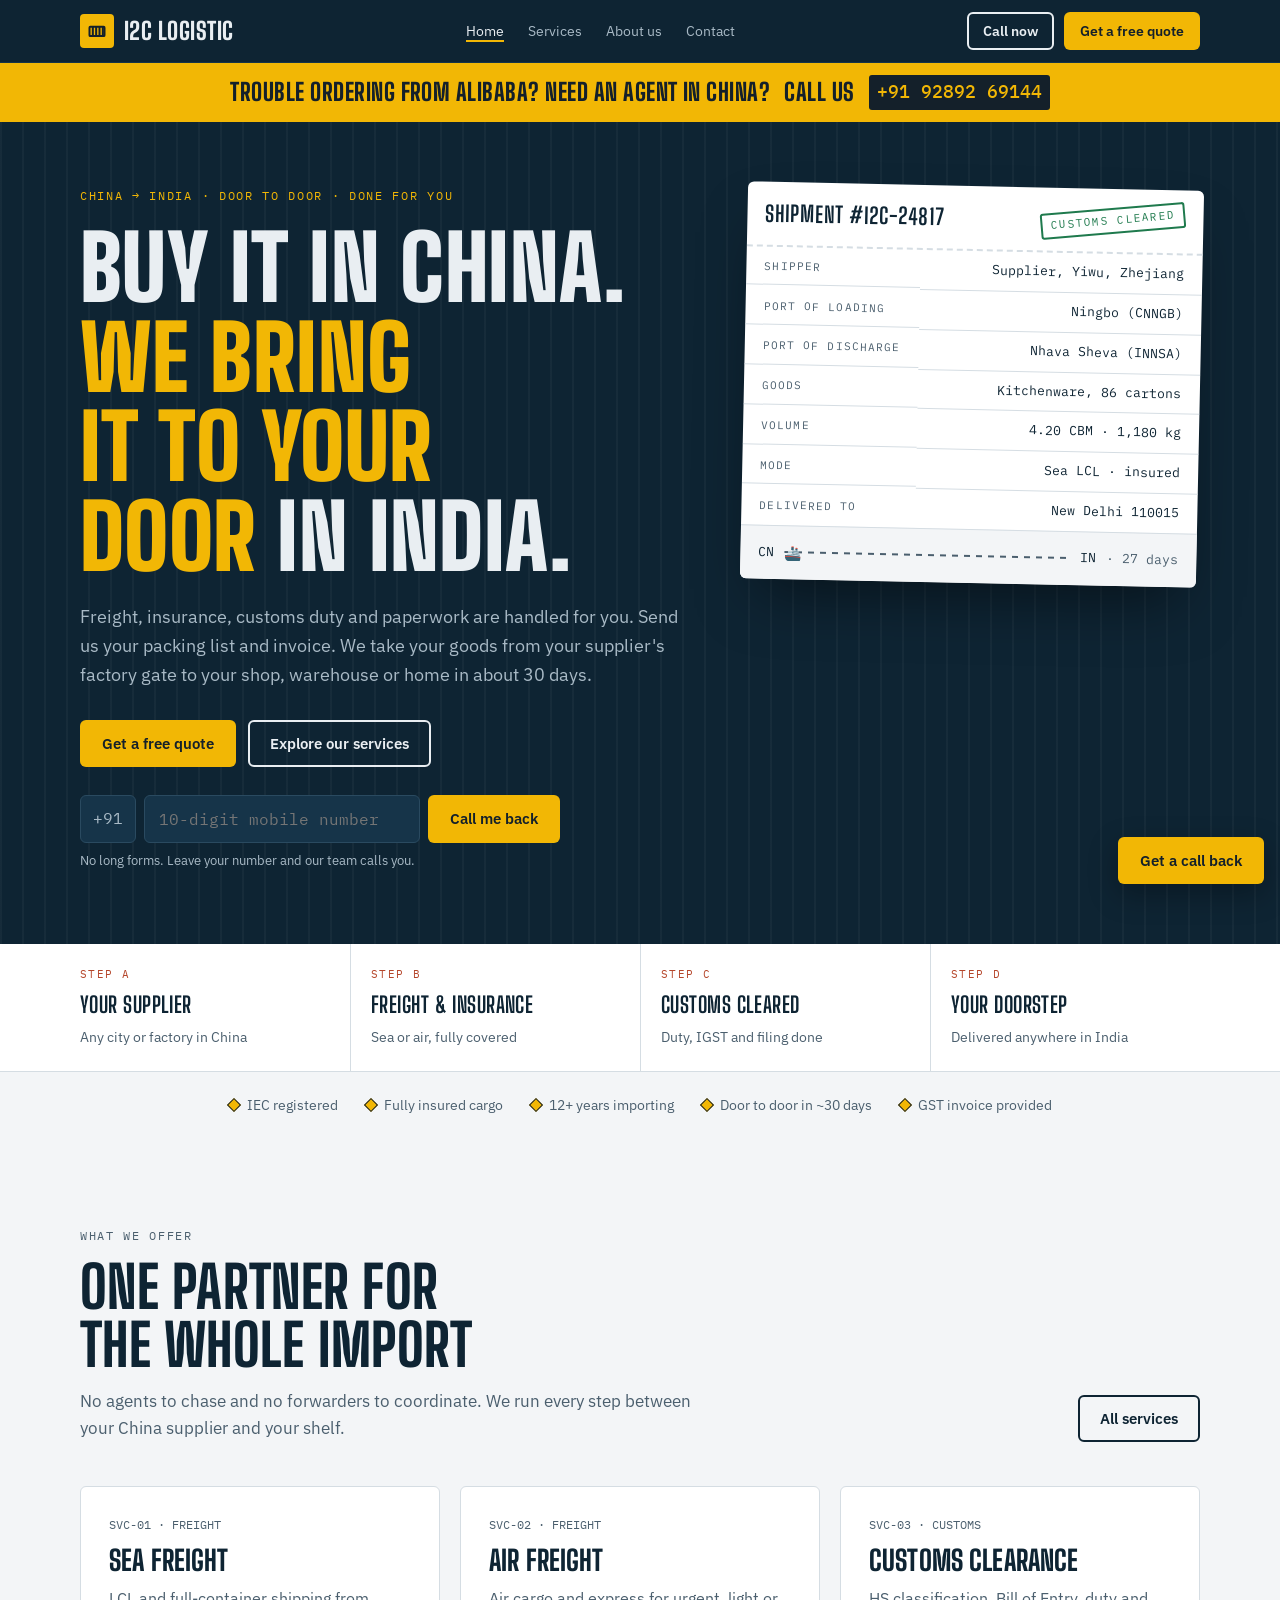
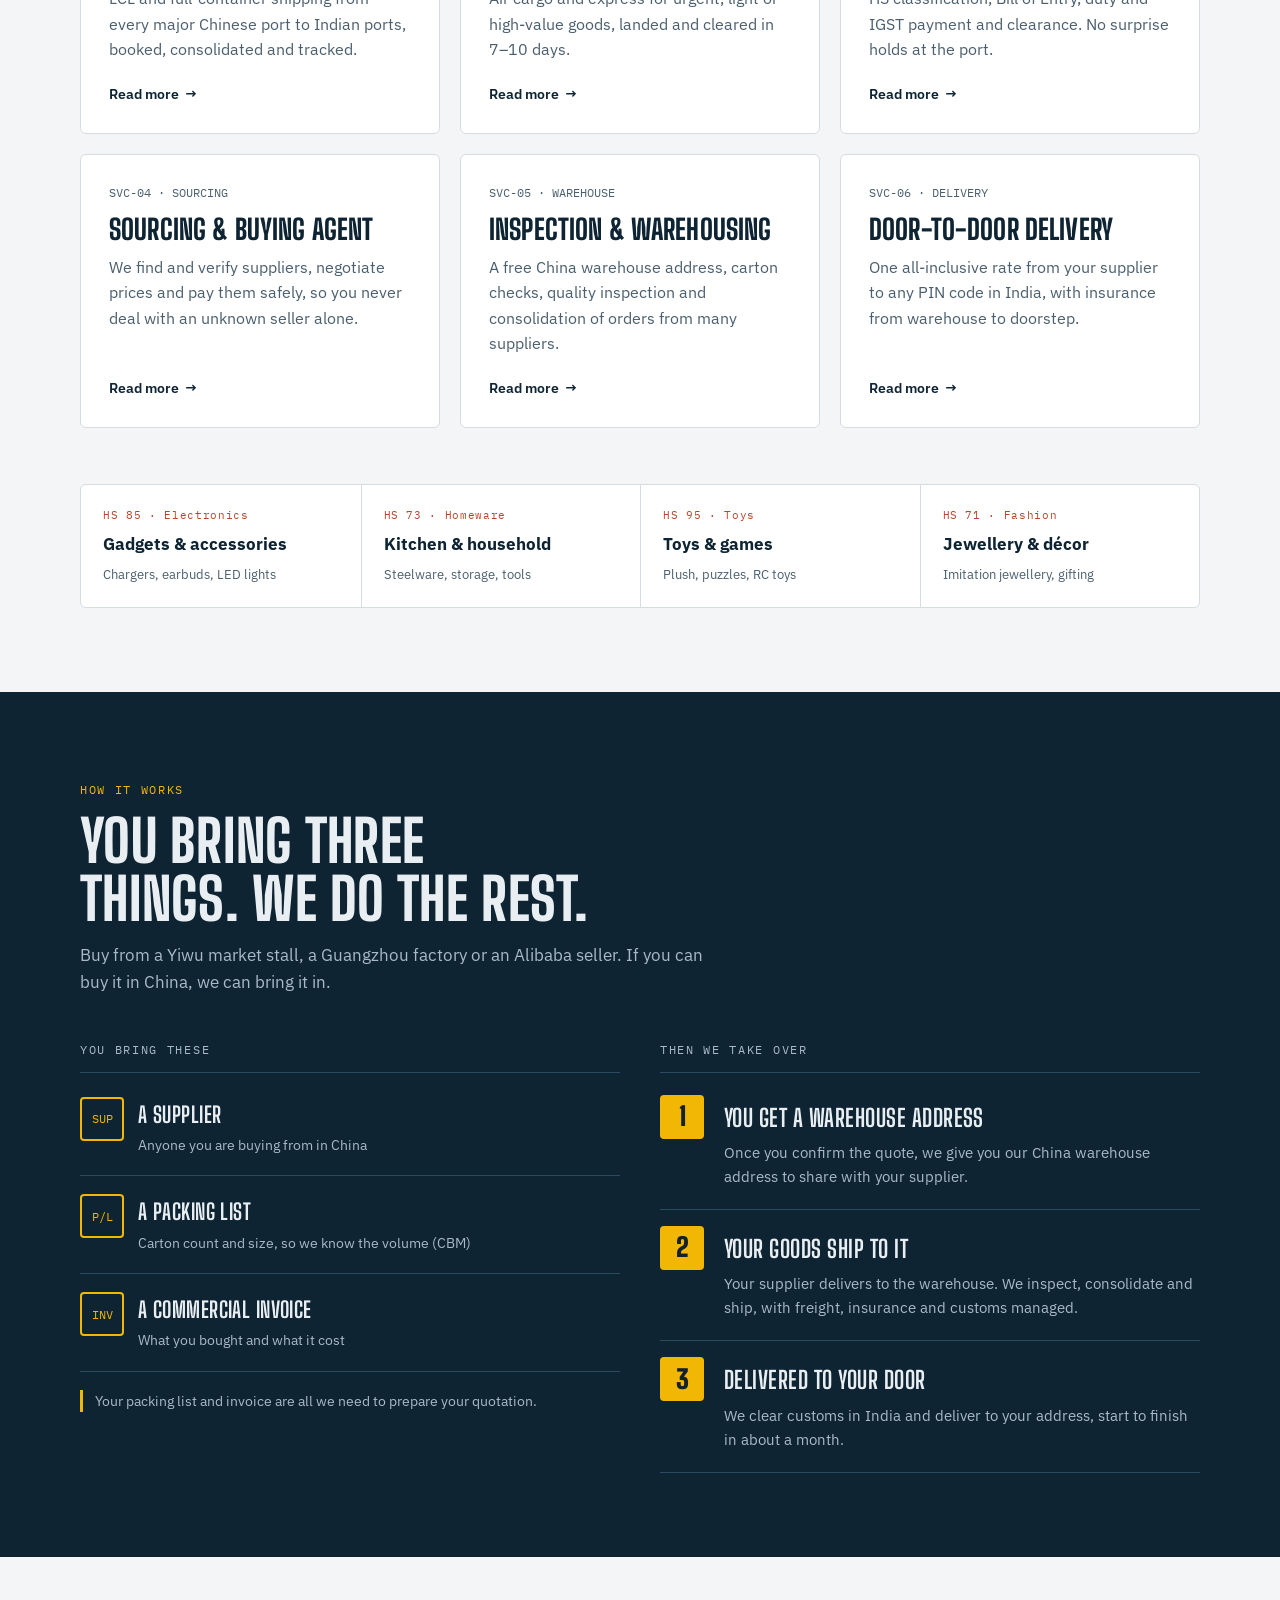
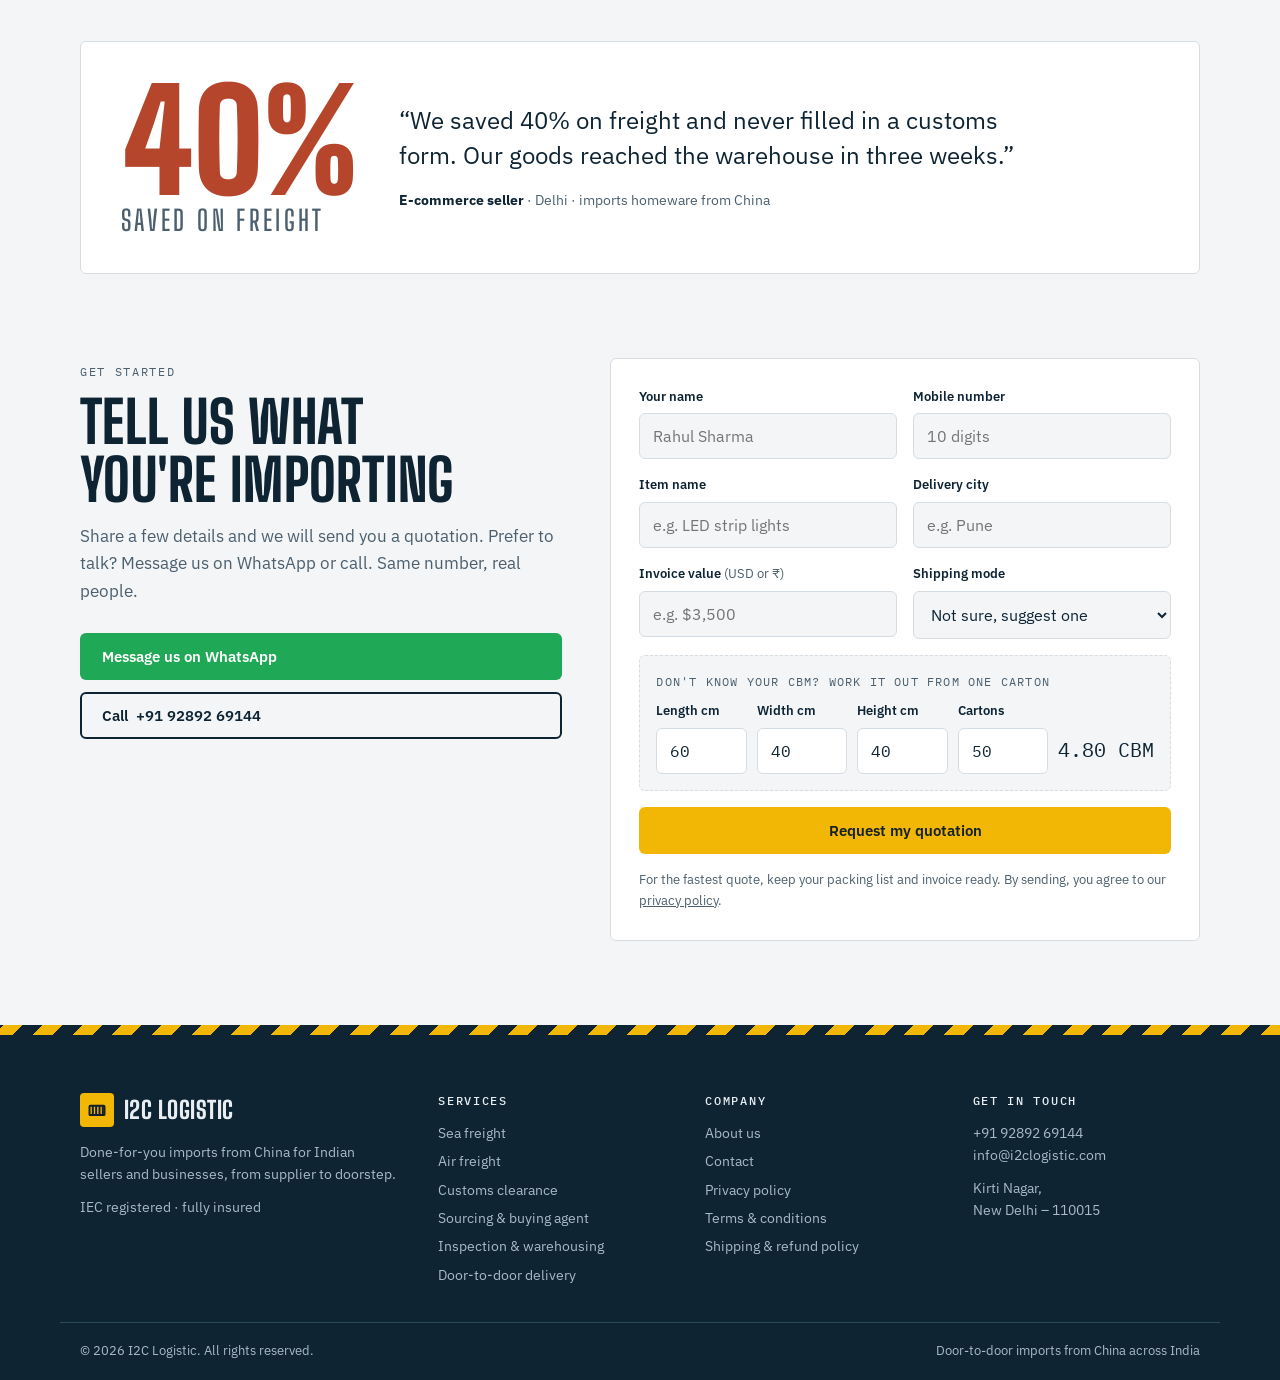
<file: index.html>
<!doctype html>
<html lang="en">
<head>
<meta charset="utf-8">
<meta name="viewport" content="width=device-width,initial-scale=1,viewport-fit=cover">
<meta name="description" content="Import anything from China to India, door to door. Freight, customs and delivery handled by I2C Logistic.">
<title>I2C Logistic</title>
<link rel="preconnect" href="https://fonts.googleapis.com">
<link rel="preconnect" href="https://fonts.gstatic.com" crossorigin>
<link rel="stylesheet" href="https://fonts.googleapis.com/css2?family=Big+Shoulders+Display:wght@600;800;900&family=IBM+Plex+Sans:wght@400;500;600&family=IBM+Plex+Mono:wght@400;500&display=swap">
<link rel="stylesheet" href="styles.css">

</head>
<body data-page="home">
<div id="site-header"></div>

<section class="hero">
  <div class="wrap hero-grid">
    <div>
      <span class="eyebrow">China → India · door to door · done for you</span>
      <h1>Buy it in China. <em>We bring it to your door</em> in India.</h1>
      <p class="lede">Freight, insurance, customs duty and paperwork are handled for you. Send us your packing list and invoice. We take your goods from your supplier's factory gate to your shop, warehouse or home in about 30 days.</p>
      <div class="hero-actions">
        <a class="btn btn-yellow" href="#quote">Get a free quote</a>
        <a class="btn btn-ghost" href="services.html">Explore our services</a>
      </div>
      <form class="callback" id="callback" novalidate>
        <span class="cc">+91</span>
        <input id="cb-phone" type="tel" inputmode="numeric" maxlength="10" placeholder="10-digit mobile number" aria-label="Your mobile number">
        <button class="btn btn-yellow" type="submit">Call me back</button>
        <small>No long forms. Leave your number and our team calls you.</small>
        <div class="callback-msg" id="cb-msg" hidden></div>
      </form>
    </div>

    <aside class="manifest" aria-label="Sample shipment">
      <div class="manifest-head"><strong>Shipment #I2C-24817</strong><span class="stamp">Customs cleared</span></div>
      <dl>
        <dt>Shipper</dt><dd>Supplier, Yiwu, Zhejiang</dd>
        <dt>Port of loading</dt><dd>Ningbo (CNNGB)</dd>
        <dt>Port of discharge</dt><dd>Nhava Sheva (INNSA)</dd>
        <dt>Goods</dt><dd>Kitchenware, 86 cartons</dd>
        <dt>Volume</dt><dd>4.20 CBM · 1,180 kg</dd>
        <dt>Mode</dt><dd>Sea LCL · insured</dd>
        <dt>Delivered to</dt><dd>New Delhi 110015</dd>
      </dl>
      <div class="route"><span>CN</span><div class="track"><span class="ship" aria-hidden="true">🚢</span></div><span>IN</span><span style="color:var(--muted)">· 27 days</span></div>
    </aside>
  </div>
</section>

<div class="journey">
  <ol class="wrap">
    <li><span class="k">Step A</span><strong>Your supplier</strong><small>Any city or factory in China</small></li>
    <li><span class="k">Step B</span><strong>Freight &amp; insurance</strong><small>Sea or air, fully covered</small></li>
    <li><span class="k">Step C</span><strong>Customs cleared</strong><small>Duty, IGST and filing done</small></li>
    <li><span class="k">Step D</span><strong>Your doorstep</strong><small>Delivered anywhere in India</small></li>
  </ol>
</div>

<div class="wrap trust" aria-label="Why importers trust us">
  <span>IEC registered</span><span>Fully insured cargo</span><span>12+ years importing</span><span>Door to door in ~30 days</span><span>GST invoice provided</span>
</div>

<section class="block" id="services">
  <div class="wrap">
    <div class="sec-row">
      <div class="sec-head">
        <span class="eyebrow">What we offer</span>
        <h2>One partner for the whole import</h2>
        <p>No agents to chase and no forwarders to coordinate. We run every step between your China supplier and your shelf.</p>
      </div>
      <a class="btn btn-ghost" href="services.html">All services</a>
    </div>
    <div class="services">
      <a class="svc" href="service-sea-freight.html"><span class="code">SVC-01 · FREIGHT</span><h3>Sea freight</h3><p>LCL and full-container shipping from every major Chinese port to Indian ports, booked, consolidated and tracked.</p><span class="more">Read more</span></a>
      <a class="svc" href="service-air-freight.html"><span class="code">SVC-02 · FREIGHT</span><h3>Air freight</h3><p>Air cargo and express for urgent, light or high-value goods, landed and cleared in 7–10 days.</p><span class="more">Read more</span></a>
      <a class="svc" href="service-customs-clearance.html"><span class="code">SVC-03 · CUSTOMS</span><h3>Customs clearance</h3><p>HS classification, Bill of Entry, duty and IGST payment and clearance. No surprise holds at the port.</p><span class="more">Read more</span></a>
      <a class="svc" href="service-sourcing.html"><span class="code">SVC-04 · SOURCING</span><h3>Sourcing &amp; buying agent</h3><p>We find and verify suppliers, negotiate prices and pay them safely, so you never deal with an unknown seller alone.</p><span class="more">Read more</span></a>
      <a class="svc" href="service-inspection-warehousing.html"><span class="code">SVC-05 · WAREHOUSE</span><h3>Inspection &amp; warehousing</h3><p>A free China warehouse address, carton checks, quality inspection and consolidation of orders from many suppliers.</p><span class="more">Read more</span></a>
      <a class="svc" href="service-door-delivery.html"><span class="code">SVC-06 · DELIVERY</span><h3>Door-to-door delivery</h3><p>One all-inclusive rate from your supplier to any PIN code in India, with insurance from warehouse to doorstep.</p><span class="more">Read more</span></a>
    </div>

    <div class="cats" aria-label="What sellers import">
      <div class="cat"><span class="hs">HS 85 · Electronics</span><strong>Gadgets &amp; accessories</strong><small>Chargers, earbuds, LED lights</small></div>
      <div class="cat"><span class="hs">HS 73 · Homeware</span><strong>Kitchen &amp; household</strong><small>Steelware, storage, tools</small></div>
      <div class="cat"><span class="hs">HS 95 · Toys</span><strong>Toys &amp; games</strong><small>Plush, puzzles, RC toys</small></div>
      <div class="cat"><span class="hs">HS 71 · Fashion</span><strong>Jewellery &amp; décor</strong><small>Imitation jewellery, gifting</small></div>
    </div>
  </div>
</section>

<section class="block how" id="how">
  <div class="wrap">
    <div class="sec-head">
      <span class="eyebrow">How it works</span>
      <h2>You bring three things. We do the rest.</h2>
      <p>Buy from a Yiwu market stall, a Guangzhou factory or an Alibaba seller. If you can buy it in China, we can bring it in.</p>
    </div>
    <div class="how-grid">
      <div>
        <div class="panel-title">You bring these</div>
        <ul class="docs">
          <li><span class="ico">SUP</span><div><strong>A supplier</strong><small>Anyone you are buying from in China</small></div></li>
          <li><span class="ico">P/L</span><div><strong>A packing list</strong><small>Carton count and size, so we know the volume (CBM)</small></div></li>
          <li><span class="ico">INV</span><div><strong>A commercial invoice</strong><small>What you bought and what it cost</small></div></li>
        </ul>
        <p class="note">Your packing list and invoice are all we need to prepare your quotation.</p>
      </div>
      <div>
        <div class="panel-title">Then we take over</div>
        <ol class="steps">
          <li><strong>You get a warehouse address</strong><p>Once you confirm the quote, we give you our China warehouse address to share with your supplier.</p></li>
          <li><strong>Your goods ship to it</strong><p>Your supplier delivers to the warehouse. We inspect, consolidate and ship, with freight, insurance and customs managed.</p></li>
          <li><strong>Delivered to your door</strong><p>We clear customs in India and deliver to your address, start to finish in about a month.</p></li>
        </ol>
      </div>
    </div>
  </div>
</section>

<section class="block" id="results">
  <div class="wrap">
    <div class="proof">
      <div class="big">40%<small>saved on freight</small></div>
      <div>
        <blockquote>“We saved 40% on freight and never filled in a customs form. Our goods reached the warehouse in three weeks.”</blockquote>
        <cite><b>E-commerce seller</b> · Delhi · imports homeware from China</cite>
      </div>
    </div>
  </div>
</section>

<section class="block" id="quote" style="padding-top:0">
  <div class="wrap quote-grid">
    <div>
      <div class="sec-head" style="margin-bottom:0">
        <span class="eyebrow">Get started</span>
        <h2>Tell us what you're importing</h2>
        <p>Share a few details and we will send you a quotation. Prefer to talk? Message us on WhatsApp or call. Same number, real people.</p>
      </div>
      <div class="contact-list">
        <a class="btn btn-wa" data-wa href="#" target="_blank" rel="noopener">Message us on WhatsApp</a>
        <a class="btn btn-ghost" data-tel href="#">Call <span data-phone></span></a>
      </div>
    </div>

    <form class="card" id="quote-form" novalidate>
      <div class="field"><label for="q-name">Your name</label><input id="q-name" autocomplete="name" placeholder="Rahul Sharma" required></div>
      <div class="field"><label for="q-phone">Mobile number</label><input id="q-phone" type="tel" inputmode="numeric" maxlength="10" placeholder="10 digits" required></div>
      <div class="field"><label for="q-item">Item name</label><input id="q-item" placeholder="e.g. LED strip lights" required></div>
      <div class="field"><label for="q-city">Delivery city</label><input id="q-city" placeholder="e.g. Pune"></div>
      <div class="field"><label for="q-value">Invoice value <span>(USD or ₹)</span></label><input id="q-value" placeholder="e.g. $3,500"></div>
      <div class="field"><label for="q-mode">Shipping mode</label>
        <select id="q-mode"><option>Not sure, suggest one</option><option>Sea (cheaper, ~30 days)</option><option>Air (faster, ~7–10 days)</option></select></div>

      <div class="cbm" aria-label="CBM calculator">
        <span class="t">Don't know your CBM? Work it out from one carton</span>
        <div class="field"><label for="c-l">Length cm</label><input id="c-l" type="number" min="0" value="60"></div>
        <div class="field"><label for="c-w">Width cm</label><input id="c-w" type="number" min="0" value="40"></div>
        <div class="field"><label for="c-h">Height cm</label><input id="c-h" type="number" min="0" value="40"></div>
        <div class="field"><label for="c-n">Cartons</label><input id="c-n" type="number" min="0" value="50"></div>
        <output id="c-out" for="c-l c-w c-h c-n">4.80 CBM</output>
      </div>

      <button class="btn btn-yellow" type="submit">Request my quotation</button>
      <div class="result" id="q-result" hidden>
        <strong>Your request is ready to send.</strong>
        <span>Tap below to send these details to our team on WhatsApp. We reply within one business day.</span>
        <a class="btn btn-wa" id="q-send" href="#" target="_blank" rel="noopener">Send on WhatsApp</a>
      </div>
      <p class="form-foot">For the fastest quote, keep your packing list and invoice ready. By sending, you agree to our <a href="privacy-policy.html">privacy policy</a>.</p>
    </form>
  </div>
</section>

<div id="site-footer"></div>
<script src="site.js"></script>
</body>
</html>
</file>
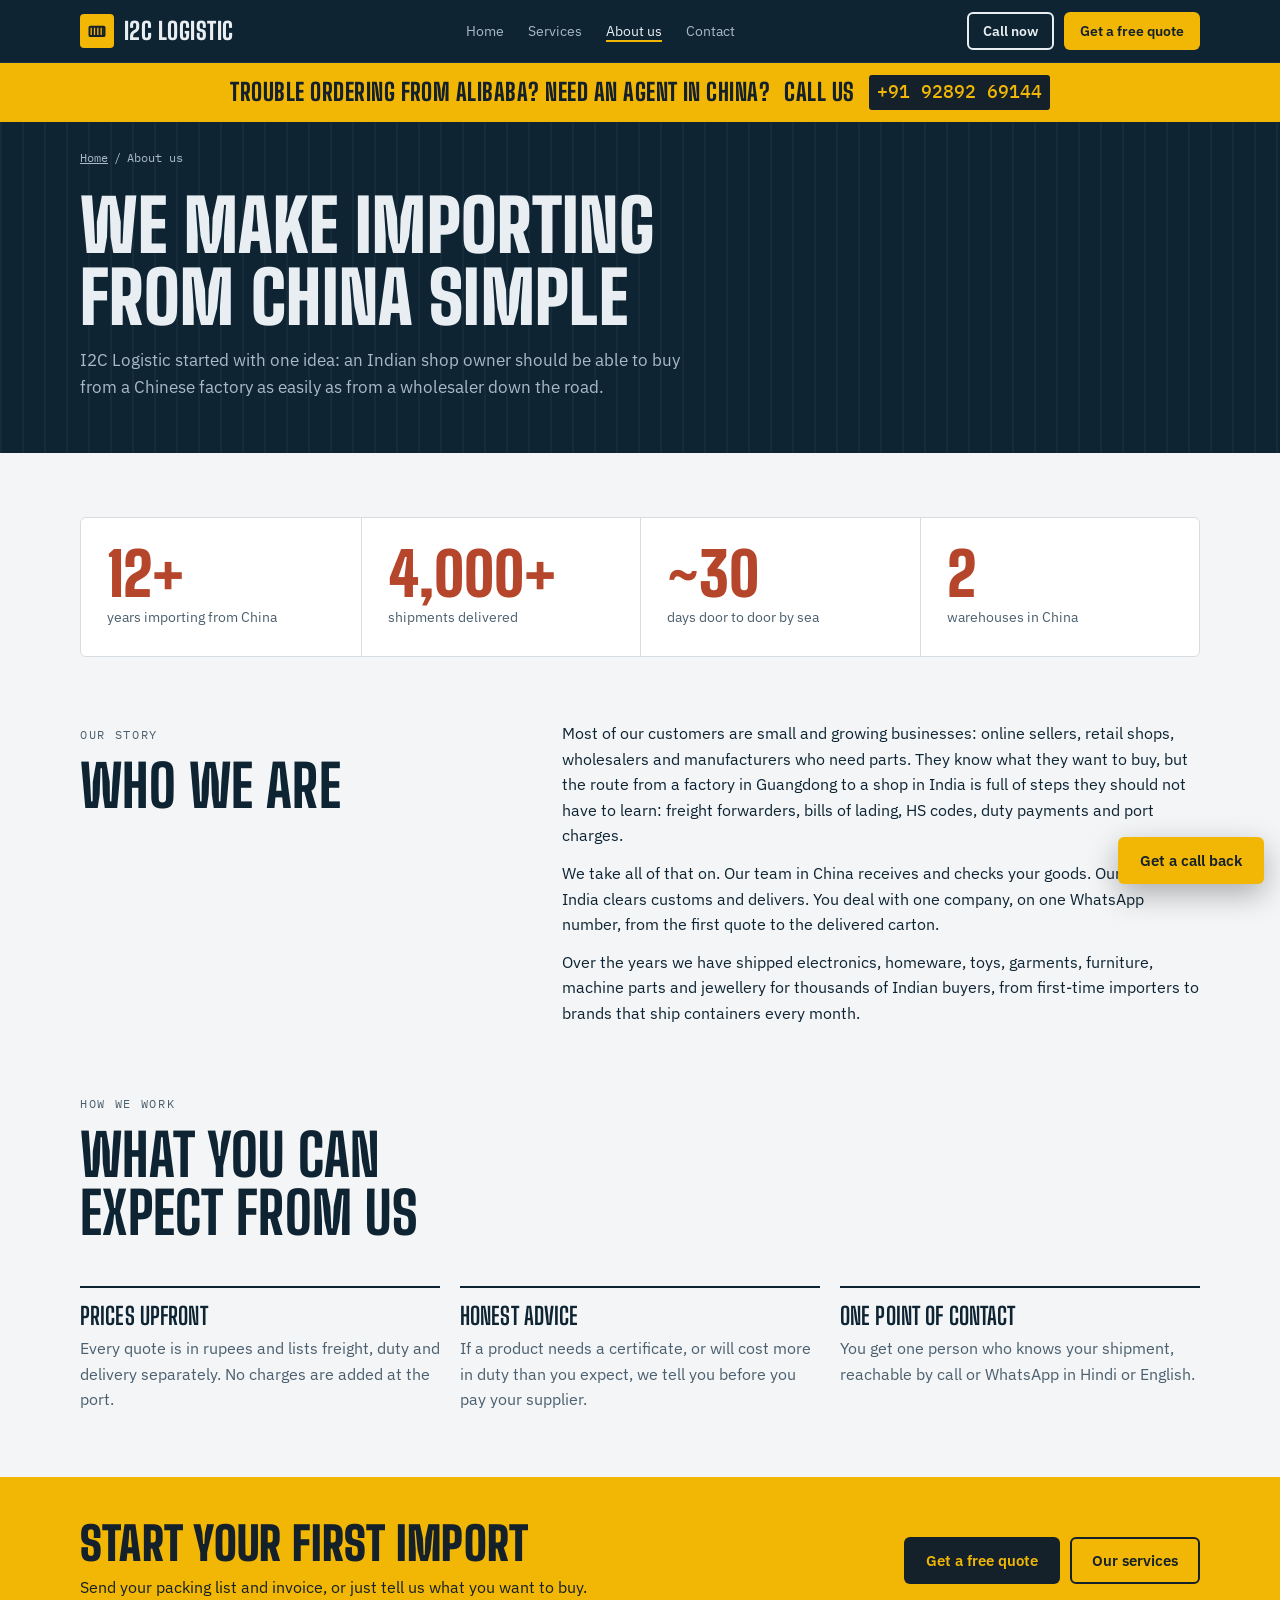
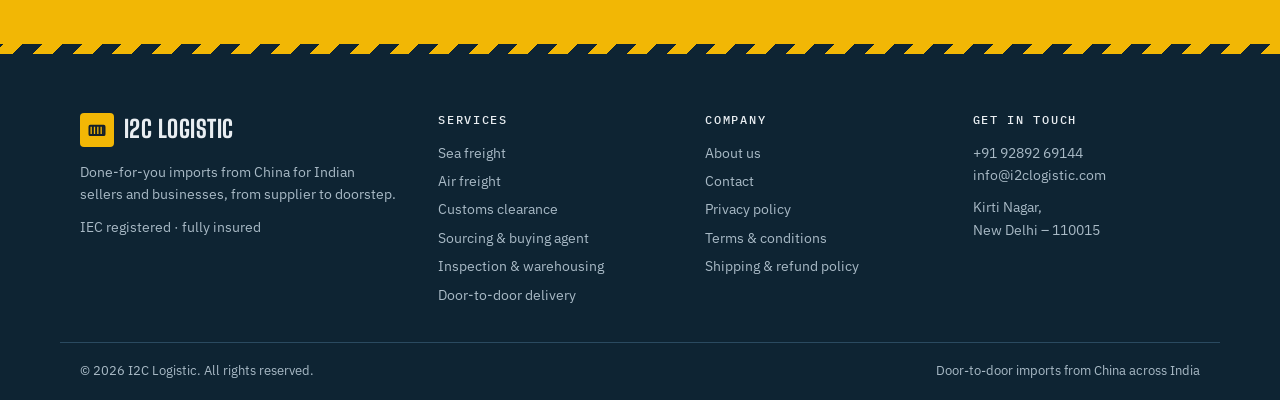
<file: about.html>
<!doctype html>
<html lang="en">
<head>
<meta charset="utf-8">
<meta name="viewport" content="width=device-width,initial-scale=1,viewport-fit=cover">
<title>About Us · I2C Logistic</title>
<meta name="description" content="I2C Logistic helps Indian sellers and businesses import from China, door to door.">
<link rel="preconnect" href="https://fonts.googleapis.com">
<link rel="preconnect" href="https://fonts.gstatic.com" crossorigin>
<link rel="stylesheet" href="https://fonts.googleapis.com/css2?family=Big+Shoulders+Display:wght@600;800;900&family=IBM+Plex+Sans:wght@400;500;600&family=IBM+Plex+Mono:wght@400;500&display=swap">
<link rel="stylesheet" href="styles.css">
</head>
<body data-page="about">
<div id="site-header"></div>

<section class="page-head">
  <div class="wrap">
    <nav class="crumbs" aria-label="Breadcrumb"><a href="index.html">Home</a> / <span>About us</span></nav>
    <h1>We make importing from China simple</h1>
    <p>I2C Logistic started with one idea: an Indian shop owner should be able to buy from a Chinese factory as easily as from a wholesaler down the road.</p>
  </div>
</section>

<section class="block tight">
  <div class="wrap">
    <div class="stats">
      <div class="stat"><b>12+</b><span>years importing from China</span></div>
      <div class="stat"><b>4,000+</b><span>shipments delivered</span></div>
      <div class="stat"><b>~30</b><span>days door to door by sea</span></div>
      <div class="stat"><b>2</b><span>warehouses in China</span></div>
    </div>
  </div>
</section>

<section class="block tight" style="padding-top:0">
  <div class="wrap split">
    <div class="sec-head"><span class="eyebrow">Our story</span><h2>Who we are</h2></div>
    <div class="prose">
      <p>Most of our customers are small and growing businesses: online sellers, retail shops, wholesalers and manufacturers who need parts. They know what they want to buy, but the route from a factory in Guangdong to a shop in India is full of steps they should not have to learn: freight forwarders, bills of lading, HS codes, duty payments and port charges.</p>
      <p>We take all of that on. Our team in China receives and checks your goods. Our team in India clears customs and delivers. You deal with one company, on one WhatsApp number, from the first quote to the delivered carton.</p>
      <p>Over the years we have shipped electronics, homeware, toys, garments, furniture, machine parts and jewellery for thousands of Indian buyers, from first-time importers to brands that ship containers every month.</p>
    </div>
  </div>
</section>

<section class="block tight" style="padding-top:0">
  <div class="wrap">
    <div class="sec-head"><span class="eyebrow">How we work</span><h2>What you can expect from us</h2></div>
    <div class="values">
      <div><h3>Prices upfront</h3><p>Every quote is in rupees and lists freight, duty and delivery separately. No charges are added at the port.</p></div>
      <div><h3>Honest advice</h3><p>If a product needs a certificate, or will cost more in duty than you expect, we tell you before you pay your supplier.</p></div>
      <div><h3>One point of contact</h3><p>You get one person who knows your shipment, reachable by call or WhatsApp in Hindi or English.</p></div>
    </div>
  </div>
</section>

<section class="cta-band">
  <div class="wrap">
    <div><h2>Start your first import</h2><p>Send your packing list and invoice, or just tell us what you want to buy.</p></div>
    <div class="acts"><a class="btn btn-navy" href="contact.html#quote">Get a free quote</a><a class="btn btn-ghost" href="services.html">Our services</a></div>
  </div>
</section>

<div id="site-footer"></div>
<script src="site.js"></script>
</body>
</html>
</file>
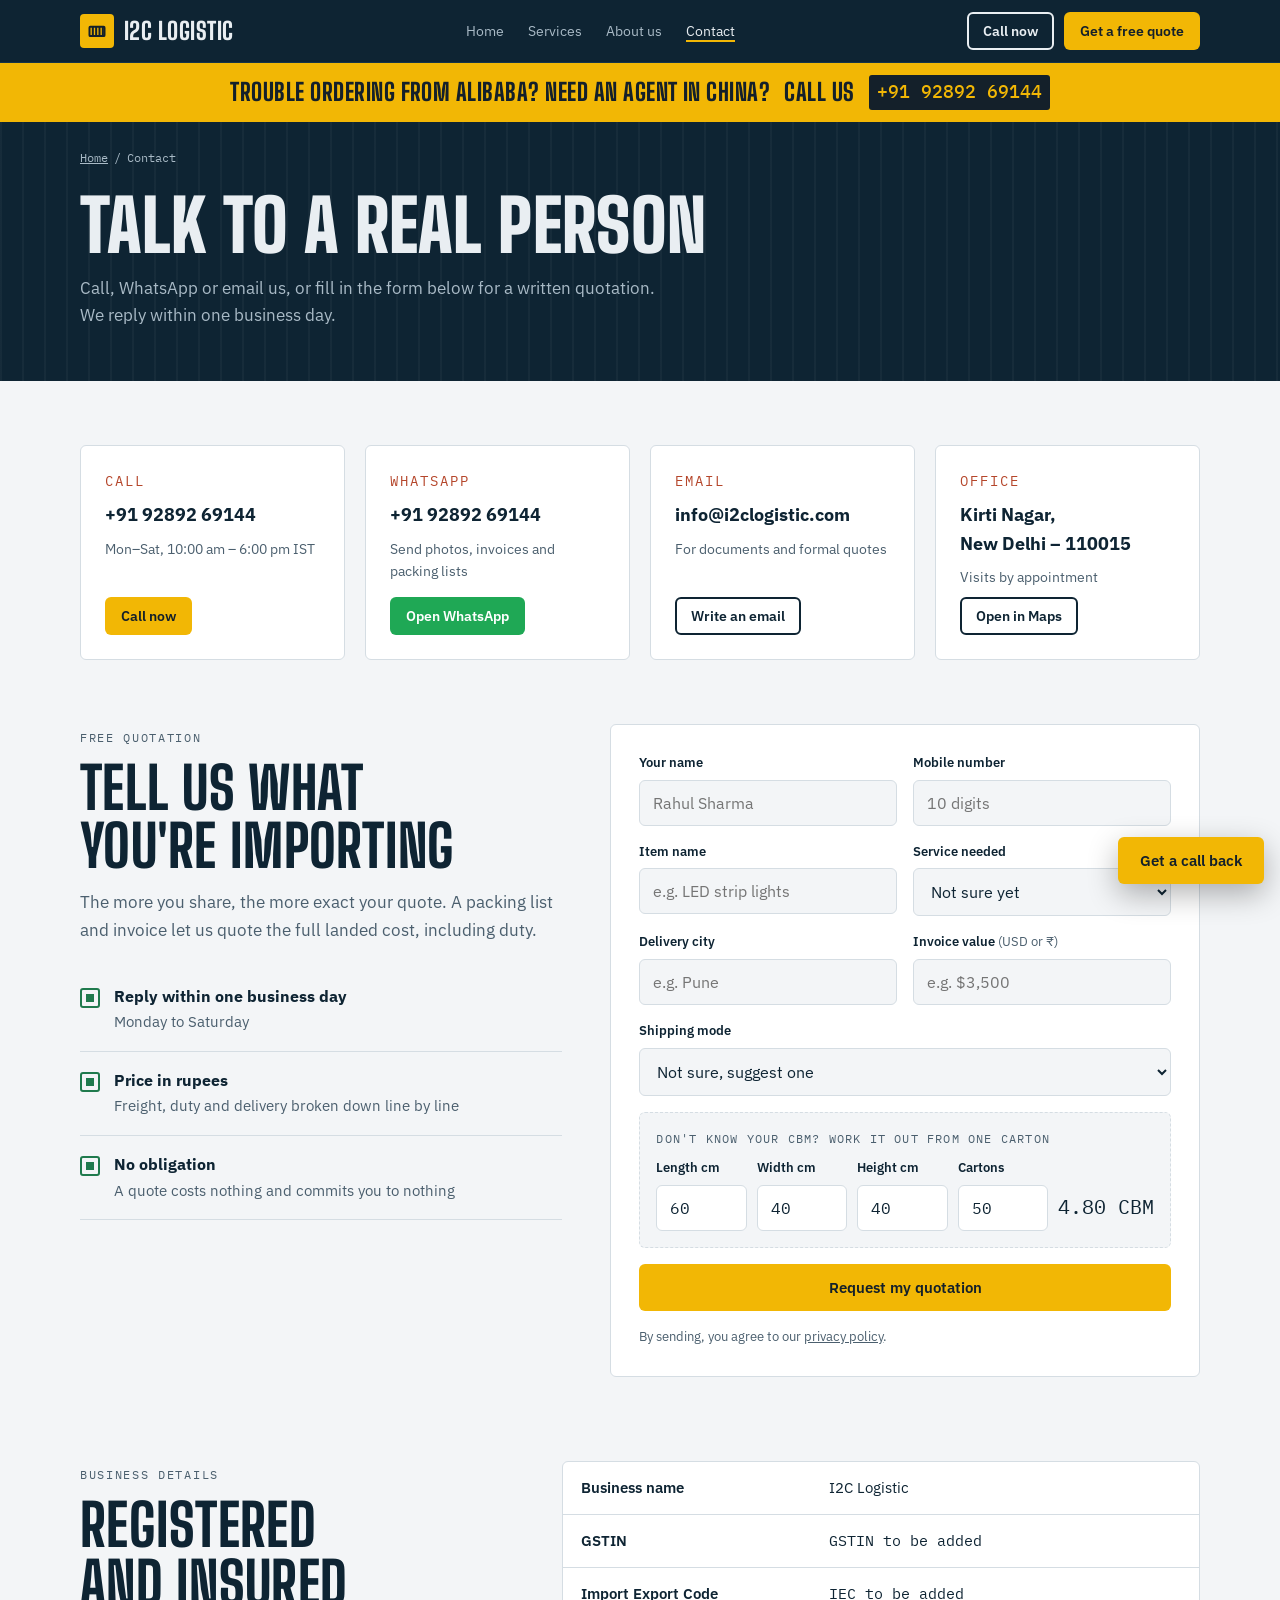
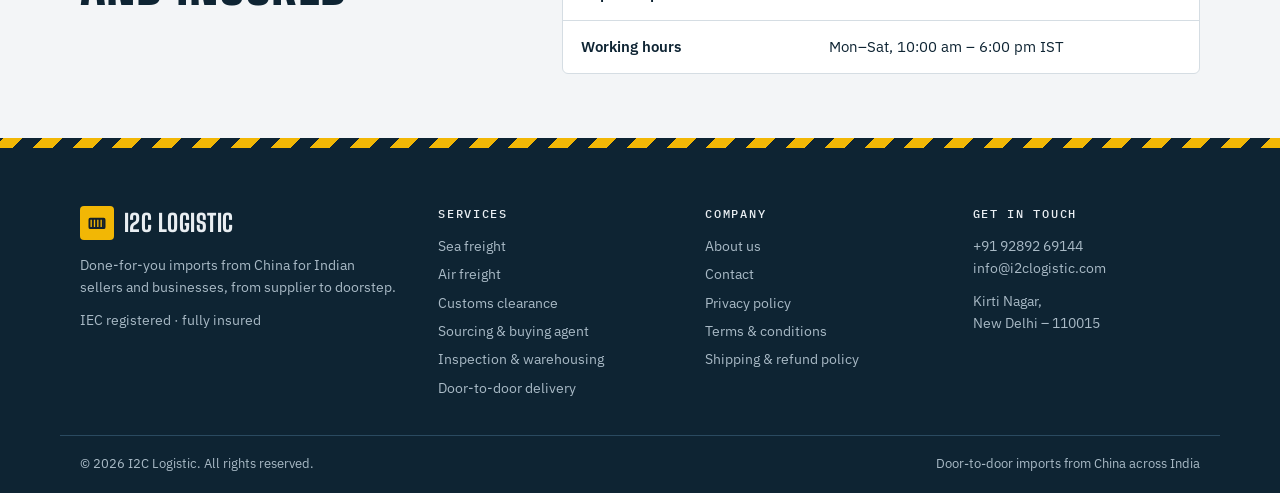
<file: contact.html>
<!doctype html>
<html lang="en">
<head>
<meta charset="utf-8">
<meta name="viewport" content="width=device-width,initial-scale=1,viewport-fit=cover">
<title>Contact · I2C Logistic</title>
<meta name="description" content="Call, WhatsApp or email I2C Logistic for a free quote to import from China to India.">
<link rel="preconnect" href="https://fonts.googleapis.com">
<link rel="preconnect" href="https://fonts.gstatic.com" crossorigin>
<link rel="stylesheet" href="https://fonts.googleapis.com/css2?family=Big+Shoulders+Display:wght@600;800;900&family=IBM+Plex+Sans:wght@400;500;600&family=IBM+Plex+Mono:wght@400;500&display=swap">
<link rel="stylesheet" href="styles.css">
</head>
<body data-page="contact">
<div id="site-header"></div>

<section class="page-head">
  <div class="wrap">
    <nav class="crumbs" aria-label="Breadcrumb"><a href="index.html">Home</a> / <span>Contact</span></nav>
    <h1>Talk to a real person</h1>
    <p>Call, WhatsApp or email us, or fill in the form below for a written quotation. We reply within one business day.</p>
  </div>
</section>

<section class="block tight">
  <div class="wrap contact-cards">
    <div class="cc-card"><span class="eyebrow">Call</span><strong data-phone></strong><span data-hours></span><a class="btn btn-yellow" data-tel href="#">Call now</a></div>
    <div class="cc-card"><span class="eyebrow">WhatsApp</span><strong data-phone></strong><span>Send photos, invoices and packing lists</span><a class="btn btn-wa" data-wa href="#" target="_blank" rel="noopener">Open WhatsApp</a></div>
    <div class="cc-card"><span class="eyebrow">Email</span><strong data-email></strong><span>For documents and formal quotes</span><a class="btn btn-ghost" data-mailto href="#">Write an email</a></div>
    <div class="cc-card"><span class="eyebrow">Office</span><strong><address data-address style="font-style:normal"></address></strong><span>Visits by appointment</span><a class="btn btn-ghost" id="map-link" href="https://www.google.com/maps" target="_blank" rel="noopener">Open in Maps</a></div>
  </div>
</section>

<section class="block" id="quote" style="padding-top:0;scroll-margin-top:110px">
  <div class="wrap quote-grid">
    <div>
      <div class="sec-head" style="margin-bottom:0">
        <span class="eyebrow">Free quotation</span>
        <h2>Tell us what you're importing</h2>
        <p>The more you share, the more exact your quote. A packing list and invoice let us quote the full landed cost, including duty.</p>
      </div>
      <ul class="checks" style="grid-template-columns:1fr;margin-top:24px">
        <li><div><strong>Reply within one business day</strong><span>Monday to Saturday</span></div></li>
        <li><div><strong>Price in rupees</strong><span>Freight, duty and delivery broken down line by line</span></div></li>
        <li><div><strong>No obligation</strong><span>A quote costs nothing and commits you to nothing</span></div></li>
      </ul>
    </div>

    <form class="card" id="quote-form" novalidate>
      <div class="field"><label for="q-name">Your name</label><input id="q-name" autocomplete="name" placeholder="Rahul Sharma" required></div>
      <div class="field"><label for="q-phone">Mobile number</label><input id="q-phone" type="tel" inputmode="numeric" maxlength="10" placeholder="10 digits" required></div>
      <div class="field"><label for="q-item">Item name</label><input id="q-item" placeholder="e.g. LED strip lights" required></div>
      <div class="field"><label for="q-service">Service needed</label><select id="q-service"></select></div>
      <div class="field"><label for="q-city">Delivery city</label><input id="q-city" placeholder="e.g. Pune"></div>
      <div class="field"><label for="q-value">Invoice value <span>(USD or ₹)</span></label><input id="q-value" placeholder="e.g. $3,500"></div>
      <div class="field full"><label for="q-mode">Shipping mode</label>
        <select id="q-mode"><option>Not sure, suggest one</option><option>Sea (cheaper, ~30 days)</option><option>Air (faster, ~7–10 days)</option></select></div>

      <div class="cbm" aria-label="CBM calculator">
        <span class="t">Don't know your CBM? Work it out from one carton</span>
        <div class="field"><label for="c-l">Length cm</label><input id="c-l" type="number" min="0" value="60"></div>
        <div class="field"><label for="c-w">Width cm</label><input id="c-w" type="number" min="0" value="40"></div>
        <div class="field"><label for="c-h">Height cm</label><input id="c-h" type="number" min="0" value="40"></div>
        <div class="field"><label for="c-n">Cartons</label><input id="c-n" type="number" min="0" value="50"></div>
        <output id="c-out" for="c-l c-w c-h c-n">4.80 CBM</output>
      </div>

      <button class="btn btn-yellow" type="submit">Request my quotation</button>
      <div class="result" id="q-result" hidden>
        <strong>Your request is ready to send.</strong>
        <span>Tap below to send these details to our team on WhatsApp. We reply within one business day.</span>
        <a class="btn btn-wa" id="q-send" href="#" target="_blank" rel="noopener">Send on WhatsApp</a>
      </div>
      <p class="form-foot">By sending, you agree to our <a href="privacy-policy.html">privacy policy</a>.</p>
    </form>
  </div>
</section>

<section class="block tight" style="padding-top:0">
  <div class="wrap split">
    <div class="sec-head"><span class="eyebrow">Business details</span><h2>Registered and insured</h2></div>
    <div class="table-wrap">
      <table style="min-width:0">
        <tbody>
          <tr><td>Business name</td><td data-legal></td></tr>
          <tr><td>GSTIN</td><td class="num" data-gstin></td></tr>
          <tr><td>Import Export Code</td><td class="num" data-iec></td></tr>
          <tr><td>Working hours</td><td data-hours></td></tr>
        </tbody>
      </table>
    </div>
  </div>
</section>

<div id="site-footer"></div>
<script src="site.js"></script>
<script>
  // Point "Open in Maps" at the office address from CONFIG
  document.getElementById("map-link").href = "https://www.google.com/maps/search/?api=1&query=" +
    encodeURIComponent(CONFIG.address.replace(/<br\s*\/?>/g, ", "));
</script>
</body>
</html>
</file>
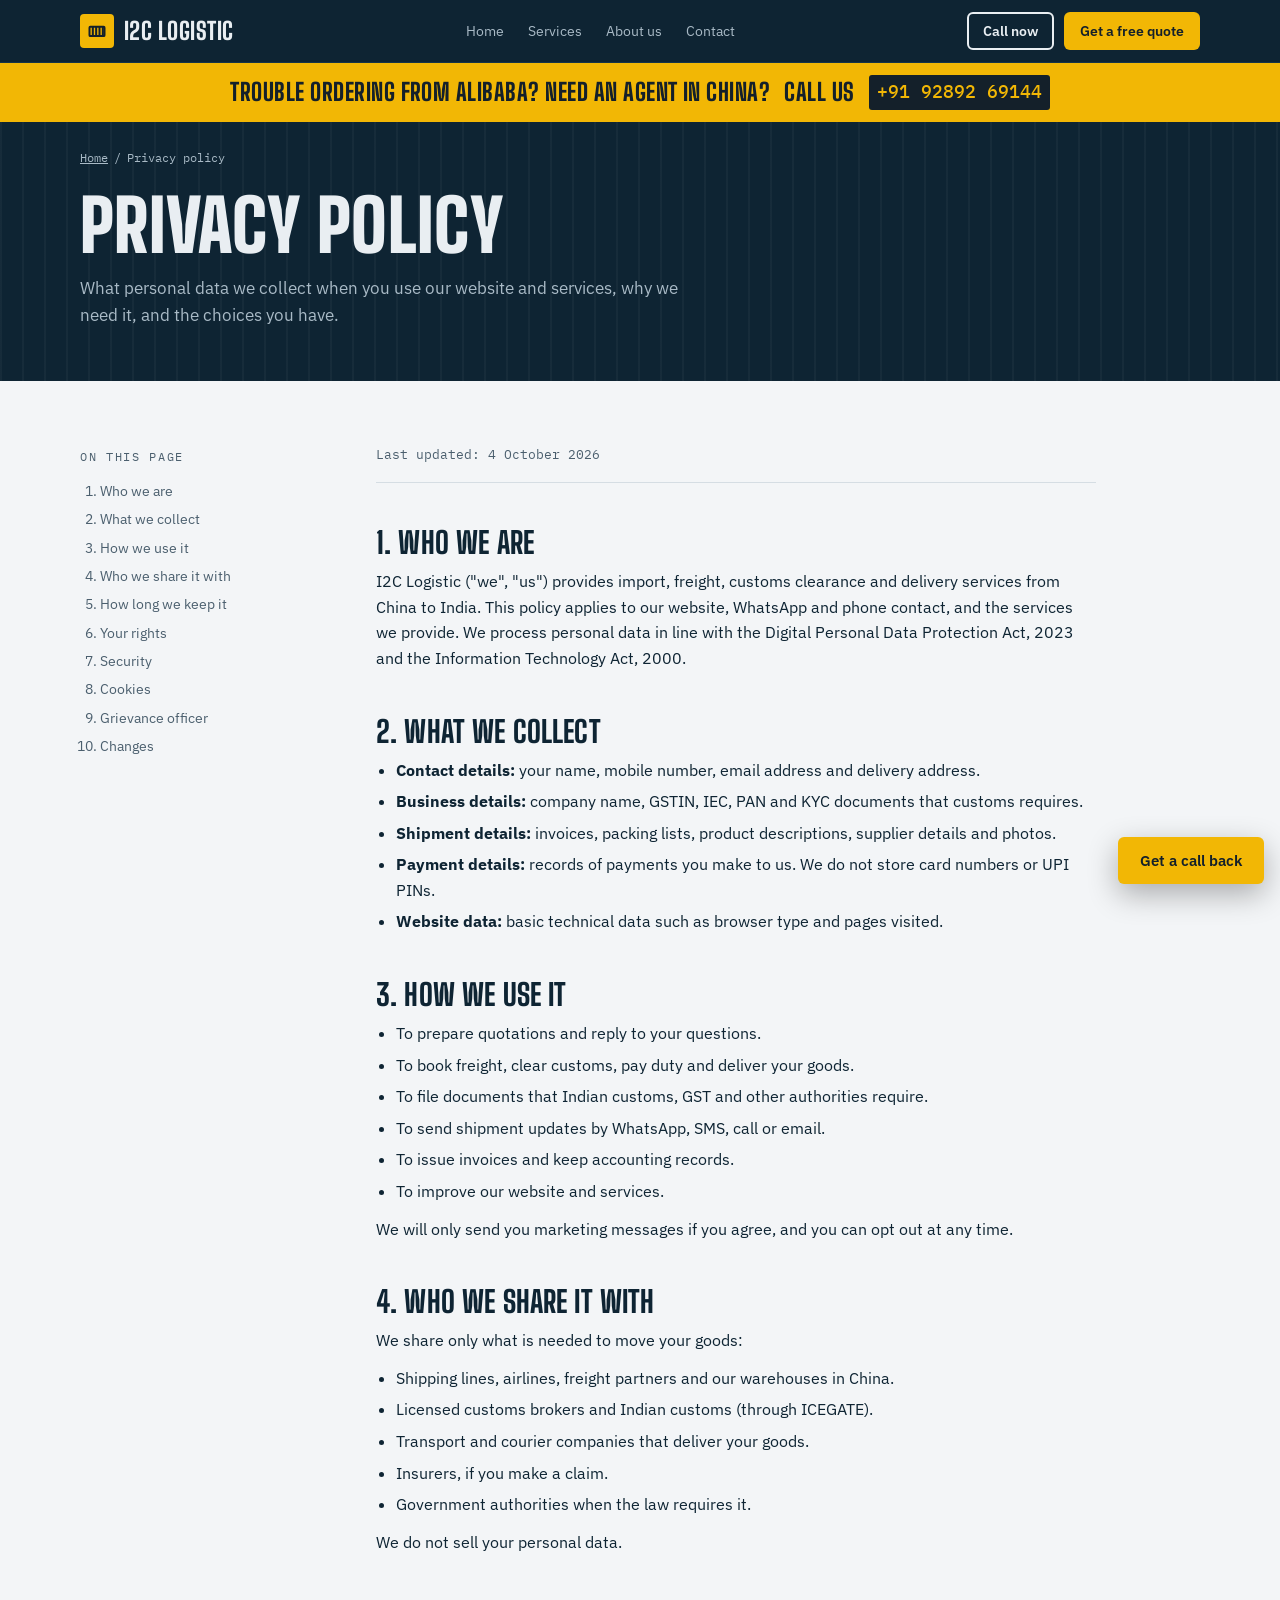
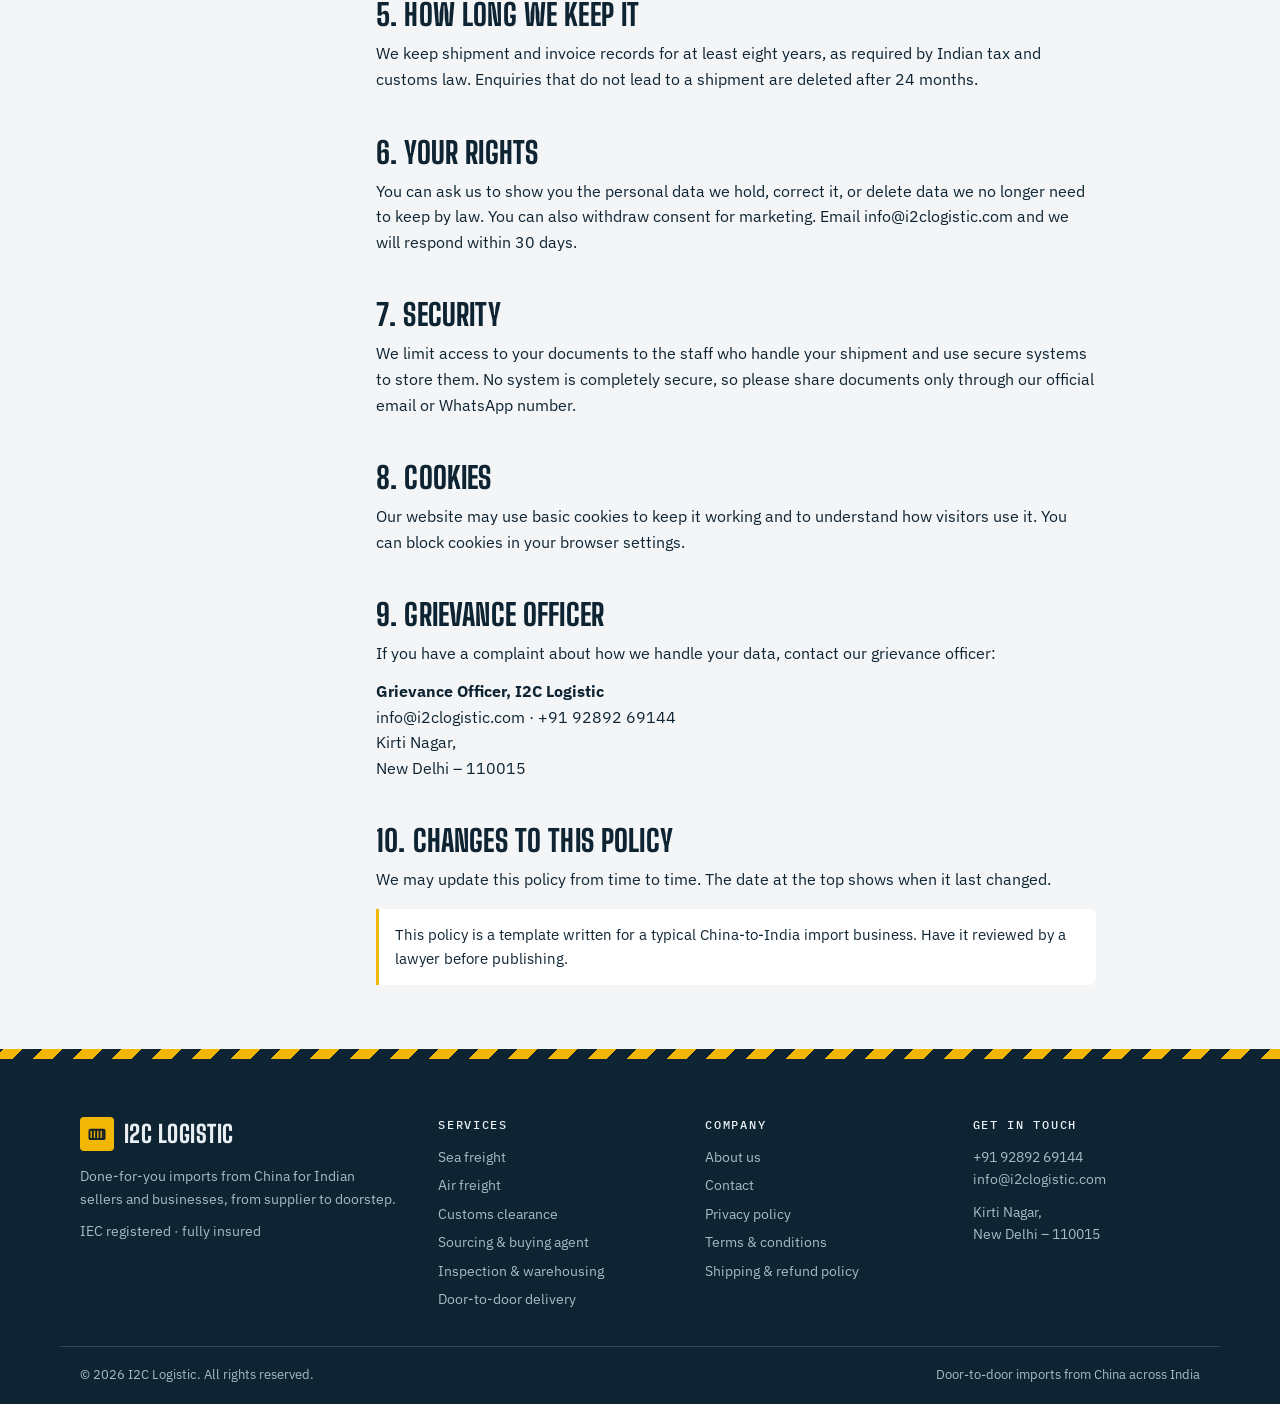
<file: privacy-policy.html>
<!doctype html>
<html lang="en">
<head>
<meta charset="utf-8">
<meta name="viewport" content="width=device-width,initial-scale=1,viewport-fit=cover">
<title>Privacy Policy · I2C Logistic</title>
<meta name="description" content="How I2C Logistic collects, uses and protects your personal data.">
<link rel="preconnect" href="https://fonts.googleapis.com">
<link rel="preconnect" href="https://fonts.gstatic.com" crossorigin>
<link rel="stylesheet" href="https://fonts.googleapis.com/css2?family=Big+Shoulders+Display:wght@600;800;900&family=IBM+Plex+Sans:wght@400;500;600&family=IBM+Plex+Mono:wght@400;500&display=swap">
<link rel="stylesheet" href="styles.css">
</head>
<body data-page="privacy">
<div id="site-header"></div>

<section class="page-head">
  <div class="wrap">
    <nav class="crumbs" aria-label="Breadcrumb"><a href="index.html">Home</a> / <span>Privacy policy</span></nav>
    <h1>Privacy policy</h1>
    <p>What personal data we collect when you use our website and services, why we need it, and the choices you have.</p>
  </div>
</section>

<section class="block tight">
  <div class="wrap legal-grid">
    <nav class="toc" aria-label="On this page">
      <span class="eyebrow">On this page</span>
      <ol>
        <li><a href="#who">Who we are</a></li>
        <li><a href="#collect">What we collect</a></li>
        <li><a href="#use">How we use it</a></li>
        <li><a href="#share">Who we share it with</a></li>
        <li><a href="#keep">How long we keep it</a></li>
        <li><a href="#rights">Your rights</a></li>
        <li><a href="#security">Security</a></li>
        <li><a href="#cookies">Cookies</a></li>
        <li><a href="#grievance">Grievance officer</a></li>
        <li><a href="#changes">Changes</a></li>
      </ol>
    </nav>
    <article class="prose">
      <p class="meta">Last updated: <span data-updated></span></p>

      <h2 id="who">1. Who we are</h2>
      <p><span data-legal></span> ("we", "us") provides import, freight, customs clearance and delivery services from China to India. This policy applies to our website, WhatsApp and phone contact, and the services we provide. We process personal data in line with the Digital Personal Data Protection Act, 2023 and the Information Technology Act, 2000.</p>

      <h2 id="collect">2. What we collect</h2>
      <ul>
        <li><strong>Contact details:</strong> your name, mobile number, email address and delivery address.</li>
        <li><strong>Business details:</strong> company name, GSTIN, IEC, PAN and KYC documents that customs requires.</li>
        <li><strong>Shipment details:</strong> invoices, packing lists, product descriptions, supplier details and photos.</li>
        <li><strong>Payment details:</strong> records of payments you make to us. We do not store card numbers or UPI PINs.</li>
        <li><strong>Website data:</strong> basic technical data such as browser type and pages visited.</li>
      </ul>

      <h2 id="use">3. How we use it</h2>
      <ul>
        <li>To prepare quotations and reply to your questions.</li>
        <li>To book freight, clear customs, pay duty and deliver your goods.</li>
        <li>To file documents that Indian customs, GST and other authorities require.</li>
        <li>To send shipment updates by WhatsApp, SMS, call or email.</li>
        <li>To issue invoices and keep accounting records.</li>
        <li>To improve our website and services.</li>
      </ul>
      <p>We will only send you marketing messages if you agree, and you can opt out at any time.</p>

      <h2 id="share">4. Who we share it with</h2>
      <p>We share only what is needed to move your goods:</p>
      <ul>
        <li>Shipping lines, airlines, freight partners and our warehouses in China.</li>
        <li>Licensed customs brokers and Indian customs (through ICEGATE).</li>
        <li>Transport and courier companies that deliver your goods.</li>
        <li>Insurers, if you make a claim.</li>
        <li>Government authorities when the law requires it.</li>
      </ul>
      <p>We do not sell your personal data.</p>

      <h2 id="keep">5. How long we keep it</h2>
      <p>We keep shipment and invoice records for at least eight years, as required by Indian tax and customs law. Enquiries that do not lead to a shipment are deleted after 24 months.</p>

      <h2 id="rights">6. Your rights</h2>
      <p>You can ask us to show you the personal data we hold, correct it, or delete data we no longer need to keep by law. You can also withdraw consent for marketing. Email <span data-email></span> and we will respond within 30 days.</p>

      <h2 id="security">7. Security</h2>
      <p>We limit access to your documents to the staff who handle your shipment and use secure systems to store them. No system is completely secure, so please share documents only through our official email or WhatsApp number.</p>

      <h2 id="cookies">8. Cookies</h2>
      <p>Our website may use basic cookies to keep it working and to understand how visitors use it. You can block cookies in your browser settings.</p>

      <h2 id="grievance">9. Grievance officer</h2>
      <p>If you have a complaint about how we handle your data, contact our grievance officer:</p>
      <p><strong>Grievance Officer, <span data-legal></span></strong><br><span data-email></span> · <span data-phone></span><br><span data-address></span></p>

      <h2 id="changes">10. Changes to this policy</h2>
      <p>We may update this policy from time to time. The date at the top shows when it last changed.</p>

      <p class="callout">This policy is a template written for a typical China-to-India import business. Have it reviewed by a lawyer before publishing.</p>
    </article>
  </div>
</section>

<div id="site-footer"></div>
<script src="site.js"></script>
</body>
</html>
</file>
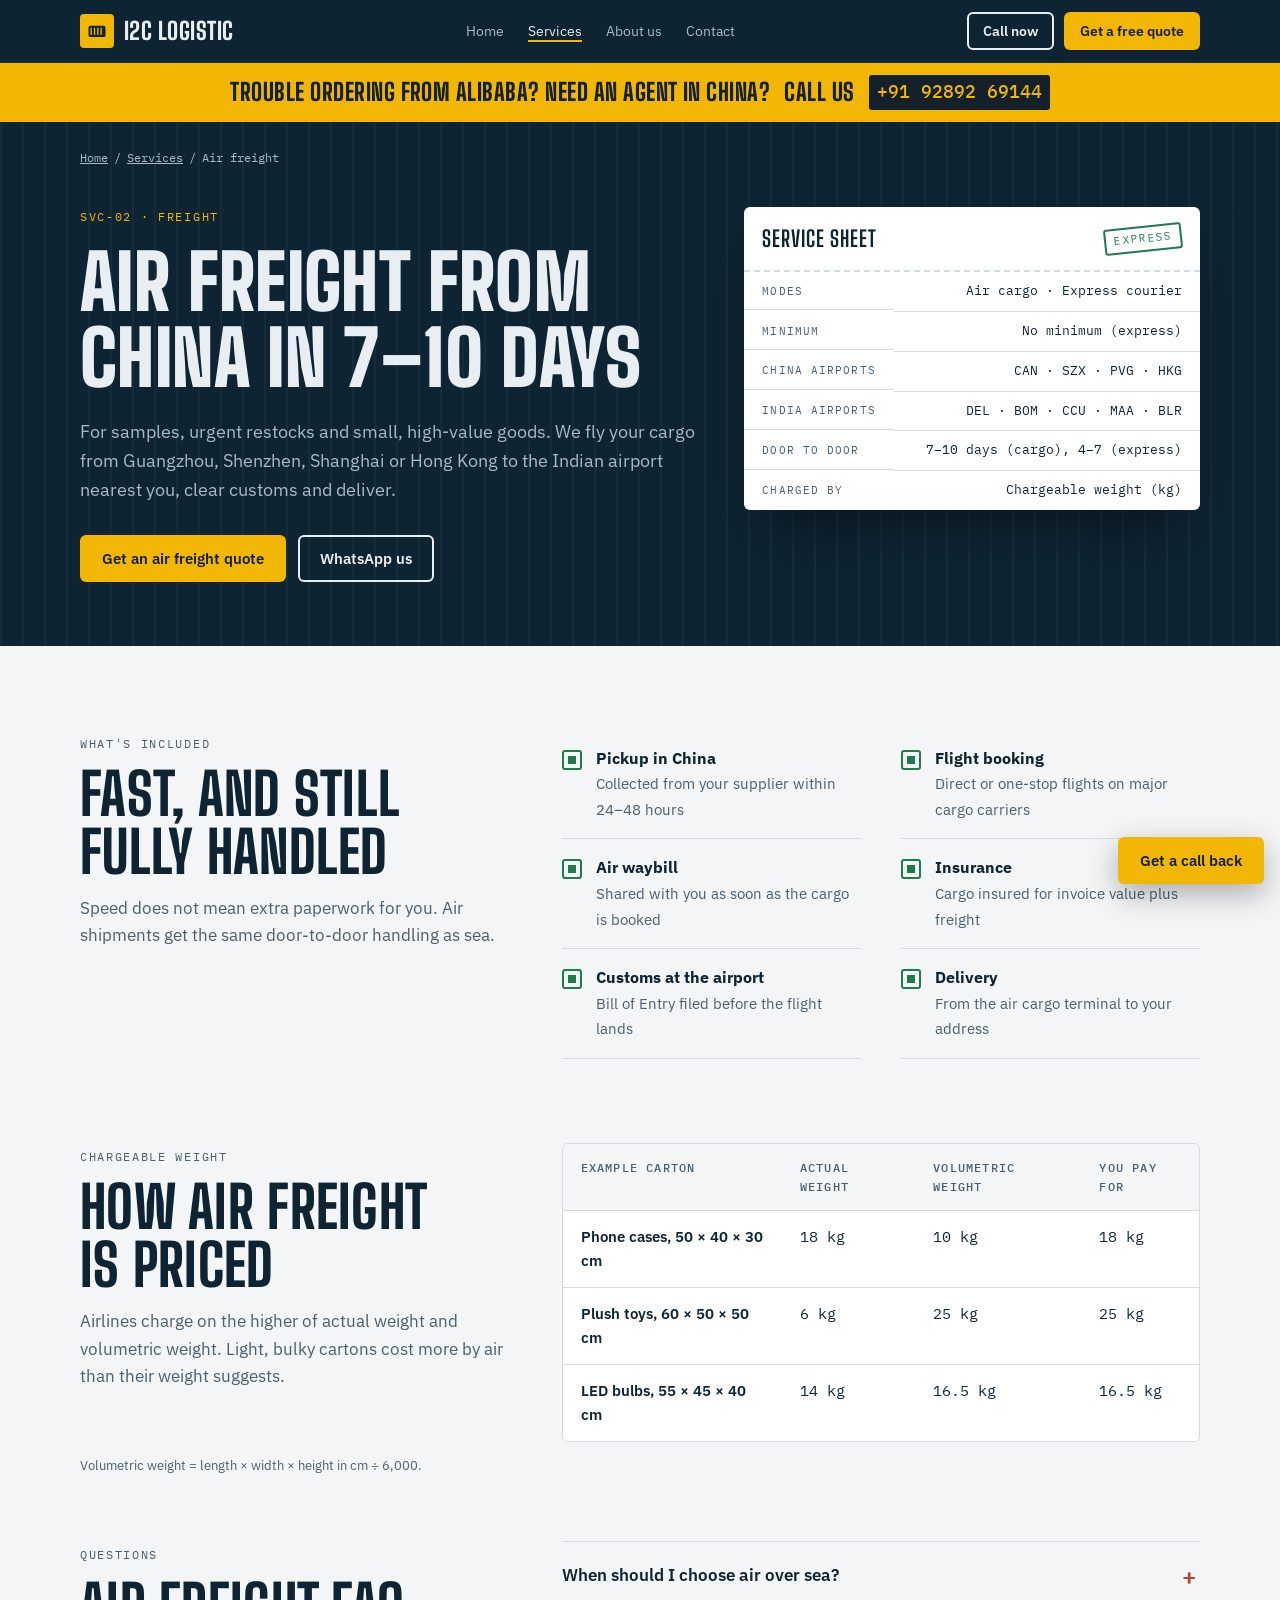
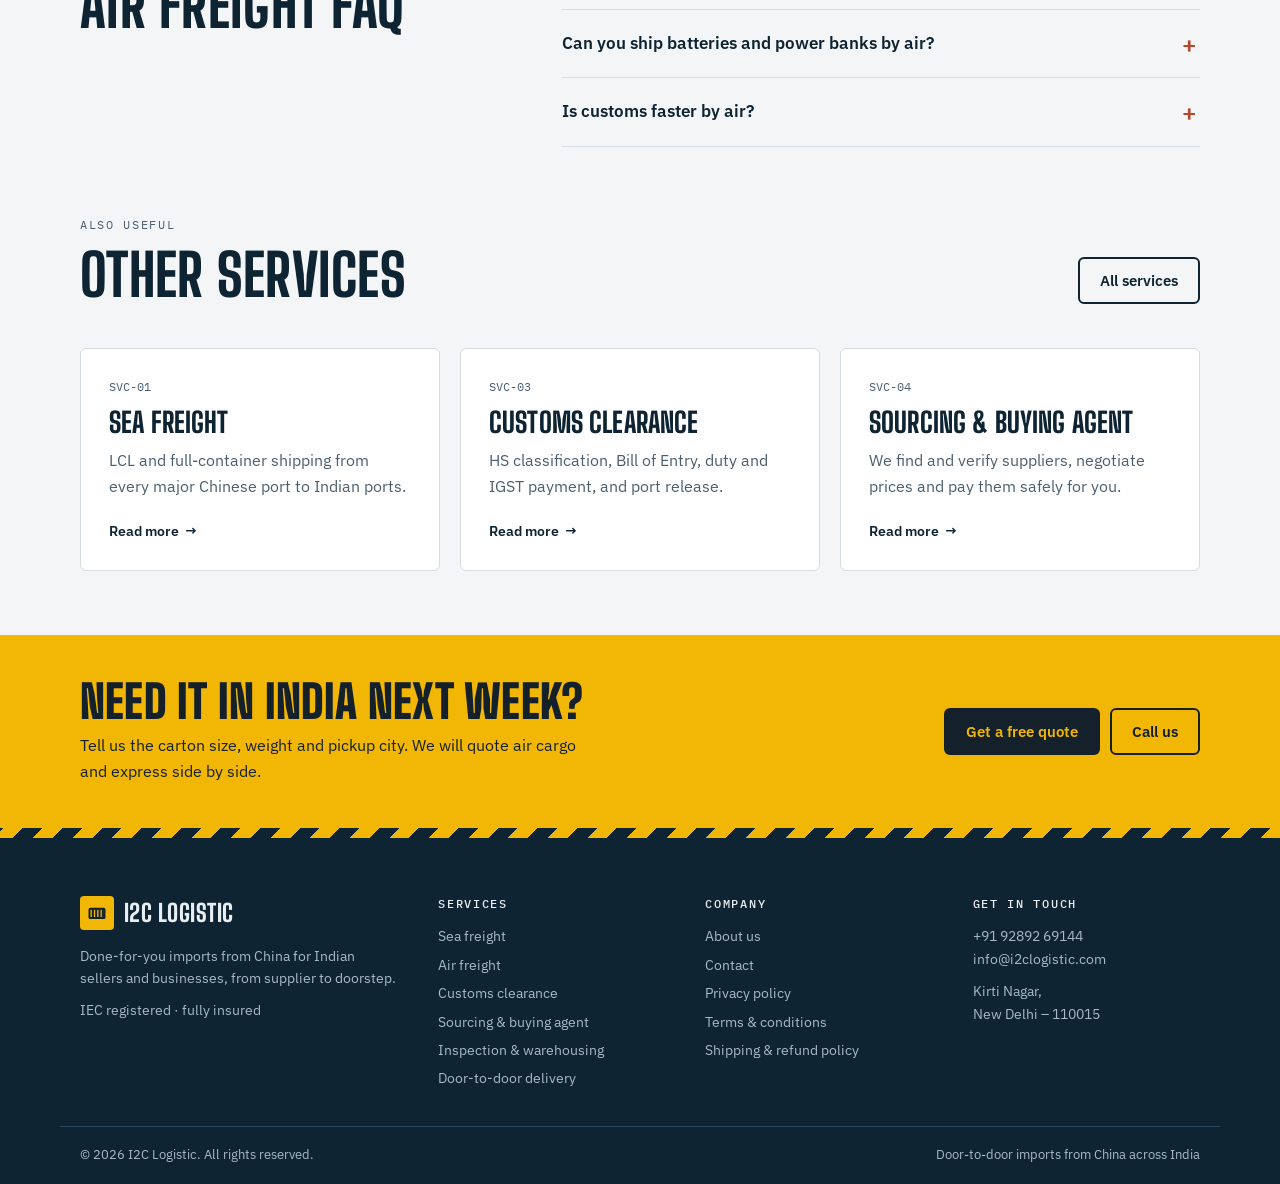
<file: service-air-freight.html>
<!doctype html>
<html lang="en">
<head>
<meta charset="utf-8">
<meta name="viewport" content="width=device-width,initial-scale=1,viewport-fit=cover">
<title>Air Freight · I2C Logistic</title>
<meta name="description" content="Air cargo and express courier from China to India with customs clearance, delivered in 7–10 days.">
<link rel="preconnect" href="https://fonts.googleapis.com">
<link rel="preconnect" href="https://fonts.gstatic.com" crossorigin>
<link rel="stylesheet" href="https://fonts.googleapis.com/css2?family=Big+Shoulders+Display:wght@600;800;900&family=IBM+Plex+Sans:wght@400;500;600&family=IBM+Plex+Mono:wght@400;500&display=swap">
<link rel="stylesheet" href="styles.css">
</head>
<body data-page="service-air-freight">
<div id="site-header"></div>

<section class="hero svc-hero">
  <div class="wrap">
    <nav class="crumbs" aria-label="Breadcrumb"><a href="index.html">Home</a> / <a href="services.html">Services</a> / <span>Air freight</span></nav>
  </div>
  <div class="wrap hero-grid">
    <div>
      <span class="eyebrow">SVC-02 · Freight</span>
      <h1>Air freight from China in 7–10 days</h1>
      <p class="lede">For samples, urgent restocks and small, high-value goods. We fly your cargo from Guangzhou, Shenzhen, Shanghai or Hong Kong to the Indian airport nearest you, clear customs and deliver.</p>
      <div class="hero-actions">
        <a class="btn btn-yellow" href="contact.html#quote-air-freight">Get an air freight quote</a>
        <a class="btn btn-ghost" data-wa="Hi, I need an air freight quote from China to India." href="#" target="_blank" rel="noopener">WhatsApp us</a>
      </div>
    </div>
    <aside class="manifest" aria-label="Service sheet">
      <div class="manifest-head"><strong>Service sheet</strong><span class="stamp">Express</span></div>
      <dl>
        <dt>Modes</dt><dd>Air cargo · Express courier</dd>
        <dt>Minimum</dt><dd>No minimum (express)</dd>
        <dt>China airports</dt><dd>CAN · SZX · PVG · HKG</dd>
        <dt>India airports</dt><dd>DEL · BOM · CCU · MAA · BLR</dd>
        <dt>Door to door</dt><dd>7–10 days (cargo), 4–7 (express)</dd>
        <dt>Charged by</dt><dd>Chargeable weight (kg)</dd>
      </dl>
    </aside>
  </div>
</section>

<section class="block">
  <div class="wrap split">
    <div class="sec-head">
      <span class="eyebrow">What's included</span>
      <h2>Fast, and still fully handled</h2>
      <p>Speed does not mean extra paperwork for you. Air shipments get the same door-to-door handling as sea.</p>
    </div>
    <ul class="checks">
      <li><div><strong>Pickup in China</strong><span>Collected from your supplier within 24–48 hours</span></div></li>
      <li><div><strong>Flight booking</strong><span>Direct or one-stop flights on major cargo carriers</span></div></li>
      <li><div><strong>Air waybill</strong><span>Shared with you as soon as the cargo is booked</span></div></li>
      <li><div><strong>Insurance</strong><span>Cargo insured for invoice value plus freight</span></div></li>
      <li><div><strong>Customs at the airport</strong><span>Bill of Entry filed before the flight lands</span></div></li>
      <li><div><strong>Delivery</strong><span>From the air cargo terminal to your address</span></div></li>
    </ul>
  </div>
</section>

<section class="block tight" style="padding-top:0">
  <div class="wrap split">
    <div class="sec-head"><span class="eyebrow">Chargeable weight</span><h2>How air freight is priced</h2><p>Airlines charge on the higher of actual weight and volumetric weight. Light, bulky cartons cost more by air than their weight suggests.</p></div>
    <div class="table-wrap">
      <table>
        <thead><tr><th>Example carton</th><th>Actual weight</th><th>Volumetric weight</th><th>You pay for</th></tr></thead>
        <tbody>
          <tr><td>Phone cases, 50 × 40 × 30 cm</td><td class="num">18 kg</td><td class="num">10 kg</td><td class="num">18 kg</td></tr>
          <tr><td>Plush toys, 60 × 50 × 50 cm</td><td class="num">6 kg</td><td class="num">25 kg</td><td class="num">25 kg</td></tr>
          <tr><td>LED bulbs, 55 × 45 × 40 cm</td><td class="num">14 kg</td><td class="num">16.5 kg</td><td class="num">16.5 kg</td></tr>
        </tbody>
      </table>
    </div>
  </div>
  <div class="wrap"><p class="form-foot" style="margin-top:14px">Volumetric weight = length × width × height in cm ÷ 6,000.</p></div>
</section>

<section class="block tight" style="padding-top:0">
  <div class="wrap split">
    <div class="sec-head"><span class="eyebrow">Questions</span><h2>Air freight FAQ</h2></div>
    <div class="faq">
      <details><summary>When should I choose air over sea?</summary><p>Choose air when goods are urgent, under about 300 kg, or worth a lot per kilo, such as electronics, jewellery and samples. For anything bulky or heavy, sea is far cheaper.</p></details>
      <details><summary>Can you ship batteries and power banks by air?</summary><p>Lithium batteries are dangerous goods and need special packing and labels. Many can fly as cargo with the right paperwork; tell us the battery type when you ask for a quote.</p></details>
      <details><summary>Is customs faster by air?</summary><p>Usually yes. We file the Bill of Entry before the flight lands, and most air shipments are released within one to two working days.</p></details>
    </div>
  </div>
</section>

<section class="block tight" style="padding-top:0">
  <div class="wrap">
    <div class="sec-row"><div class="sec-head"><span class="eyebrow">Also useful</span><h2>Other services</h2></div><a class="btn btn-ghost" href="services.html">All services</a></div>
    <div class="services" id="more-services" data-current="air-freight"></div>
  </div>
</section>

<section class="cta-band">
  <div class="wrap">
    <div><h2>Need it in India next week?</h2><p>Tell us the carton size, weight and pickup city. We will quote air cargo and express side by side.</p></div>
    <div class="acts"><a class="btn btn-navy" href="contact.html#quote-air-freight">Get a free quote</a><a class="btn btn-ghost" data-tel href="#">Call us</a></div>
  </div>
</section>

<div id="site-footer"></div>
<script src="site.js"></script>
</body>
</html>
</file>
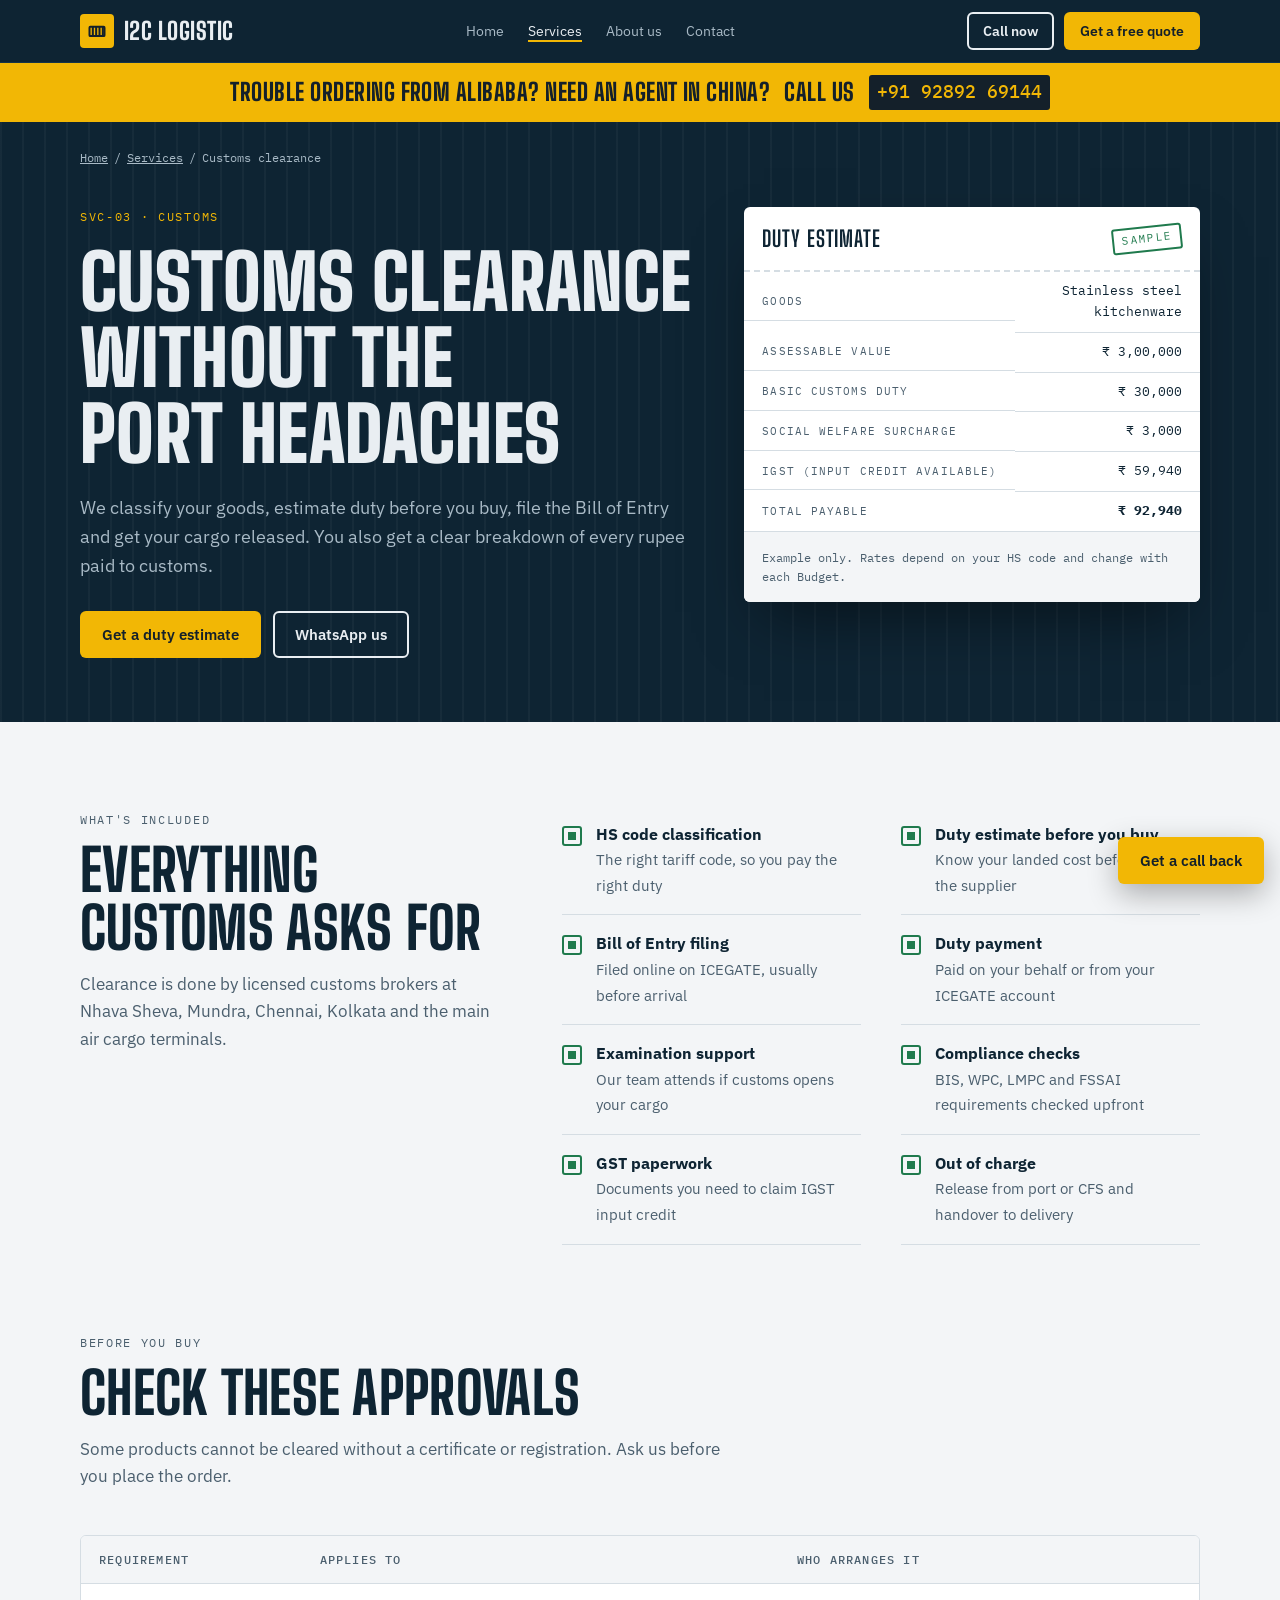
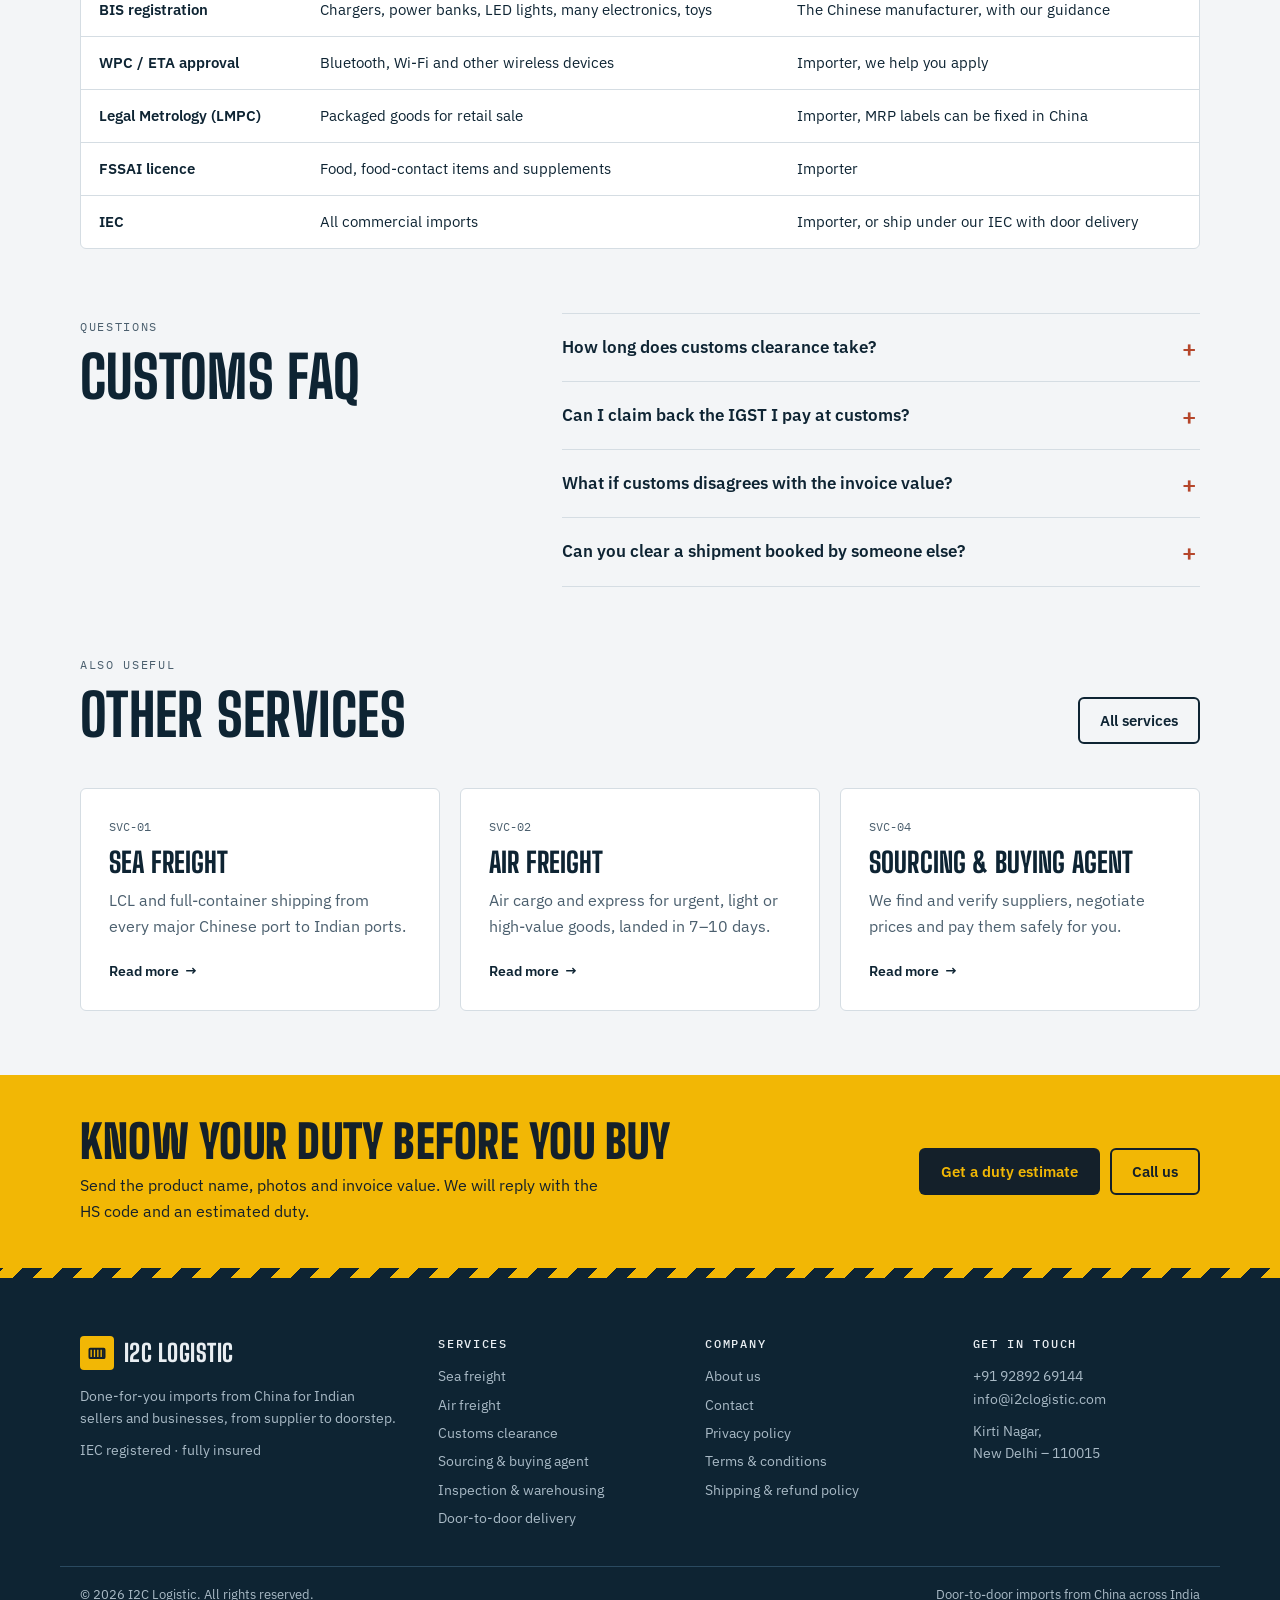
<file: service-customs-clearance.html>
<!doctype html>
<html lang="en">
<head>
<meta charset="utf-8">
<meta name="viewport" content="width=device-width,initial-scale=1,viewport-fit=cover">
<title>Customs Clearance · I2C Logistic</title>
<meta name="description" content="Indian customs clearance for imports from China: HS classification, Bill of Entry, duty payment and compliance checks.">
<link rel="preconnect" href="https://fonts.googleapis.com">
<link rel="preconnect" href="https://fonts.gstatic.com" crossorigin>
<link rel="stylesheet" href="https://fonts.googleapis.com/css2?family=Big+Shoulders+Display:wght@600;800;900&family=IBM+Plex+Sans:wght@400;500;600&family=IBM+Plex+Mono:wght@400;500&display=swap">
<link rel="stylesheet" href="styles.css">
</head>
<body data-page="service-customs-clearance">
<div id="site-header"></div>

<section class="hero svc-hero">
  <div class="wrap">
    <nav class="crumbs" aria-label="Breadcrumb"><a href="index.html">Home</a> / <a href="services.html">Services</a> / <span>Customs clearance</span></nav>
  </div>
  <div class="wrap hero-grid">
    <div>
      <span class="eyebrow">SVC-03 · Customs</span>
      <h1>Customs clearance without the port headaches</h1>
      <p class="lede">We classify your goods, estimate duty before you buy, file the Bill of Entry and get your cargo released. You also get a clear breakdown of every rupee paid to customs.</p>
      <div class="hero-actions">
        <a class="btn btn-yellow" href="contact.html#quote-customs-clearance">Get a duty estimate</a>
        <a class="btn btn-ghost" data-wa="Hi, I need help with customs clearance for goods from China." href="#" target="_blank" rel="noopener">WhatsApp us</a>
      </div>
    </div>
    <aside class="manifest" aria-label="Sample duty calculation">
      <div class="manifest-head"><strong>Duty estimate</strong><span class="stamp">Sample</span></div>
      <dl>
        <dt>Goods</dt><dd>Stainless steel kitchenware</dd>
        <dt>Assessable value</dt><dd>₹ 3,00,000</dd>
        <dt>Basic customs duty</dt><dd>₹ 30,000</dd>
        <dt>Social welfare surcharge</dt><dd>₹ 3,000</dd>
        <dt>IGST (input credit available)</dt><dd>₹ 59,940</dd>
        <dt>Total payable</dt><dd><b>₹ 92,940</b></dd>
      </dl>
      <div class="route" style="font-size:12px;color:var(--muted)">Example only. Rates depend on your HS code and change with each Budget.</div>
    </aside>
  </div>
</section>

<section class="block">
  <div class="wrap split">
    <div class="sec-head">
      <span class="eyebrow">What's included</span>
      <h2>Everything customs asks for</h2>
      <p>Clearance is done by licensed customs brokers at Nhava Sheva, Mundra, Chennai, Kolkata and the main air cargo terminals.</p>
    </div>
    <ul class="checks">
      <li><div><strong>HS code classification</strong><span>The right tariff code, so you pay the right duty</span></div></li>
      <li><div><strong>Duty estimate before you buy</strong><span>Know your landed cost before paying the supplier</span></div></li>
      <li><div><strong>Bill of Entry filing</strong><span>Filed online on ICEGATE, usually before arrival</span></div></li>
      <li><div><strong>Duty payment</strong><span>Paid on your behalf or from your ICEGATE account</span></div></li>
      <li><div><strong>Examination support</strong><span>Our team attends if customs opens your cargo</span></div></li>
      <li><div><strong>Compliance checks</strong><span>BIS, WPC, LMPC and FSSAI requirements checked upfront</span></div></li>
      <li><div><strong>GST paperwork</strong><span>Documents you need to claim IGST input credit</span></div></li>
      <li><div><strong>Out of charge</strong><span>Release from port or CFS and handover to delivery</span></div></li>
    </ul>
  </div>
</section>

<section class="block tight" style="padding-top:0">
  <div class="wrap">
    <div class="sec-head"><span class="eyebrow">Before you buy</span><h2>Check these approvals</h2><p>Some products cannot be cleared without a certificate or registration. Ask us before you place the order.</p></div>
    <div class="table-wrap">
      <table>
        <thead><tr><th>Requirement</th><th>Applies to</th><th>Who arranges it</th></tr></thead>
        <tbody>
          <tr><td>BIS registration</td><td>Chargers, power banks, LED lights, many electronics, toys</td><td>The Chinese manufacturer, with our guidance</td></tr>
          <tr><td>WPC / ETA approval</td><td>Bluetooth, Wi-Fi and other wireless devices</td><td>Importer, we help you apply</td></tr>
          <tr><td>Legal Metrology (LMPC)</td><td>Packaged goods for retail sale</td><td>Importer, MRP labels can be fixed in China</td></tr>
          <tr><td>FSSAI licence</td><td>Food, food-contact items and supplements</td><td>Importer</td></tr>
          <tr><td>IEC</td><td>All commercial imports</td><td>Importer, or ship under our IEC with door delivery</td></tr>
        </tbody>
      </table>
    </div>
  </div>
</section>

<section class="block tight" style="padding-top:0">
  <div class="wrap split">
    <div class="sec-head"><span class="eyebrow">Questions</span><h2>Customs FAQ</h2></div>
    <div class="faq">
      <details><summary>How long does customs clearance take?</summary><p>Most sea shipments clear in two to four working days after arrival, and air shipments in one to two. Cargo picked for examination can take a few days longer.</p></details>
      <details><summary>Can I claim back the IGST I pay at customs?</summary><p>If you are GST registered and the Bill of Entry is filed under your GSTIN, the IGST is available as input tax credit.</p></details>
      <details><summary>What if customs disagrees with the invoice value?</summary><p>Customs can reassess the value if it looks too low. We help you avoid this by declaring correct values and keep you informed if it happens.</p></details>
      <details><summary>Can you clear a shipment booked by someone else?</summary><p>Yes. Send us the bill of lading or air waybill, invoice and packing list and we can take over clearance only.</p></details>
    </div>
  </div>
</section>

<section class="block tight" style="padding-top:0">
  <div class="wrap">
    <div class="sec-row"><div class="sec-head"><span class="eyebrow">Also useful</span><h2>Other services</h2></div><a class="btn btn-ghost" href="services.html">All services</a></div>
    <div class="services" id="more-services" data-current="customs-clearance"></div>
  </div>
</section>

<section class="cta-band">
  <div class="wrap">
    <div><h2>Know your duty before you buy</h2><p>Send the product name, photos and invoice value. We will reply with the HS code and an estimated duty.</p></div>
    <div class="acts"><a class="btn btn-navy" href="contact.html#quote-customs-clearance">Get a duty estimate</a><a class="btn btn-ghost" data-tel href="#">Call us</a></div>
  </div>
</section>

<div id="site-footer"></div>
<script src="site.js"></script>
</body>
</html>
</file>
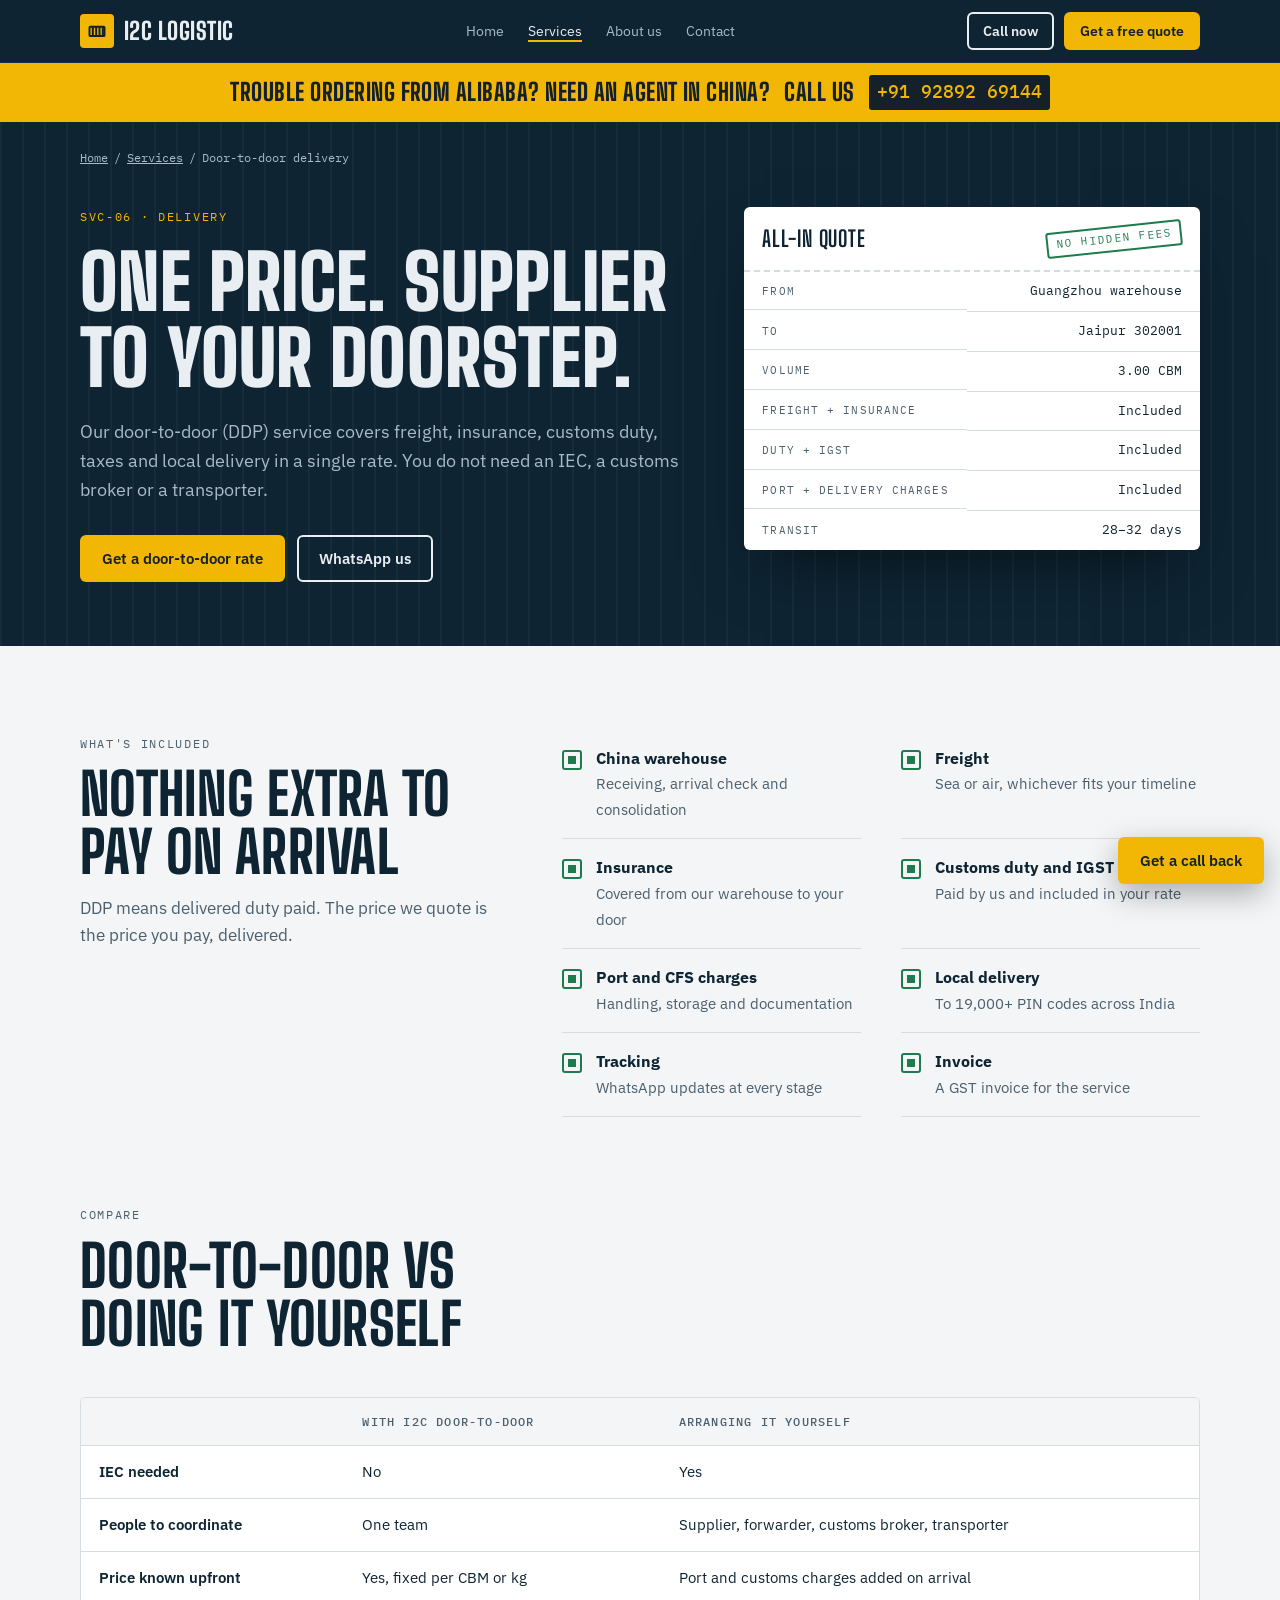
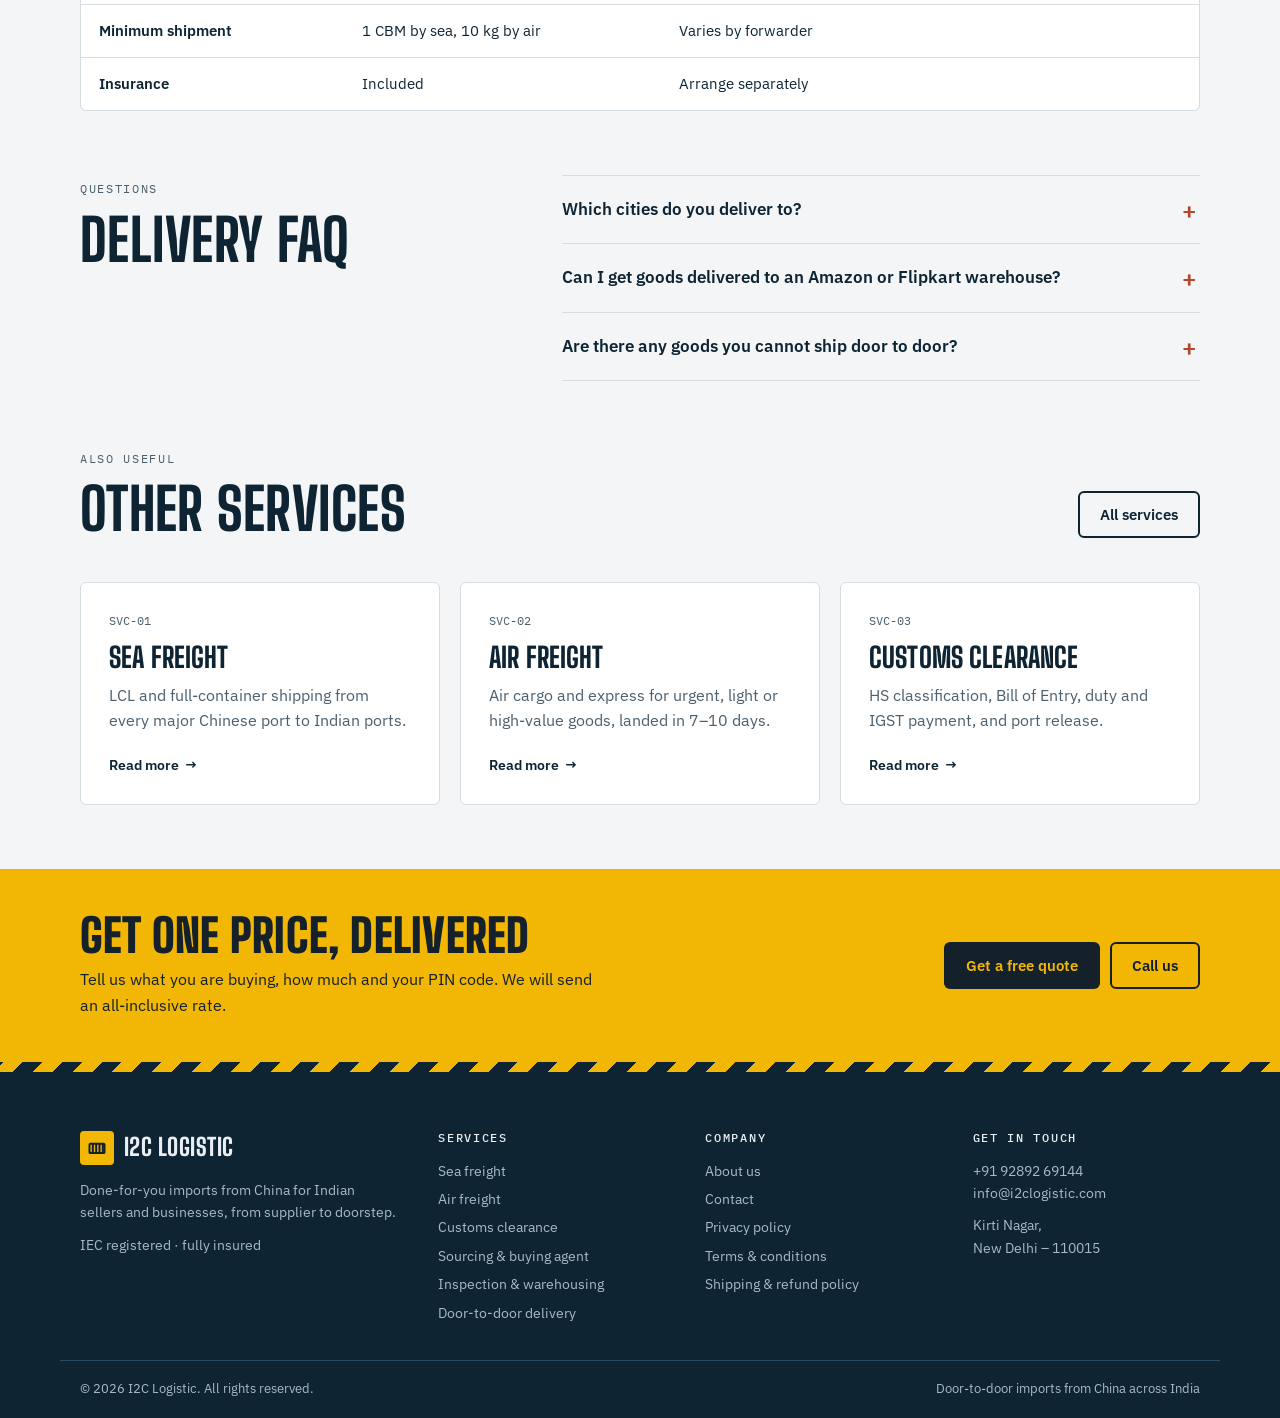
<file: service-door-delivery.html>
<!doctype html>
<html lang="en">
<head>
<meta charset="utf-8">
<meta name="viewport" content="width=device-width,initial-scale=1,viewport-fit=cover">
<title>Door-to-Door Delivery · I2C Logistic</title>
<meta name="description" content="All-inclusive DDP door-to-door imports from China to any PIN code in India.">
<link rel="preconnect" href="https://fonts.googleapis.com">
<link rel="preconnect" href="https://fonts.gstatic.com" crossorigin>
<link rel="stylesheet" href="https://fonts.googleapis.com/css2?family=Big+Shoulders+Display:wght@600;800;900&family=IBM+Plex+Sans:wght@400;500;600&family=IBM+Plex+Mono:wght@400;500&display=swap">
<link rel="stylesheet" href="styles.css">
</head>
<body data-page="service-door-delivery">
<div id="site-header"></div>

<section class="hero svc-hero">
  <div class="wrap">
    <nav class="crumbs" aria-label="Breadcrumb"><a href="index.html">Home</a> / <a href="services.html">Services</a> / <span>Door-to-door delivery</span></nav>
  </div>
  <div class="wrap hero-grid">
    <div>
      <span class="eyebrow">SVC-06 · Delivery</span>
      <h1>One price. Supplier to your doorstep.</h1>
      <p class="lede">Our door-to-door (DDP) service covers freight, insurance, customs duty, taxes and local delivery in a single rate. You do not need an IEC, a customs broker or a transporter.</p>
      <div class="hero-actions">
        <a class="btn btn-yellow" href="contact.html#quote-door-delivery">Get a door-to-door rate</a>
        <a class="btn btn-ghost" data-wa="Hi, I want a door-to-door rate from China to my city." href="#" target="_blank" rel="noopener">WhatsApp us</a>
      </div>
    </div>
    <aside class="manifest" aria-label="Sample all-inclusive quote">
      <div class="manifest-head"><strong>All-in quote</strong><span class="stamp">No hidden fees</span></div>
      <dl>
        <dt>From</dt><dd>Guangzhou warehouse</dd>
        <dt>To</dt><dd>Jaipur 302001</dd>
        <dt>Volume</dt><dd>3.00 CBM</dd>
        <dt>Freight + insurance</dt><dd>Included</dd>
        <dt>Duty + IGST</dt><dd>Included</dd>
        <dt>Port + delivery charges</dt><dd>Included</dd>
        <dt>Transit</dt><dd>28–32 days</dd>
      </dl>
    </aside>
  </div>
</section>

<section class="block">
  <div class="wrap split">
    <div class="sec-head">
      <span class="eyebrow">What's included</span>
      <h2>Nothing extra to pay on arrival</h2>
      <p>DDP means delivered duty paid. The price we quote is the price you pay, delivered.</p>
    </div>
    <ul class="checks">
      <li><div><strong>China warehouse</strong><span>Receiving, arrival check and consolidation</span></div></li>
      <li><div><strong>Freight</strong><span>Sea or air, whichever fits your timeline</span></div></li>
      <li><div><strong>Insurance</strong><span>Covered from our warehouse to your door</span></div></li>
      <li><div><strong>Customs duty and IGST</strong><span>Paid by us and included in your rate</span></div></li>
      <li><div><strong>Port and CFS charges</strong><span>Handling, storage and documentation</span></div></li>
      <li><div><strong>Local delivery</strong><span>To 19,000+ PIN codes across India</span></div></li>
      <li><div><strong>Tracking</strong><span>WhatsApp updates at every stage</span></div></li>
      <li><div><strong>Invoice</strong><span>A GST invoice for the service</span></div></li>
    </ul>
  </div>
</section>

<section class="block tight" style="padding-top:0">
  <div class="wrap">
    <div class="sec-head"><span class="eyebrow">Compare</span><h2>Door-to-door vs doing it yourself</h2></div>
    <div class="table-wrap">
      <table>
        <thead><tr><th></th><th>With I2C door-to-door</th><th>Arranging it yourself</th></tr></thead>
        <tbody>
          <tr><td>IEC needed</td><td>No</td><td>Yes</td></tr>
          <tr><td>People to coordinate</td><td>One team</td><td>Supplier, forwarder, customs broker, transporter</td></tr>
          <tr><td>Price known upfront</td><td>Yes, fixed per CBM or kg</td><td>Port and customs charges added on arrival</td></tr>
          <tr><td>Minimum shipment</td><td>1 CBM by sea, 10 kg by air</td><td>Varies by forwarder</td></tr>
          <tr><td>Insurance</td><td>Included</td><td>Arrange separately</td></tr>
        </tbody>
      </table>
    </div>
  </div>
</section>

<section class="block tight" style="padding-top:0">
  <div class="wrap split">
    <div class="sec-head"><span class="eyebrow">Questions</span><h2>Delivery FAQ</h2></div>
    <div class="faq">
      <details><summary>Which cities do you deliver to?</summary><p>Anywhere a road transporter can reach in India, including tier 2 and tier 3 towns. Remote areas may take a few extra days.</p></details>
      <details><summary>Can I get goods delivered to an Amazon or Flipkart warehouse?</summary><p>Yes. We can label cartons to the marketplace's rules and book the delivery appointment for you.</p></details>
      <details><summary>Are there any goods you cannot ship door to door?</summary><p>We do not ship anything banned or restricted for import into India, such as drones without permits, used electronics, medicines or counterfeit brands. Ask us if you are unsure.</p></details>
    </div>
  </div>
</section>

<section class="block tight" style="padding-top:0">
  <div class="wrap">
    <div class="sec-row"><div class="sec-head"><span class="eyebrow">Also useful</span><h2>Other services</h2></div><a class="btn btn-ghost" href="services.html">All services</a></div>
    <div class="services" id="more-services" data-current="door-delivery"></div>
  </div>
</section>

<section class="cta-band">
  <div class="wrap">
    <div><h2>Get one price, delivered</h2><p>Tell us what you are buying, how much and your PIN code. We will send an all-inclusive rate.</p></div>
    <div class="acts"><a class="btn btn-navy" href="contact.html#quote-door-delivery">Get a free quote</a><a class="btn btn-ghost" data-tel href="#">Call us</a></div>
  </div>
</section>

<div id="site-footer"></div>
<script src="site.js"></script>
</body>
</html>
</file>
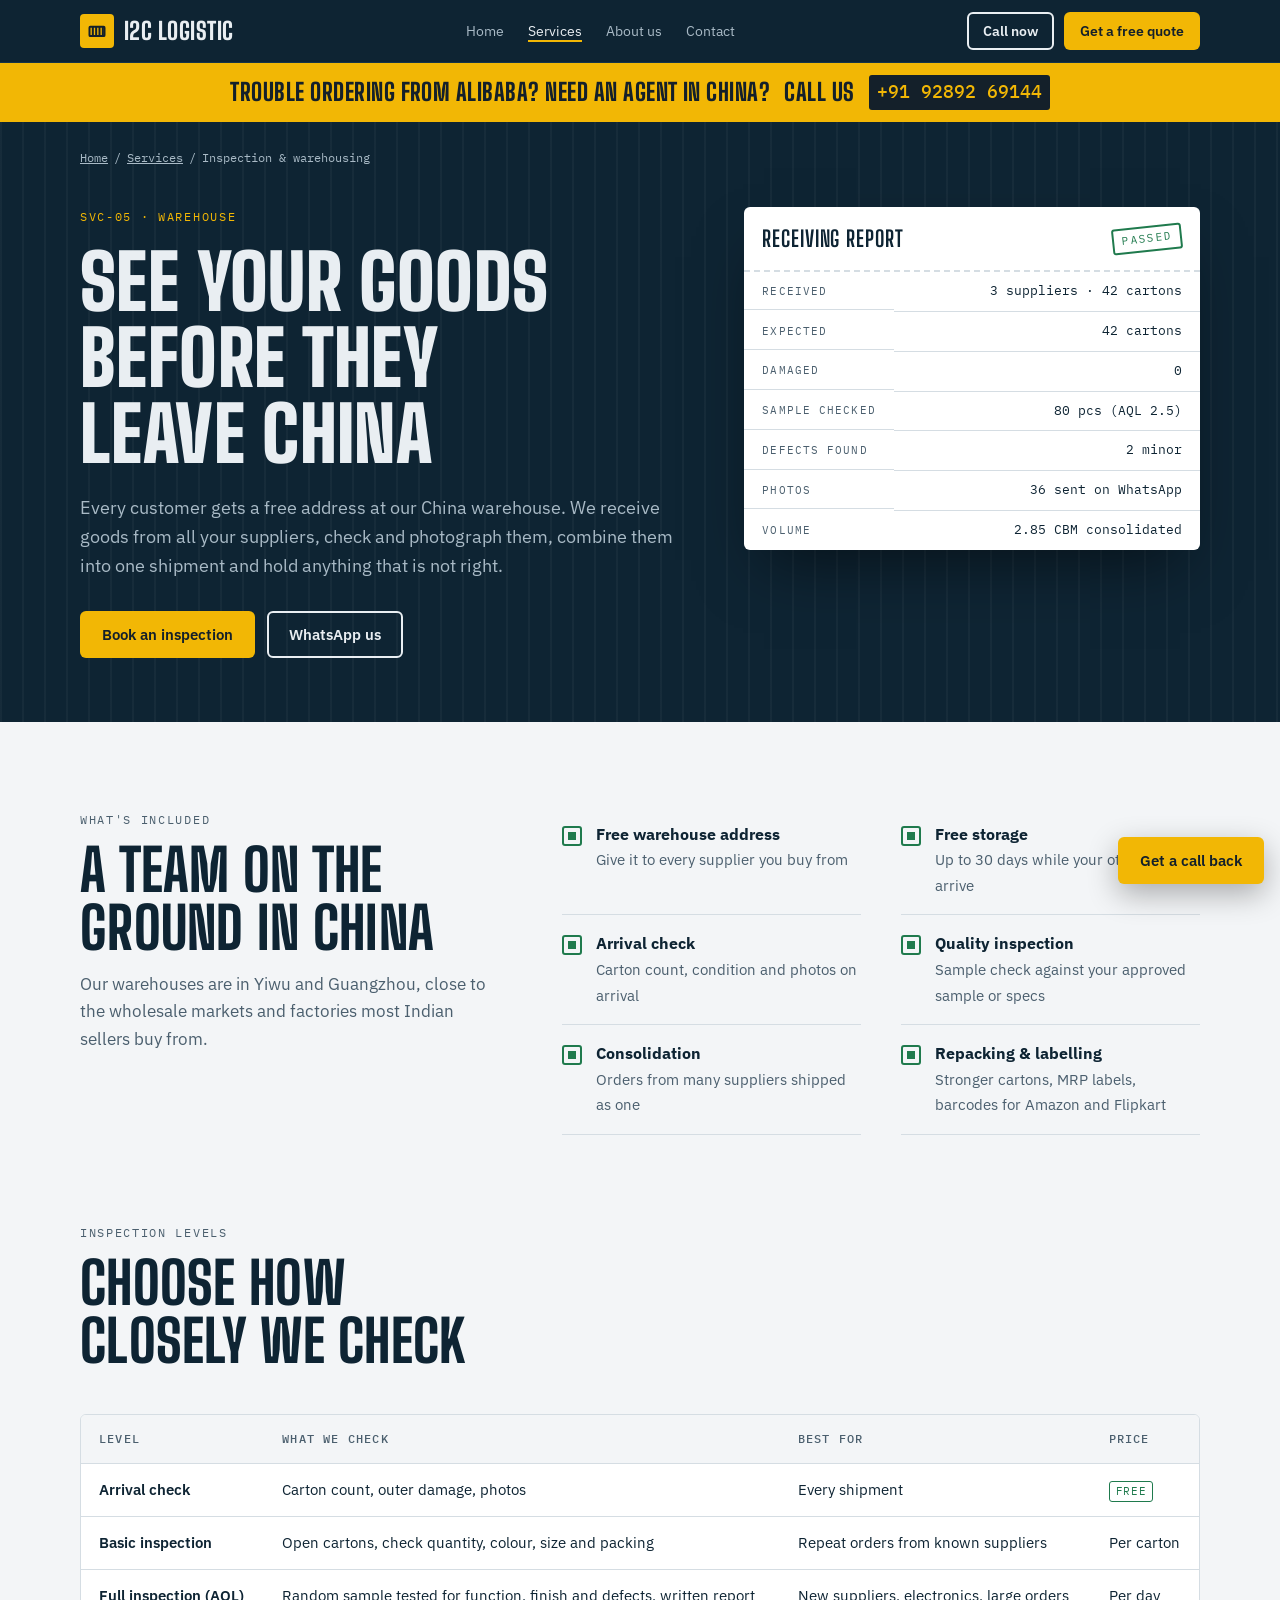
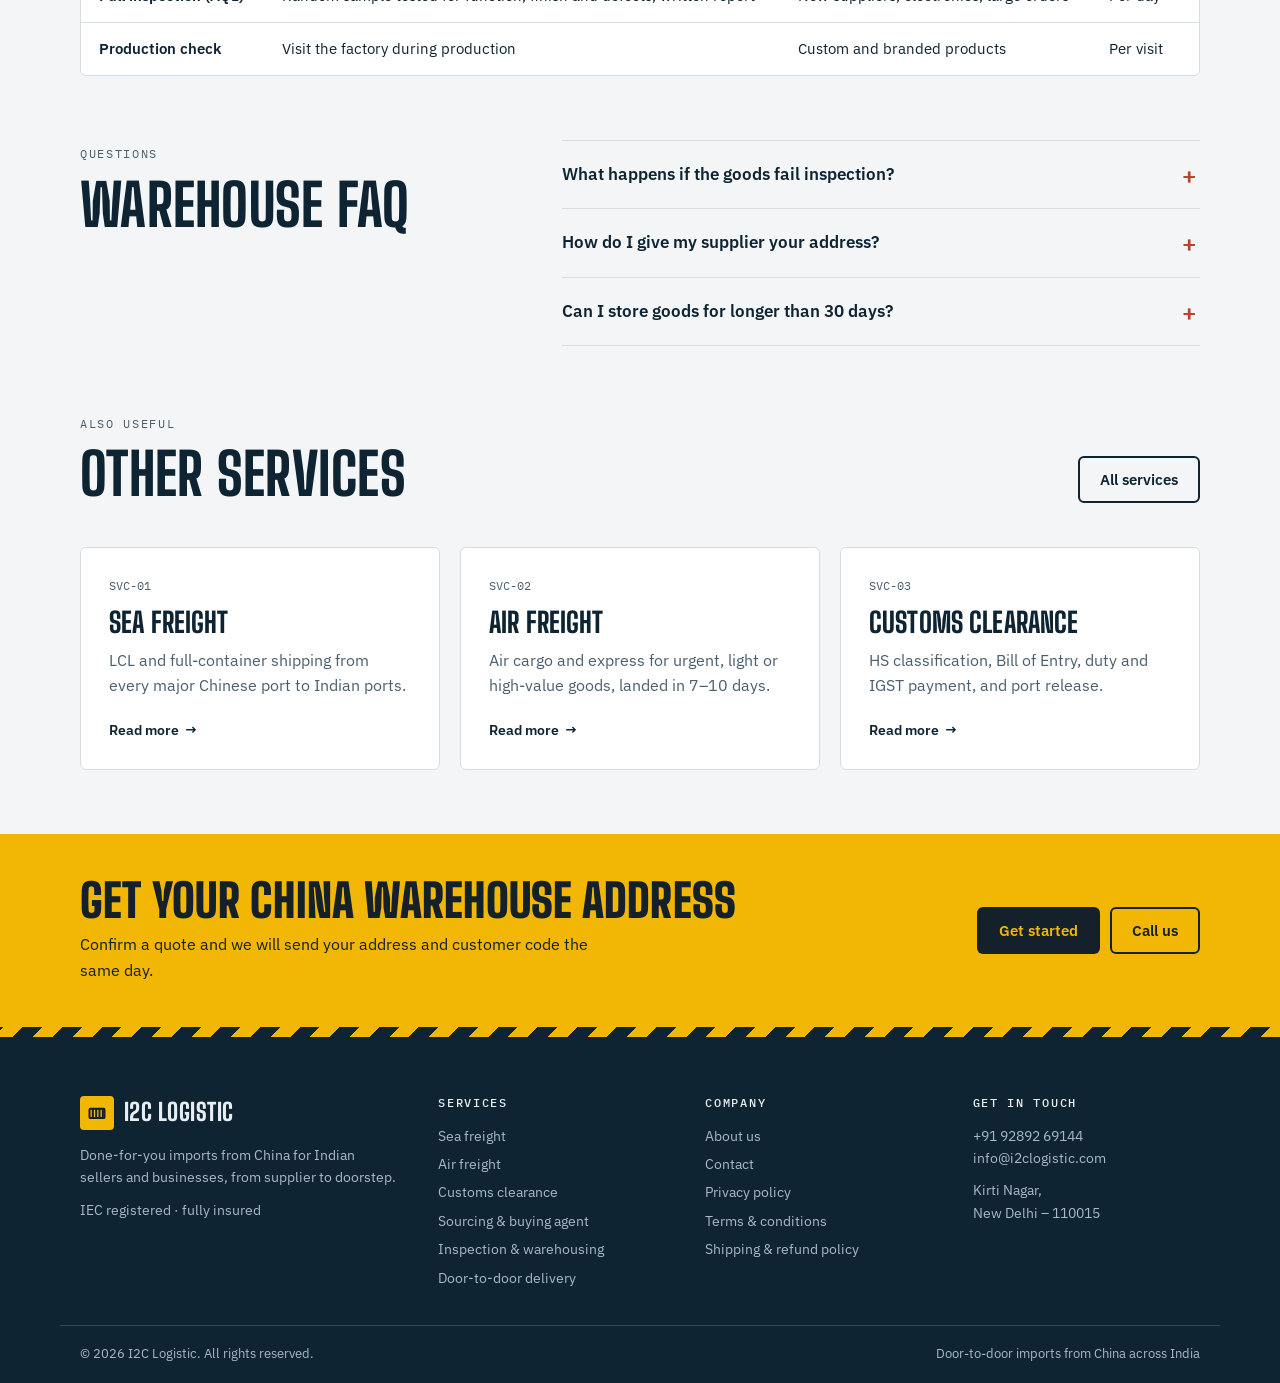
<file: service-inspection-warehousing.html>
<!doctype html>
<html lang="en">
<head>
<meta charset="utf-8">
<meta name="viewport" content="width=device-width,initial-scale=1,viewport-fit=cover">
<title>Inspection &amp; Warehousing · I2C Logistic</title>
<meta name="description" content="China warehouse, quality inspection and consolidation for Indian importers.">
<link rel="preconnect" href="https://fonts.googleapis.com">
<link rel="preconnect" href="https://fonts.gstatic.com" crossorigin>
<link rel="stylesheet" href="https://fonts.googleapis.com/css2?family=Big+Shoulders+Display:wght@600;800;900&family=IBM+Plex+Sans:wght@400;500;600&family=IBM+Plex+Mono:wght@400;500&display=swap">
<link rel="stylesheet" href="styles.css">
</head>
<body data-page="service-inspection-warehousing">
<div id="site-header"></div>

<section class="hero svc-hero">
  <div class="wrap">
    <nav class="crumbs" aria-label="Breadcrumb"><a href="index.html">Home</a> / <a href="services.html">Services</a> / <span>Inspection &amp; warehousing</span></nav>
  </div>
  <div class="wrap hero-grid">
    <div>
      <span class="eyebrow">SVC-05 · Warehouse</span>
      <h1>See your goods before they leave China</h1>
      <p class="lede">Every customer gets a free address at our China warehouse. We receive goods from all your suppliers, check and photograph them, combine them into one shipment and hold anything that is not right.</p>
      <div class="hero-actions">
        <a class="btn btn-yellow" href="contact.html#quote-inspection-warehousing">Book an inspection</a>
        <a class="btn btn-ghost" data-wa="Hi, I want to use your China warehouse and inspection service." href="#" target="_blank" rel="noopener">WhatsApp us</a>
      </div>
    </div>
    <aside class="manifest" aria-label="Sample receiving report">
      <div class="manifest-head"><strong>Receiving report</strong><span class="stamp">Passed</span></div>
      <dl>
        <dt>Received</dt><dd>3 suppliers · 42 cartons</dd>
        <dt>Expected</dt><dd>42 cartons</dd>
        <dt>Damaged</dt><dd>0</dd>
        <dt>Sample checked</dt><dd>80 pcs (AQL 2.5)</dd>
        <dt>Defects found</dt><dd>2 minor</dd>
        <dt>Photos</dt><dd>36 sent on WhatsApp</dd>
        <dt>Volume</dt><dd>2.85 CBM consolidated</dd>
      </dl>
    </aside>
  </div>
</section>

<section class="block">
  <div class="wrap split">
    <div class="sec-head">
      <span class="eyebrow">What's included</span>
      <h2>A team on the ground in China</h2>
      <p>Our warehouses are in Yiwu and Guangzhou, close to the wholesale markets and factories most Indian sellers buy from.</p>
    </div>
    <ul class="checks">
      <li><div><strong>Free warehouse address</strong><span>Give it to every supplier you buy from</span></div></li>
      <li><div><strong>Free storage</strong><span>Up to 30 days while your other orders arrive</span></div></li>
      <li><div><strong>Arrival check</strong><span>Carton count, condition and photos on arrival</span></div></li>
      <li><div><strong>Quality inspection</strong><span>Sample check against your approved sample or specs</span></div></li>
      <li><div><strong>Consolidation</strong><span>Orders from many suppliers shipped as one</span></div></li>
      <li><div><strong>Repacking &amp; labelling</strong><span>Stronger cartons, MRP labels, barcodes for Amazon and Flipkart</span></div></li>
    </ul>
  </div>
</section>

<section class="block tight" style="padding-top:0">
  <div class="wrap">
    <div class="sec-head"><span class="eyebrow">Inspection levels</span><h2>Choose how closely we check</h2></div>
    <div class="table-wrap">
      <table>
        <thead><tr><th>Level</th><th>What we check</th><th>Best for</th><th>Price</th></tr></thead>
        <tbody>
          <tr><td>Arrival check</td><td>Carton count, outer damage, photos</td><td>Every shipment</td><td><span class="pill">Free</span></td></tr>
          <tr><td>Basic inspection</td><td>Open cartons, check quantity, colour, size and packing</td><td>Repeat orders from known suppliers</td><td>Per carton</td></tr>
          <tr><td>Full inspection (AQL)</td><td>Random sample tested for function, finish and defects, written report</td><td>New suppliers, electronics, large orders</td><td>Per day</td></tr>
          <tr><td>Production check</td><td>Visit the factory during production</td><td>Custom and branded products</td><td>Per visit</td></tr>
        </tbody>
      </table>
    </div>
  </div>
</section>

<section class="block tight" style="padding-top:0">
  <div class="wrap split">
    <div class="sec-head"><span class="eyebrow">Questions</span><h2>Warehouse FAQ</h2></div>
    <div class="faq">
      <details><summary>What happens if the goods fail inspection?</summary><p>We hold the shipment and send you photos and a report. You can ask the supplier to replace or repair the goods before anything ships, while your money is still in China.</p></details>
      <details><summary>How do I give my supplier your address?</summary><p>After you confirm a quote, we send you a warehouse address with your customer code. The supplier writes the code on every carton so we know it is yours.</p></details>
      <details><summary>Can I store goods for longer than 30 days?</summary><p>Yes, for a small daily charge per CBM after the free period.</p></details>
    </div>
  </div>
</section>

<section class="block tight" style="padding-top:0">
  <div class="wrap">
    <div class="sec-row"><div class="sec-head"><span class="eyebrow">Also useful</span><h2>Other services</h2></div><a class="btn btn-ghost" href="services.html">All services</a></div>
    <div class="services" id="more-services" data-current="inspection-warehousing"></div>
  </div>
</section>

<section class="cta-band">
  <div class="wrap">
    <div><h2>Get your China warehouse address</h2><p>Confirm a quote and we will send your address and customer code the same day.</p></div>
    <div class="acts"><a class="btn btn-navy" href="contact.html#quote-inspection-warehousing">Get started</a><a class="btn btn-ghost" data-tel href="#">Call us</a></div>
  </div>
</section>

<div id="site-footer"></div>
<script src="site.js"></script>
</body>
</html>
</file>
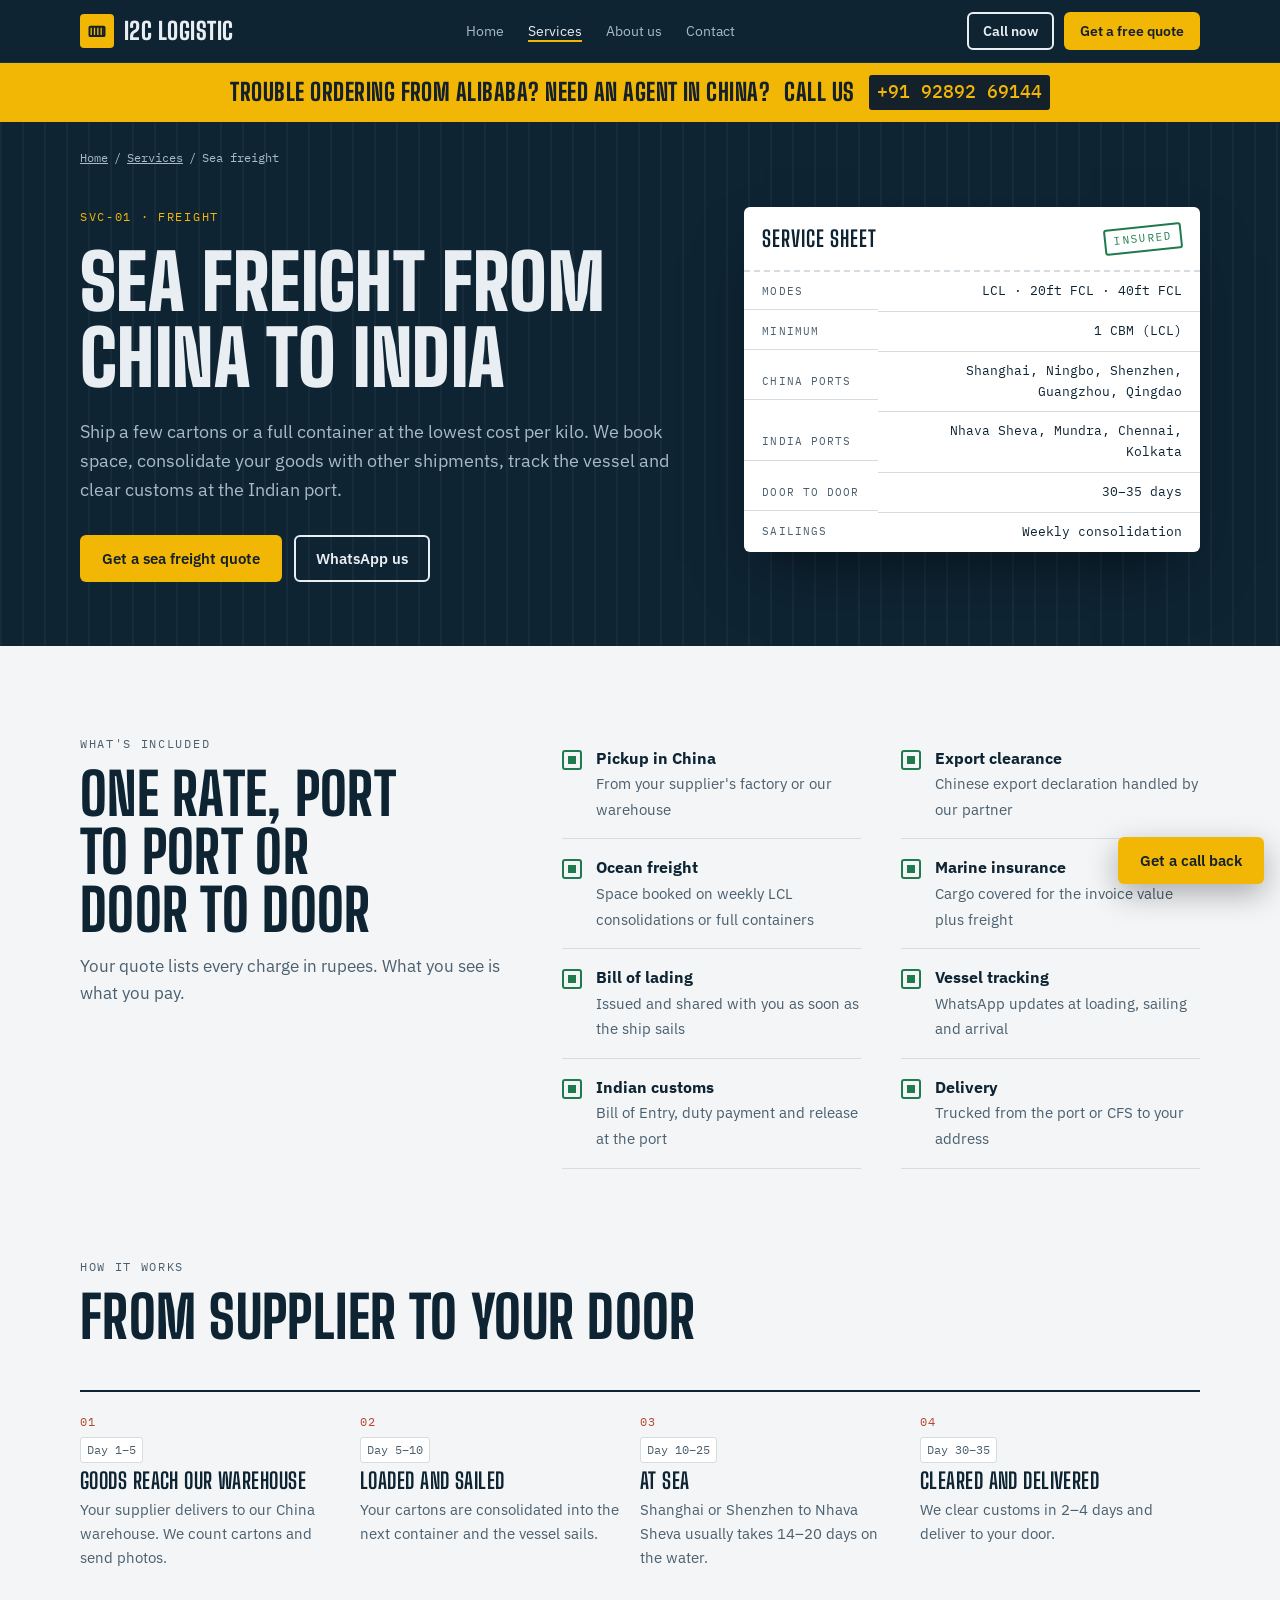
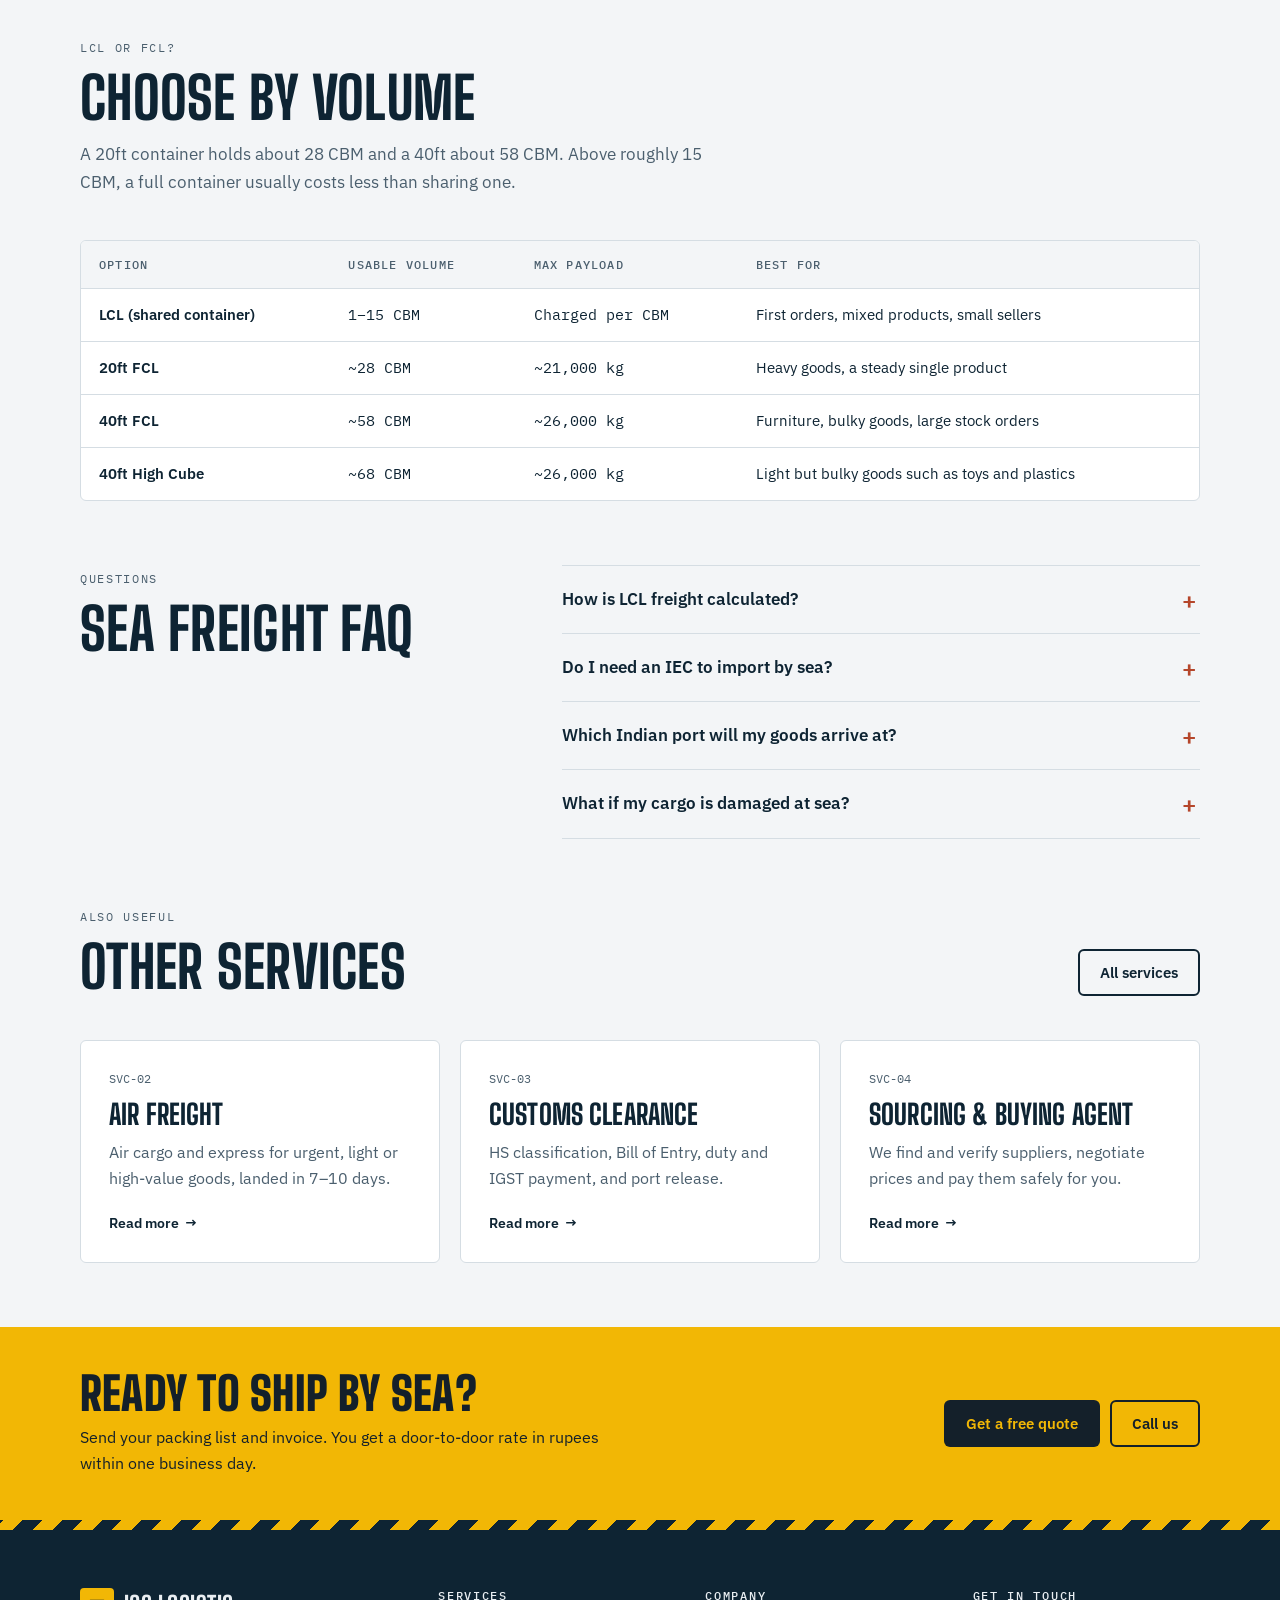
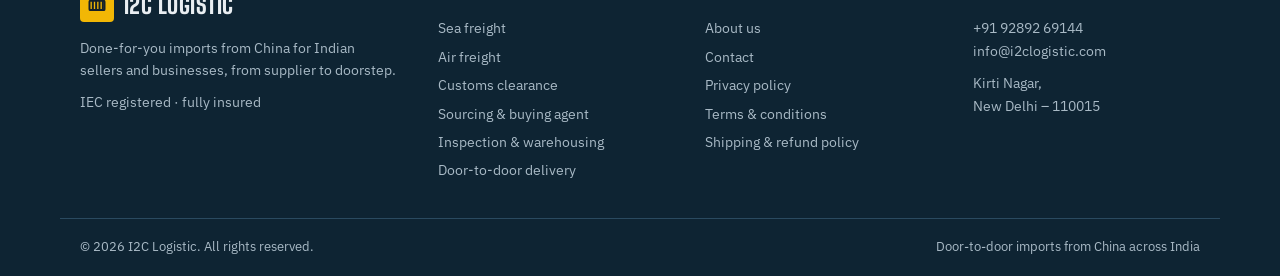
<file: service-sea-freight.html>
<!doctype html>
<html lang="en">
<head>
<meta charset="utf-8">
<meta name="viewport" content="width=device-width,initial-scale=1,viewport-fit=cover">
<title>Sea Freight · I2C Logistic</title>
<meta name="description" content="LCL and FCL sea freight from China to India with customs clearance and door delivery.">
<link rel="preconnect" href="https://fonts.googleapis.com">
<link rel="preconnect" href="https://fonts.gstatic.com" crossorigin>
<link rel="stylesheet" href="https://fonts.googleapis.com/css2?family=Big+Shoulders+Display:wght@600;800;900&family=IBM+Plex+Sans:wght@400;500;600&family=IBM+Plex+Mono:wght@400;500&display=swap">
<link rel="stylesheet" href="styles.css">
</head>
<body data-page="service-sea-freight">
<div id="site-header"></div>

<section class="hero svc-hero">
  <div class="wrap">
    <nav class="crumbs" aria-label="Breadcrumb"><a href="index.html">Home</a> / <a href="services.html">Services</a> / <span>Sea freight</span></nav>
  </div>
  <div class="wrap hero-grid">
    <div>
      <span class="eyebrow">SVC-01 · Freight</span>
      <h1>Sea freight from China to India</h1>
      <p class="lede">Ship a few cartons or a full container at the lowest cost per kilo. We book space, consolidate your goods with other shipments, track the vessel and clear customs at the Indian port.</p>
      <div class="hero-actions">
        <a class="btn btn-yellow" href="contact.html#quote-sea-freight">Get a sea freight quote</a>
        <a class="btn btn-ghost" data-wa="Hi, I need a sea freight quote from China to India." href="#" target="_blank" rel="noopener">WhatsApp us</a>
      </div>
    </div>
    <aside class="manifest" aria-label="Service sheet">
      <div class="manifest-head"><strong>Service sheet</strong><span class="stamp">Insured</span></div>
      <dl>
        <dt>Modes</dt><dd>LCL · 20ft FCL · 40ft FCL</dd>
        <dt>Minimum</dt><dd>1 CBM (LCL)</dd>
        <dt>China ports</dt><dd>Shanghai, Ningbo, Shenzhen, Guangzhou, Qingdao</dd>
        <dt>India ports</dt><dd>Nhava Sheva, Mundra, Chennai, Kolkata</dd>
        <dt>Door to door</dt><dd>30–35 days</dd>
        <dt>Sailings</dt><dd>Weekly consolidation</dd>
      </dl>
    </aside>
  </div>
</section>

<section class="block">
  <div class="wrap split">
    <div class="sec-head">
      <span class="eyebrow">What's included</span>
      <h2>One rate, port to port or door to door</h2>
      <p>Your quote lists every charge in rupees. What you see is what you pay.</p>
    </div>
    <ul class="checks">
      <li><div><strong>Pickup in China</strong><span>From your supplier's factory or our warehouse</span></div></li>
      <li><div><strong>Export clearance</strong><span>Chinese export declaration handled by our partner</span></div></li>
      <li><div><strong>Ocean freight</strong><span>Space booked on weekly LCL consolidations or full containers</span></div></li>
      <li><div><strong>Marine insurance</strong><span>Cargo covered for the invoice value plus freight</span></div></li>
      <li><div><strong>Bill of lading</strong><span>Issued and shared with you as soon as the ship sails</span></div></li>
      <li><div><strong>Vessel tracking</strong><span>WhatsApp updates at loading, sailing and arrival</span></div></li>
      <li><div><strong>Indian customs</strong><span>Bill of Entry, duty payment and release at the port</span></div></li>
      <li><div><strong>Delivery</strong><span>Trucked from the port or CFS to your address</span></div></li>
    </ul>
  </div>
</section>

<section class="block tight" style="padding-top:0">
  <div class="wrap">
    <div class="sec-head"><span class="eyebrow">How it works</span><h2>From supplier to your door</h2></div>
    <ol class="timeline">
      <li><span class="day">Day 1–5</span><strong>Goods reach our warehouse</strong><p>Your supplier delivers to our China warehouse. We count cartons and send photos.</p></li>
      <li><span class="day">Day 5–10</span><strong>Loaded and sailed</strong><p>Your cartons are consolidated into the next container and the vessel sails.</p></li>
      <li><span class="day">Day 10–25</span><strong>At sea</strong><p>Shanghai or Shenzhen to Nhava Sheva usually takes 14–20 days on the water.</p></li>
      <li><span class="day">Day 30–35</span><strong>Cleared and delivered</strong><p>We clear customs in 2–4 days and deliver to your door.</p></li>
    </ol>
  </div>
</section>

<section class="block tight" style="padding-top:0">
  <div class="wrap">
    <div class="sec-head"><span class="eyebrow">LCL or FCL?</span><h2>Choose by volume</h2><p>A 20ft container holds about 28 CBM and a 40ft about 58 CBM. Above roughly 15 CBM, a full container usually costs less than sharing one.</p></div>
    <div class="table-wrap">
      <table>
        <thead><tr><th>Option</th><th>Usable volume</th><th>Max payload</th><th>Best for</th></tr></thead>
        <tbody>
          <tr><td>LCL (shared container)</td><td class="num">1–15 CBM</td><td class="num">Charged per CBM</td><td>First orders, mixed products, small sellers</td></tr>
          <tr><td>20ft FCL</td><td class="num">~28 CBM</td><td class="num">~21,000 kg</td><td>Heavy goods, a steady single product</td></tr>
          <tr><td>40ft FCL</td><td class="num">~58 CBM</td><td class="num">~26,000 kg</td><td>Furniture, bulky goods, large stock orders</td></tr>
          <tr><td>40ft High Cube</td><td class="num">~68 CBM</td><td class="num">~26,000 kg</td><td>Light but bulky goods such as toys and plastics</td></tr>
        </tbody>
      </table>
    </div>
  </div>
</section>

<section class="block tight" style="padding-top:0">
  <div class="wrap split">
    <div class="sec-head"><span class="eyebrow">Questions</span><h2>Sea freight FAQ</h2></div>
    <div class="faq">
      <details><summary>How is LCL freight calculated?</summary><p>LCL is charged per CBM (cubic metre). For very heavy cargo, every 1,000 kg counts as 1 CBM, and you pay whichever is higher. Use the CBM calculator on our contact page to estimate your volume.</p></details>
      <details><summary>Do I need an IEC to import by sea?</summary><p>For commercial imports, yes. If you do not have an Import Export Code yet, we can either help you apply or ship under our IEC through our door-to-door service.</p></details>
      <details><summary>Which Indian port will my goods arrive at?</summary><p>We pick the port nearest to your delivery address: Nhava Sheva or Mundra for the west, Chennai for the south and Kolkata for the east.</p></details>
      <details><summary>What if my cargo is damaged at sea?</summary><p>All cargo is insured. Report damage with photos within 48 hours of delivery and we file the claim for you.</p></details>
    </div>
  </div>
</section>

<section class="block tight" style="padding-top:0">
  <div class="wrap">
    <div class="sec-row"><div class="sec-head"><span class="eyebrow">Also useful</span><h2>Other services</h2></div><a class="btn btn-ghost" href="services.html">All services</a></div>
    <div class="services" id="more-services" data-current="sea-freight"></div>
  </div>
</section>

<section class="cta-band">
  <div class="wrap">
    <div><h2>Ready to ship by sea?</h2><p>Send your packing list and invoice. You get a door-to-door rate in rupees within one business day.</p></div>
    <div class="acts"><a class="btn btn-navy" href="contact.html#quote-sea-freight">Get a free quote</a><a class="btn btn-ghost" data-tel href="#">Call us</a></div>
  </div>
</section>

<div id="site-footer"></div>
<script src="site.js"></script>
</body>
</html>
</file>
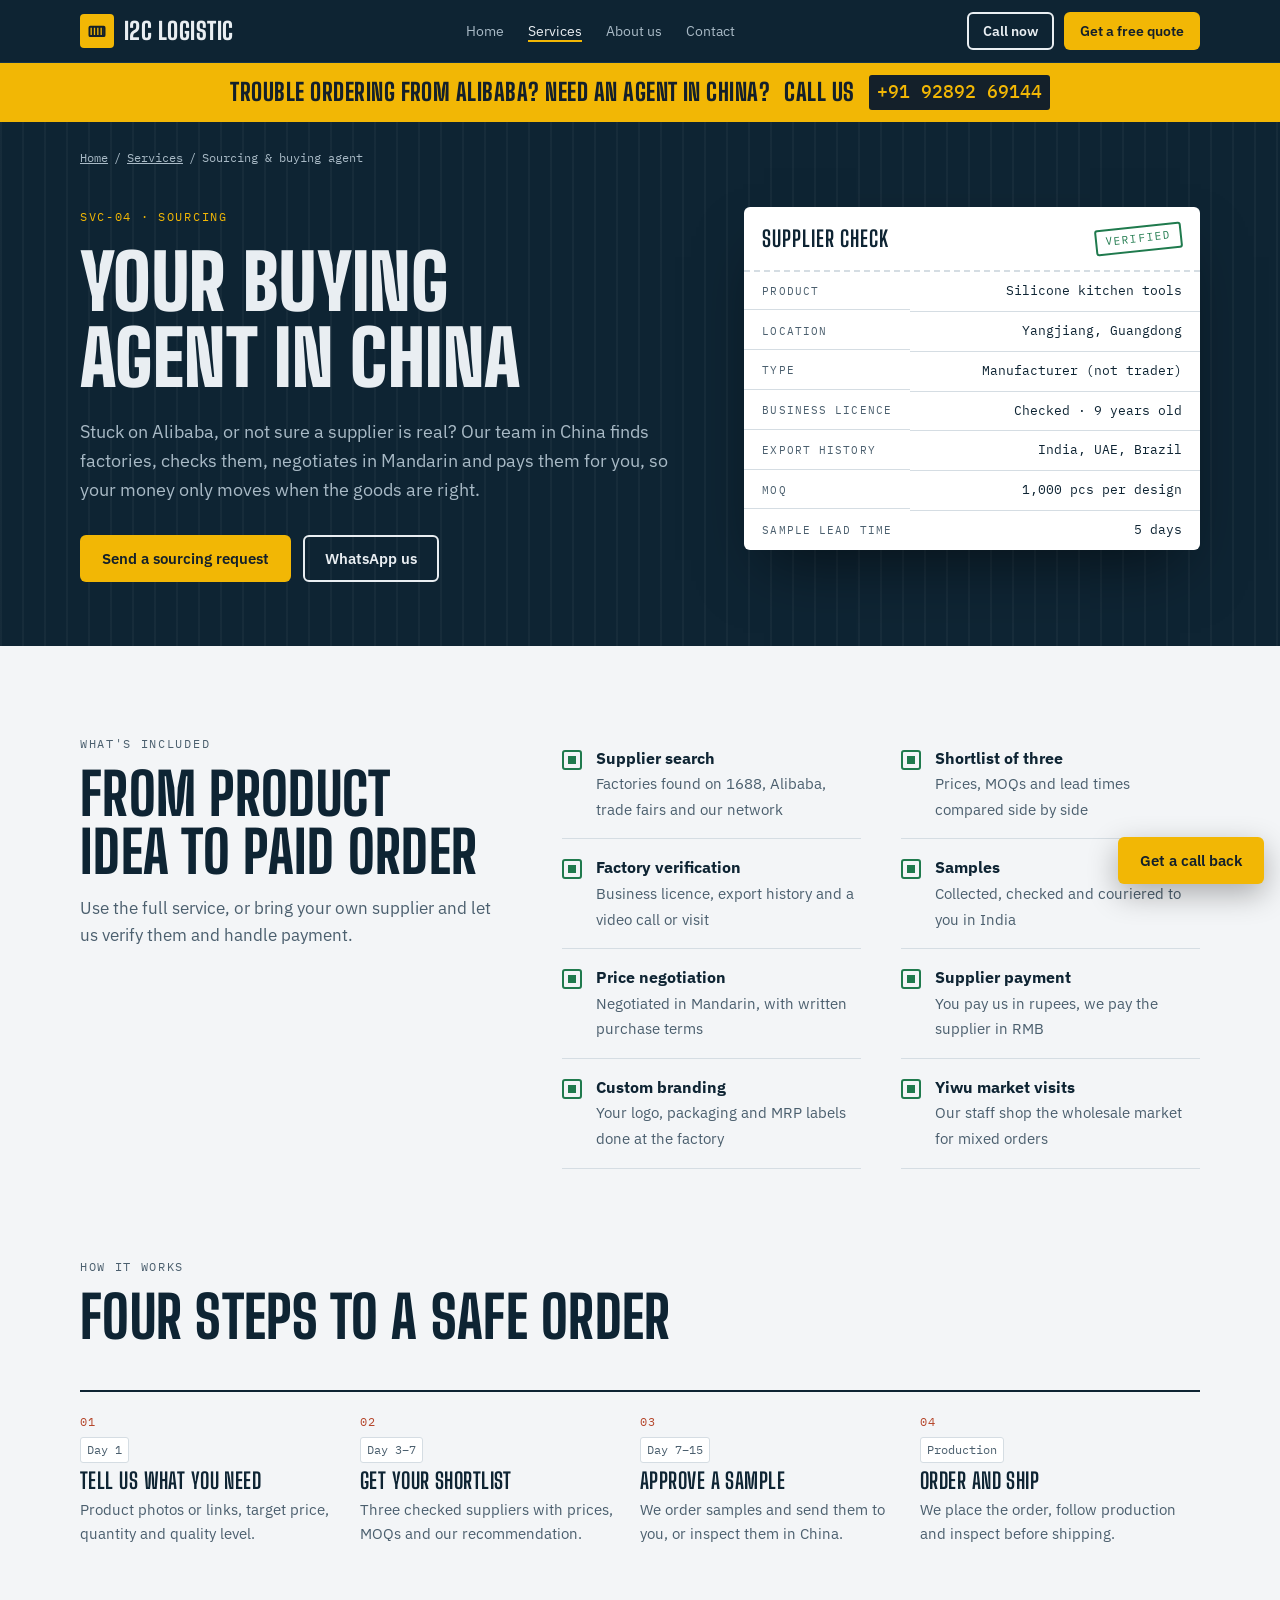
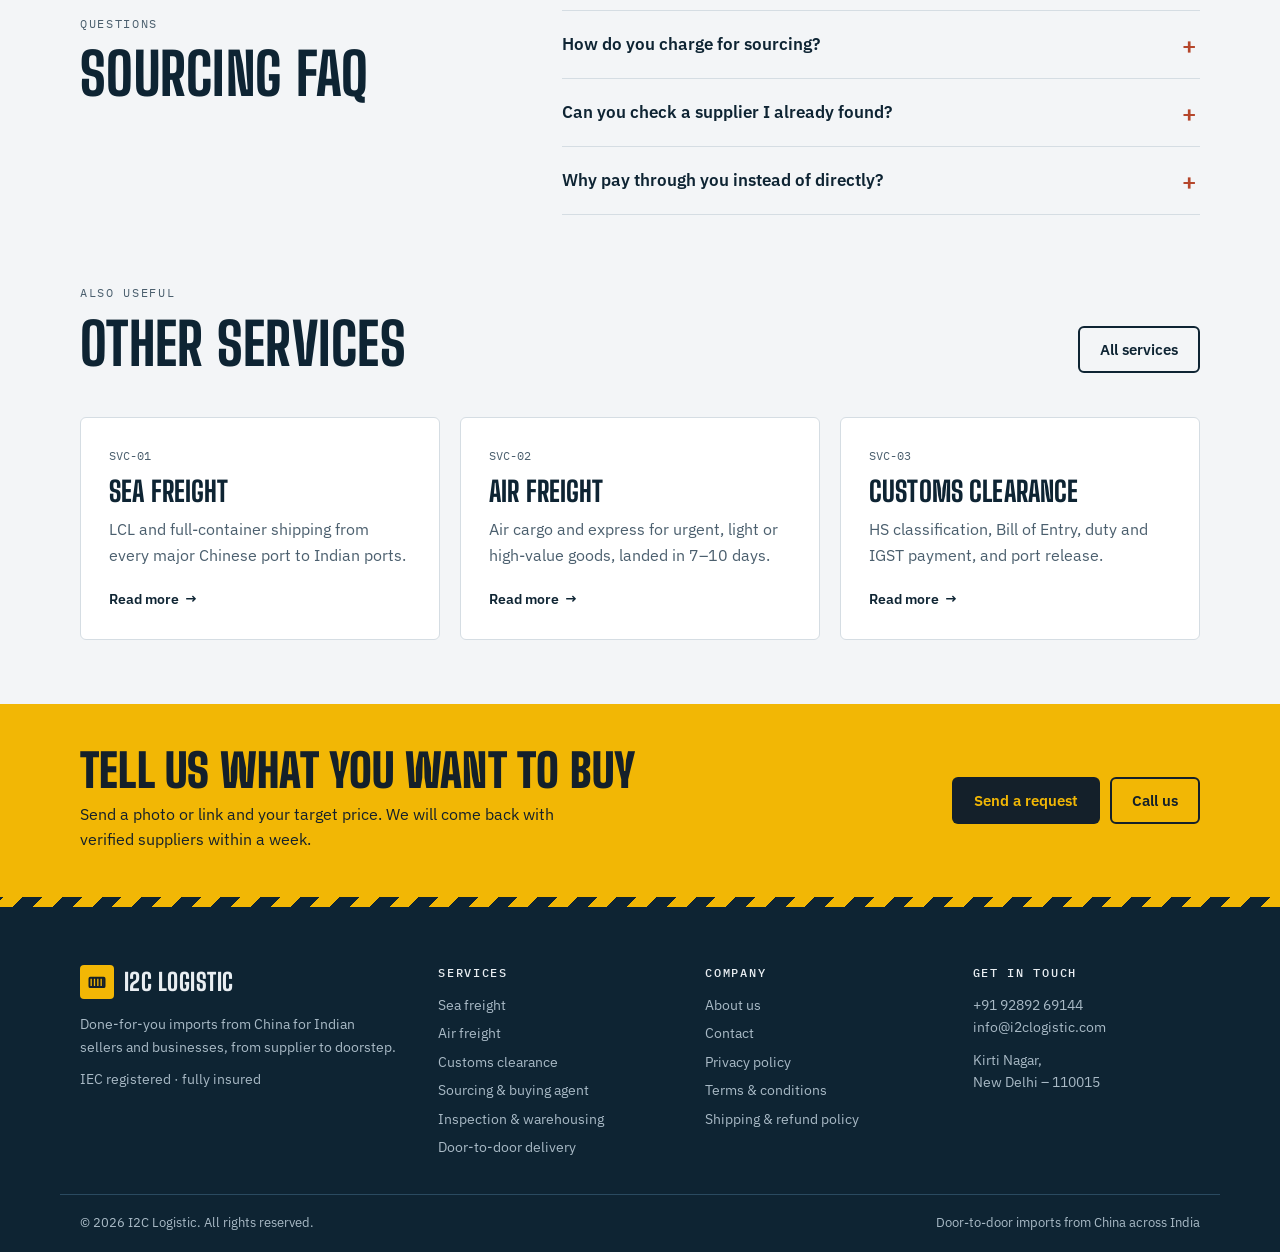
<file: service-sourcing.html>
<!doctype html>
<html lang="en">
<head>
<meta charset="utf-8">
<meta name="viewport" content="width=device-width,initial-scale=1,viewport-fit=cover">
<title>Sourcing &amp; Buying Agent · I2C Logistic</title>
<meta name="description" content="China sourcing agent for Indian buyers: supplier search, factory verification, price negotiation and safe supplier payments.">
<link rel="preconnect" href="https://fonts.googleapis.com">
<link rel="preconnect" href="https://fonts.gstatic.com" crossorigin>
<link rel="stylesheet" href="https://fonts.googleapis.com/css2?family=Big+Shoulders+Display:wght@600;800;900&family=IBM+Plex+Sans:wght@400;500;600&family=IBM+Plex+Mono:wght@400;500&display=swap">
<link rel="stylesheet" href="styles.css">
</head>
<body data-page="service-sourcing">
<div id="site-header"></div>

<section class="hero svc-hero">
  <div class="wrap">
    <nav class="crumbs" aria-label="Breadcrumb"><a href="index.html">Home</a> / <a href="services.html">Services</a> / <span>Sourcing &amp; buying agent</span></nav>
  </div>
  <div class="wrap hero-grid">
    <div>
      <span class="eyebrow">SVC-04 · Sourcing</span>
      <h1>Your buying agent in China</h1>
      <p class="lede">Stuck on Alibaba, or not sure a supplier is real? Our team in China finds factories, checks them, negotiates in Mandarin and pays them for you, so your money only moves when the goods are right.</p>
      <div class="hero-actions">
        <a class="btn btn-yellow" href="contact.html#quote-sourcing">Send a sourcing request</a>
        <a class="btn btn-ghost" data-wa="Hi, I need help finding a supplier in China." href="#" target="_blank" rel="noopener">WhatsApp us</a>
      </div>
    </div>
    <aside class="manifest" aria-label="Sample sourcing report">
      <div class="manifest-head"><strong>Supplier check</strong><span class="stamp">Verified</span></div>
      <dl>
        <dt>Product</dt><dd>Silicone kitchen tools</dd>
        <dt>Location</dt><dd>Yangjiang, Guangdong</dd>
        <dt>Type</dt><dd>Manufacturer (not trader)</dd>
        <dt>Business licence</dt><dd>Checked · 9 years old</dd>
        <dt>Export history</dt><dd>India, UAE, Brazil</dd>
        <dt>MOQ</dt><dd>1,000 pcs per design</dd>
        <dt>Sample lead time</dt><dd>5 days</dd>
      </dl>
    </aside>
  </div>
</section>

<section class="block">
  <div class="wrap split">
    <div class="sec-head">
      <span class="eyebrow">What's included</span>
      <h2>From product idea to paid order</h2>
      <p>Use the full service, or bring your own supplier and let us verify them and handle payment.</p>
    </div>
    <ul class="checks">
      <li><div><strong>Supplier search</strong><span>Factories found on 1688, Alibaba, trade fairs and our network</span></div></li>
      <li><div><strong>Shortlist of three</strong><span>Prices, MOQs and lead times compared side by side</span></div></li>
      <li><div><strong>Factory verification</strong><span>Business licence, export history and a video call or visit</span></div></li>
      <li><div><strong>Samples</strong><span>Collected, checked and couriered to you in India</span></div></li>
      <li><div><strong>Price negotiation</strong><span>Negotiated in Mandarin, with written purchase terms</span></div></li>
      <li><div><strong>Supplier payment</strong><span>You pay us in rupees, we pay the supplier in RMB</span></div></li>
      <li><div><strong>Custom branding</strong><span>Your logo, packaging and MRP labels done at the factory</span></div></li>
      <li><div><strong>Yiwu market visits</strong><span>Our staff shop the wholesale market for mixed orders</span></div></li>
    </ul>
  </div>
</section>

<section class="block tight" style="padding-top:0">
  <div class="wrap">
    <div class="sec-head"><span class="eyebrow">How it works</span><h2>Four steps to a safe order</h2></div>
    <ol class="timeline">
      <li><span class="day">Day 1</span><strong>Tell us what you need</strong><p>Product photos or links, target price, quantity and quality level.</p></li>
      <li><span class="day">Day 3–7</span><strong>Get your shortlist</strong><p>Three checked suppliers with prices, MOQs and our recommendation.</p></li>
      <li><span class="day">Day 7–15</span><strong>Approve a sample</strong><p>We order samples and send them to you, or inspect them in China.</p></li>
      <li><span class="day">Production</span><strong>Order and ship</strong><p>We place the order, follow production and inspect before shipping.</p></li>
    </ol>
  </div>
</section>

<section class="block tight" style="padding-top:0">
  <div class="wrap split">
    <div class="sec-head"><span class="eyebrow">Questions</span><h2>Sourcing FAQ</h2></div>
    <div class="faq">
      <details><summary>How do you charge for sourcing?</summary><p>A small fixed fee for the supplier search, plus a commission on the order value if you buy. The fee is adjusted against your commission when you place the order. Ask us for the current rates.</p></details>
      <details><summary>Can you check a supplier I already found?</summary><p>Yes. Send us the supplier's name or listing link. We check their licence, confirm whether they are a factory or a trader, and tell you what we find.</p></details>
      <details><summary>Why pay through you instead of directly?</summary><p>We pay only verified suppliers and only against agreed milestones, such as after inspection. You avoid sending money to a stranger's personal account.</p></details>
    </div>
  </div>
</section>

<section class="block tight" style="padding-top:0">
  <div class="wrap">
    <div class="sec-row"><div class="sec-head"><span class="eyebrow">Also useful</span><h2>Other services</h2></div><a class="btn btn-ghost" href="services.html">All services</a></div>
    <div class="services" id="more-services" data-current="sourcing"></div>
  </div>
</section>

<section class="cta-band">
  <div class="wrap">
    <div><h2>Tell us what you want to buy</h2><p>Send a photo or link and your target price. We will come back with verified suppliers within a week.</p></div>
    <div class="acts"><a class="btn btn-navy" href="contact.html#quote-sourcing">Send a request</a><a class="btn btn-ghost" data-tel href="#">Call us</a></div>
  </div>
</section>

<div id="site-footer"></div>
<script src="site.js"></script>
</body>
</html>
</file>
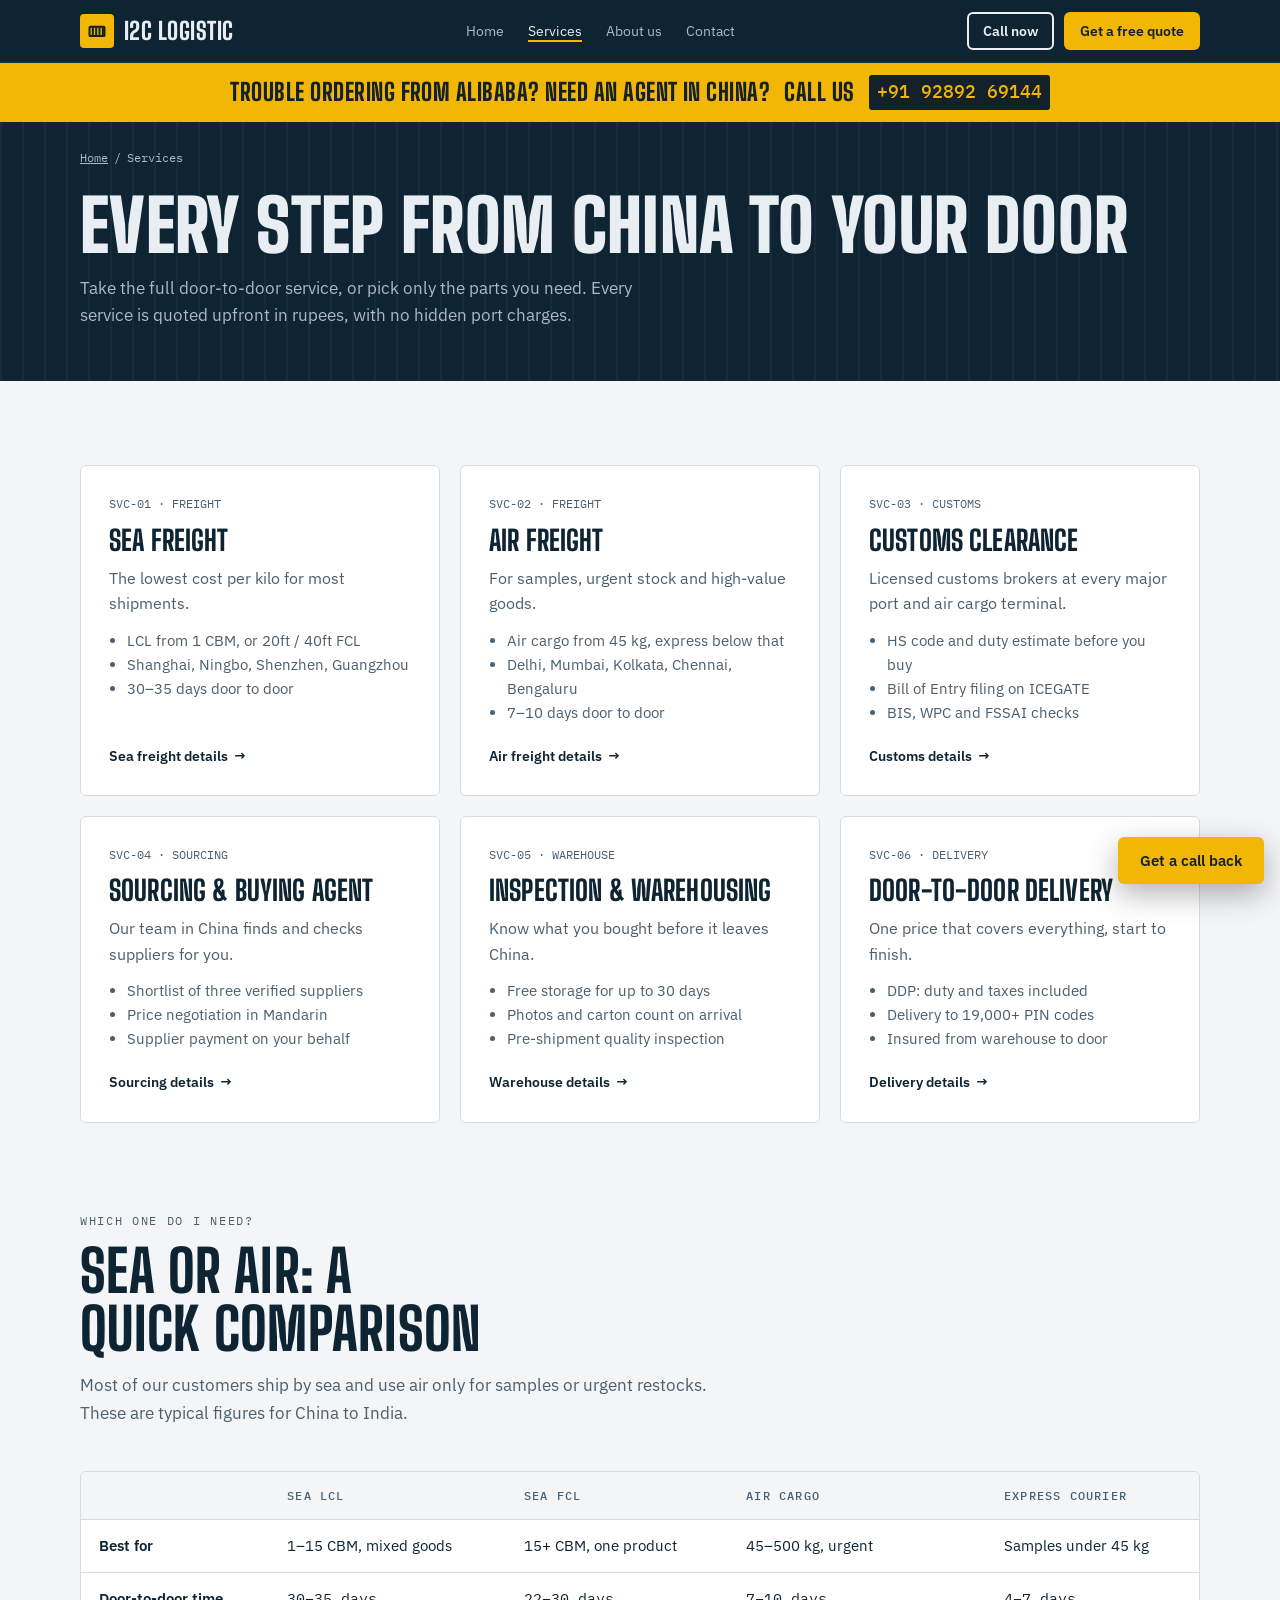
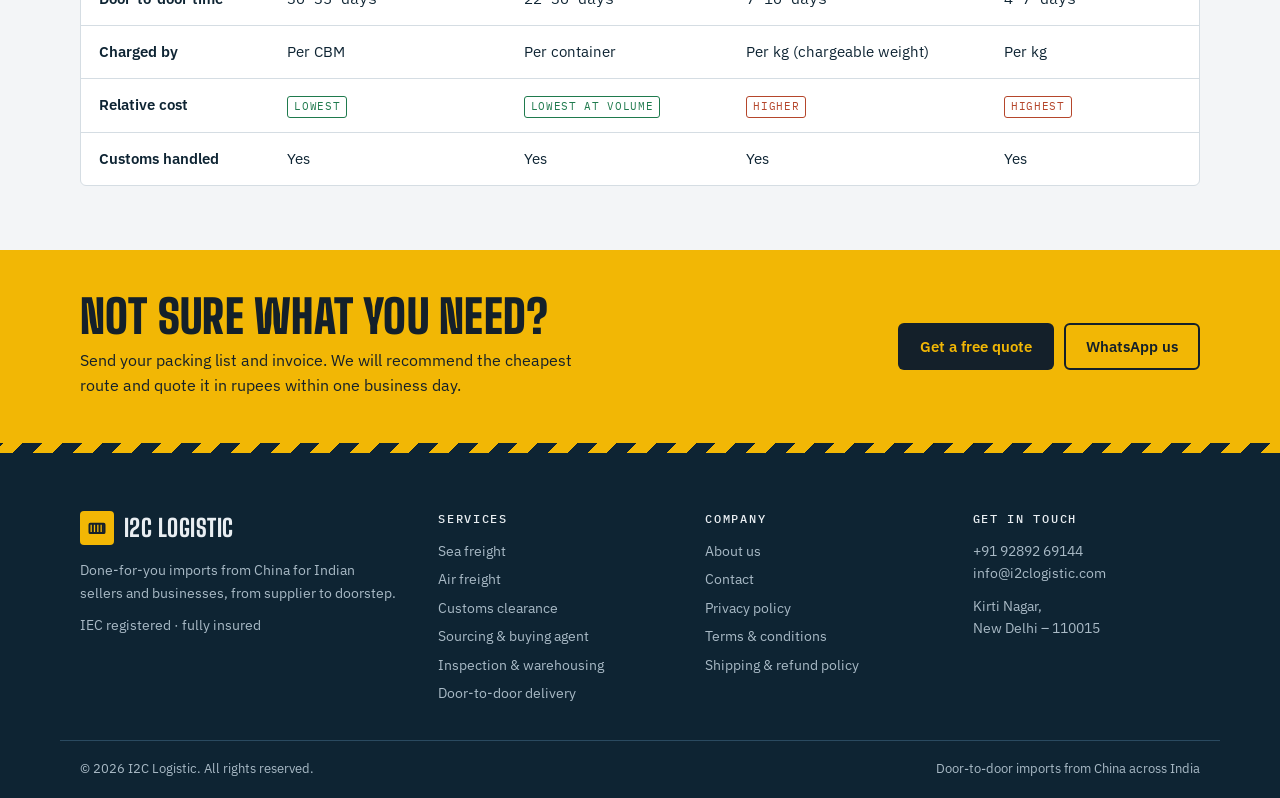
<file: services.html>
<!doctype html>
<html lang="en">
<head>
<meta charset="utf-8">
<meta name="viewport" content="width=device-width,initial-scale=1,viewport-fit=cover">
<title>Services · I2C Logistic</title>
<meta name="description" content="Sea freight, air freight, customs clearance, sourcing, inspection and door-to-door delivery from China to India.">
<link rel="preconnect" href="https://fonts.googleapis.com">
<link rel="preconnect" href="https://fonts.gstatic.com" crossorigin>
<link rel="stylesheet" href="https://fonts.googleapis.com/css2?family=Big+Shoulders+Display:wght@600;800;900&family=IBM+Plex+Sans:wght@400;500;600&family=IBM+Plex+Mono:wght@400;500&display=swap">
<link rel="stylesheet" href="styles.css">
</head>
<body data-page="services">
<div id="site-header"></div>

<section class="page-head">
  <div class="wrap">
    <nav class="crumbs" aria-label="Breadcrumb"><a href="index.html">Home</a> / <span>Services</span></nav>
    <h1>Every step from China to your door</h1>
    <p>Take the full door-to-door service, or pick only the parts you need. Every service is quoted upfront in rupees, with no hidden port charges.</p>
  </div>
</section>

<section class="block">
  <div class="wrap">
    <div class="services">
      <a class="svc" href="service-sea-freight.html"><span class="code">SVC-01 · FREIGHT</span><h3>Sea freight</h3><p>The lowest cost per kilo for most shipments.</p>
        <ul><li>LCL from 1 CBM, or 20ft / 40ft FCL</li><li>Shanghai, Ningbo, Shenzhen, Guangzhou</li><li>30–35 days door to door</li></ul><span class="more">Sea freight details</span></a>
      <a class="svc" href="service-air-freight.html"><span class="code">SVC-02 · FREIGHT</span><h3>Air freight</h3><p>For samples, urgent stock and high-value goods.</p>
        <ul><li>Air cargo from 45 kg, express below that</li><li>Delhi, Mumbai, Kolkata, Chennai, Bengaluru</li><li>7–10 days door to door</li></ul><span class="more">Air freight details</span></a>
      <a class="svc" href="service-customs-clearance.html"><span class="code">SVC-03 · CUSTOMS</span><h3>Customs clearance</h3><p>Licensed customs brokers at every major port and air cargo terminal.</p>
        <ul><li>HS code and duty estimate before you buy</li><li>Bill of Entry filing on ICEGATE</li><li>BIS, WPC and FSSAI checks</li></ul><span class="more">Customs details</span></a>
      <a class="svc" href="service-sourcing.html"><span class="code">SVC-04 · SOURCING</span><h3>Sourcing &amp; buying agent</h3><p>Our team in China finds and checks suppliers for you.</p>
        <ul><li>Shortlist of three verified suppliers</li><li>Price negotiation in Mandarin</li><li>Supplier payment on your behalf</li></ul><span class="more">Sourcing details</span></a>
      <a class="svc" href="service-inspection-warehousing.html"><span class="code">SVC-05 · WAREHOUSE</span><h3>Inspection &amp; warehousing</h3><p>Know what you bought before it leaves China.</p>
        <ul><li>Free storage for up to 30 days</li><li>Photos and carton count on arrival</li><li>Pre-shipment quality inspection</li></ul><span class="more">Warehouse details</span></a>
      <a class="svc" href="service-door-delivery.html"><span class="code">SVC-06 · DELIVERY</span><h3>Door-to-door delivery</h3><p>One price that covers everything, start to finish.</p>
        <ul><li>DDP: duty and taxes included</li><li>Delivery to 19,000+ PIN codes</li><li>Insured from warehouse to door</li></ul><span class="more">Delivery details</span></a>
    </div>
  </div>
</section>

<section class="block tight" style="padding-top:0">
  <div class="wrap">
    <div class="sec-head">
      <span class="eyebrow">Which one do I need?</span>
      <h2>Sea or air: a quick comparison</h2>
      <p>Most of our customers ship by sea and use air only for samples or urgent restocks. These are typical figures for China to India.</p>
    </div>
    <div class="table-wrap">
      <table>
        <thead><tr><th></th><th>Sea LCL</th><th>Sea FCL</th><th>Air cargo</th><th>Express courier</th></tr></thead>
        <tbody>
          <tr><td>Best for</td><td>1–15 CBM, mixed goods</td><td>15+ CBM, one product</td><td>45–500 kg, urgent</td><td>Samples under 45 kg</td></tr>
          <tr><td>Door-to-door time</td><td class="num">30–35 days</td><td class="num">22–30 days</td><td class="num">7–10 days</td><td class="num">4–7 days</td></tr>
          <tr><td>Charged by</td><td>Per CBM</td><td>Per container</td><td>Per kg (chargeable weight)</td><td>Per kg</td></tr>
          <tr><td>Relative cost</td><td><span class="pill">Lowest</span></td><td><span class="pill">Lowest at volume</span></td><td><span class="pill warn">Higher</span></td><td><span class="pill warn">Highest</span></td></tr>
          <tr><td>Customs handled</td><td>Yes</td><td>Yes</td><td>Yes</td><td>Yes</td></tr>
        </tbody>
      </table>
    </div>
  </div>
</section>

<section class="cta-band">
  <div class="wrap">
    <div><h2>Not sure what you need?</h2><p>Send your packing list and invoice. We will recommend the cheapest route and quote it in rupees within one business day.</p></div>
    <div class="acts"><a class="btn btn-navy" href="contact.html#quote">Get a free quote</a><a class="btn btn-ghost" data-wa href="#" target="_blank" rel="noopener">WhatsApp us</a></div>
  </div>
</section>

<div id="site-footer"></div>
<script src="site.js"></script>
</body>
</html>
</file>
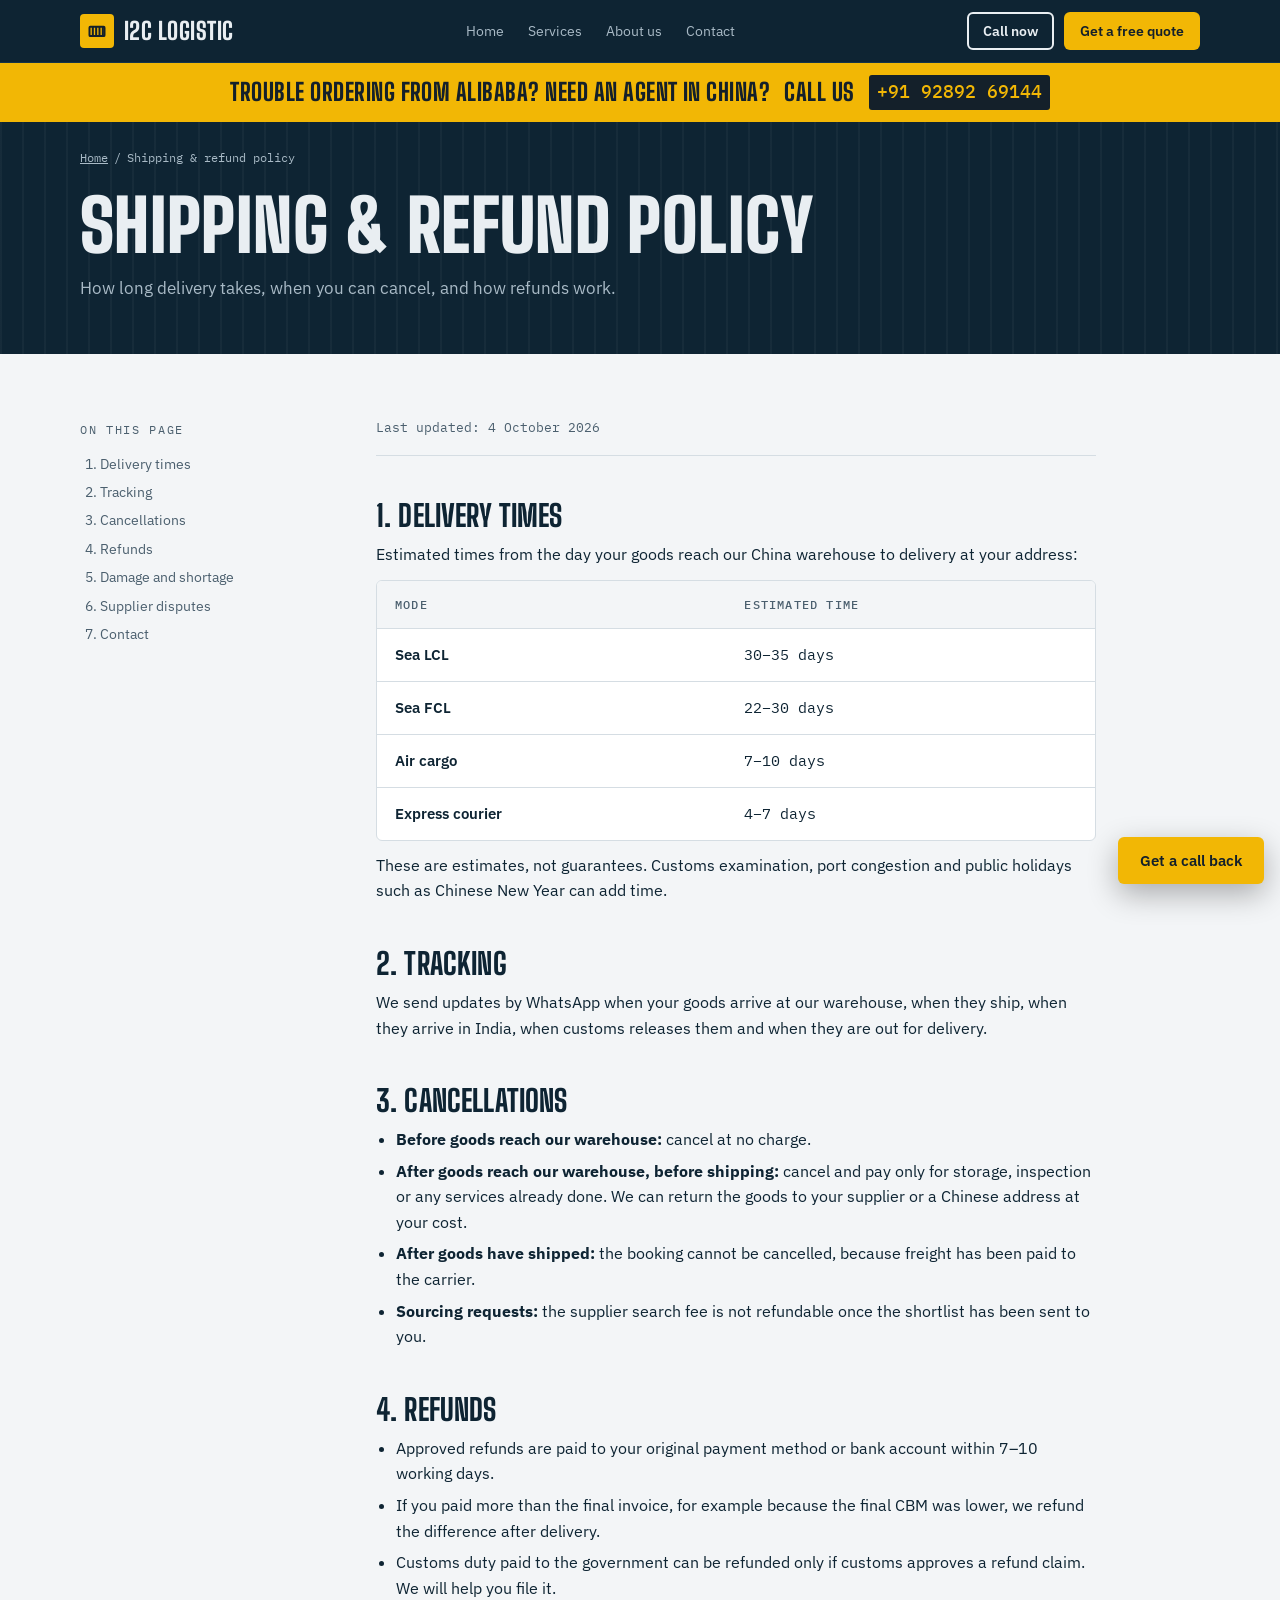
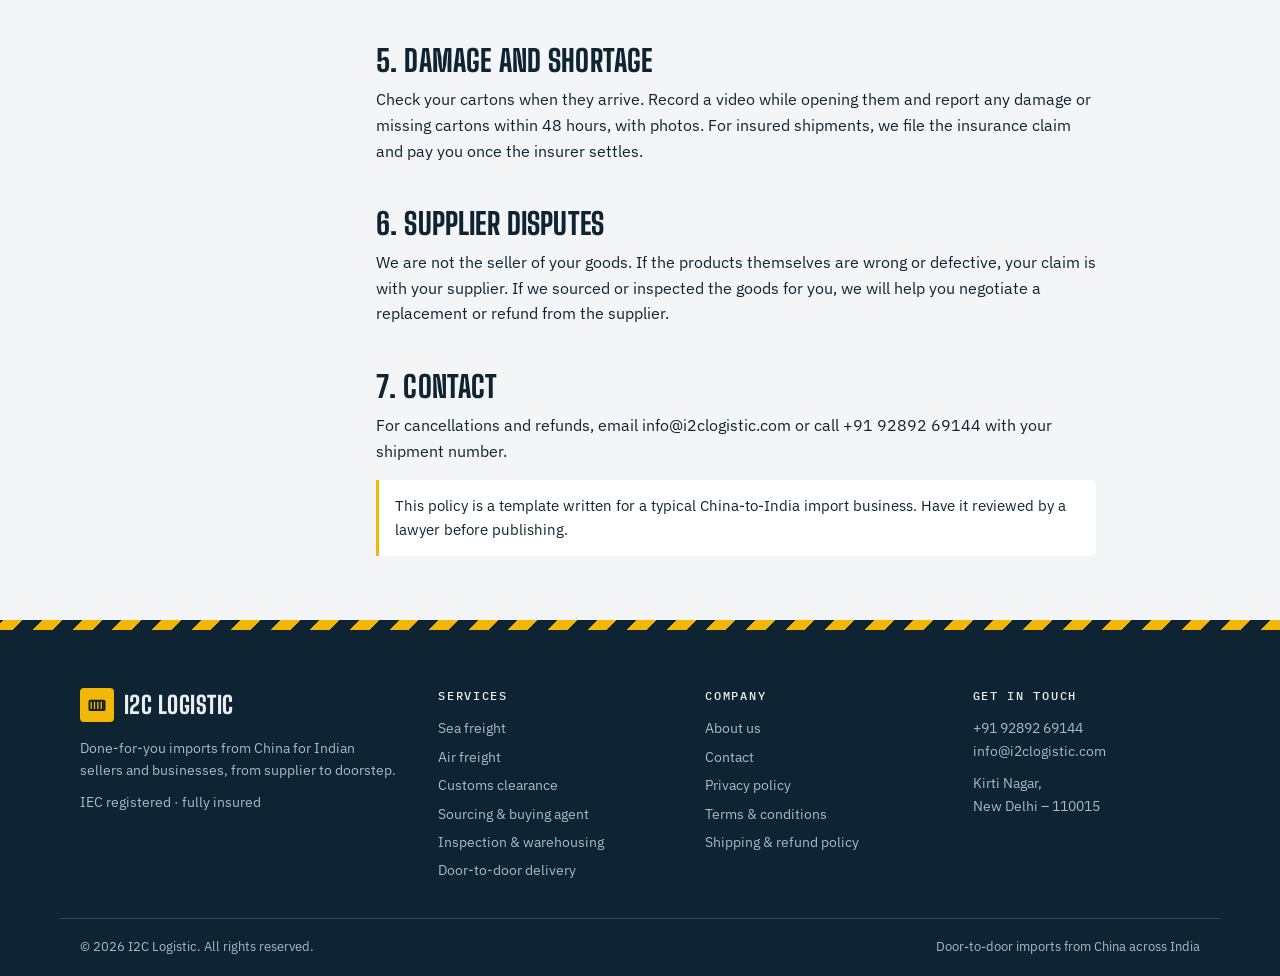
<file: shipping-refund-policy.html>
<!doctype html>
<html lang="en">
<head>
<meta charset="utf-8">
<meta name="viewport" content="width=device-width,initial-scale=1,viewport-fit=cover">
<title>Shipping &amp; Refund Policy · I2C Logistic</title>
<meta name="description" content="Delivery timelines, cancellations and refunds for I2C Logistic services.">
<link rel="preconnect" href="https://fonts.googleapis.com">
<link rel="preconnect" href="https://fonts.gstatic.com" crossorigin>
<link rel="stylesheet" href="https://fonts.googleapis.com/css2?family=Big+Shoulders+Display:wght@600;800;900&family=IBM+Plex+Sans:wght@400;500;600&family=IBM+Plex+Mono:wght@400;500&display=swap">
<link rel="stylesheet" href="styles.css">
</head>
<body data-page="refund">
<div id="site-header"></div>

<section class="page-head">
  <div class="wrap">
    <nav class="crumbs" aria-label="Breadcrumb"><a href="index.html">Home</a> / <span>Shipping &amp; refund policy</span></nav>
    <h1>Shipping &amp; refund policy</h1>
    <p>How long delivery takes, when you can cancel, and how refunds work.</p>
  </div>
</section>

<section class="block tight">
  <div class="wrap legal-grid">
    <nav class="toc" aria-label="On this page">
      <span class="eyebrow">On this page</span>
      <ol>
        <li><a href="#times">Delivery times</a></li>
        <li><a href="#tracking">Tracking</a></li>
        <li><a href="#cancel">Cancellations</a></li>
        <li><a href="#refunds">Refunds</a></li>
        <li><a href="#damage">Damage and shortage</a></li>
        <li><a href="#supplier">Supplier disputes</a></li>
        <li><a href="#contact">Contact</a></li>
      </ol>
    </nav>
    <article class="prose">
      <p class="meta">Last updated: <span data-updated></span></p>

      <h2 id="times">1. Delivery times</h2>
      <p>Estimated times from the day your goods reach our China warehouse to delivery at your address:</p>
      <div class="table-wrap" style="margin-top:12px">
        <table style="min-width:0">
          <thead><tr><th>Mode</th><th>Estimated time</th></tr></thead>
          <tbody>
            <tr><td>Sea LCL</td><td class="num">30–35 days</td></tr>
            <tr><td>Sea FCL</td><td class="num">22–30 days</td></tr>
            <tr><td>Air cargo</td><td class="num">7–10 days</td></tr>
            <tr><td>Express courier</td><td class="num">4–7 days</td></tr>
          </tbody>
        </table>
      </div>
      <p style="margin-top:12px">These are estimates, not guarantees. Customs examination, port congestion and public holidays such as Chinese New Year can add time.</p>

      <h2 id="tracking">2. Tracking</h2>
      <p>We send updates by WhatsApp when your goods arrive at our warehouse, when they ship, when they arrive in India, when customs releases them and when they are out for delivery.</p>

      <h2 id="cancel">3. Cancellations</h2>
      <ul>
        <li><strong>Before goods reach our warehouse:</strong> cancel at no charge.</li>
        <li><strong>After goods reach our warehouse, before shipping:</strong> cancel and pay only for storage, inspection or any services already done. We can return the goods to your supplier or a Chinese address at your cost.</li>
        <li><strong>After goods have shipped:</strong> the booking cannot be cancelled, because freight has been paid to the carrier.</li>
        <li><strong>Sourcing requests:</strong> the supplier search fee is not refundable once the shortlist has been sent to you.</li>
      </ul>

      <h2 id="refunds">4. Refunds</h2>
      <ul>
        <li>Approved refunds are paid to your original payment method or bank account within 7–10 working days.</li>
        <li>If you paid more than the final invoice, for example because the final CBM was lower, we refund the difference after delivery.</li>
        <li>Customs duty paid to the government can be refunded only if customs approves a refund claim. We will help you file it.</li>
      </ul>

      <h2 id="damage">5. Damage and shortage</h2>
      <p>Check your cartons when they arrive. Record a video while opening them and report any damage or missing cartons within 48 hours, with photos. For insured shipments, we file the insurance claim and pay you once the insurer settles.</p>

      <h2 id="supplier">6. Supplier disputes</h2>
      <p>We are not the seller of your goods. If the products themselves are wrong or defective, your claim is with your supplier. If we sourced or inspected the goods for you, we will help you negotiate a replacement or refund from the supplier.</p>

      <h2 id="contact">7. Contact</h2>
      <p>For cancellations and refunds, email <span data-email></span> or call <span data-phone></span> with your shipment number.</p>

      <p class="callout">This policy is a template written for a typical China-to-India import business. Have it reviewed by a lawyer before publishing.</p>
    </article>
  </div>
</section>

<div id="site-footer"></div>
<script src="site.js"></script>
</body>
</html>
</file>
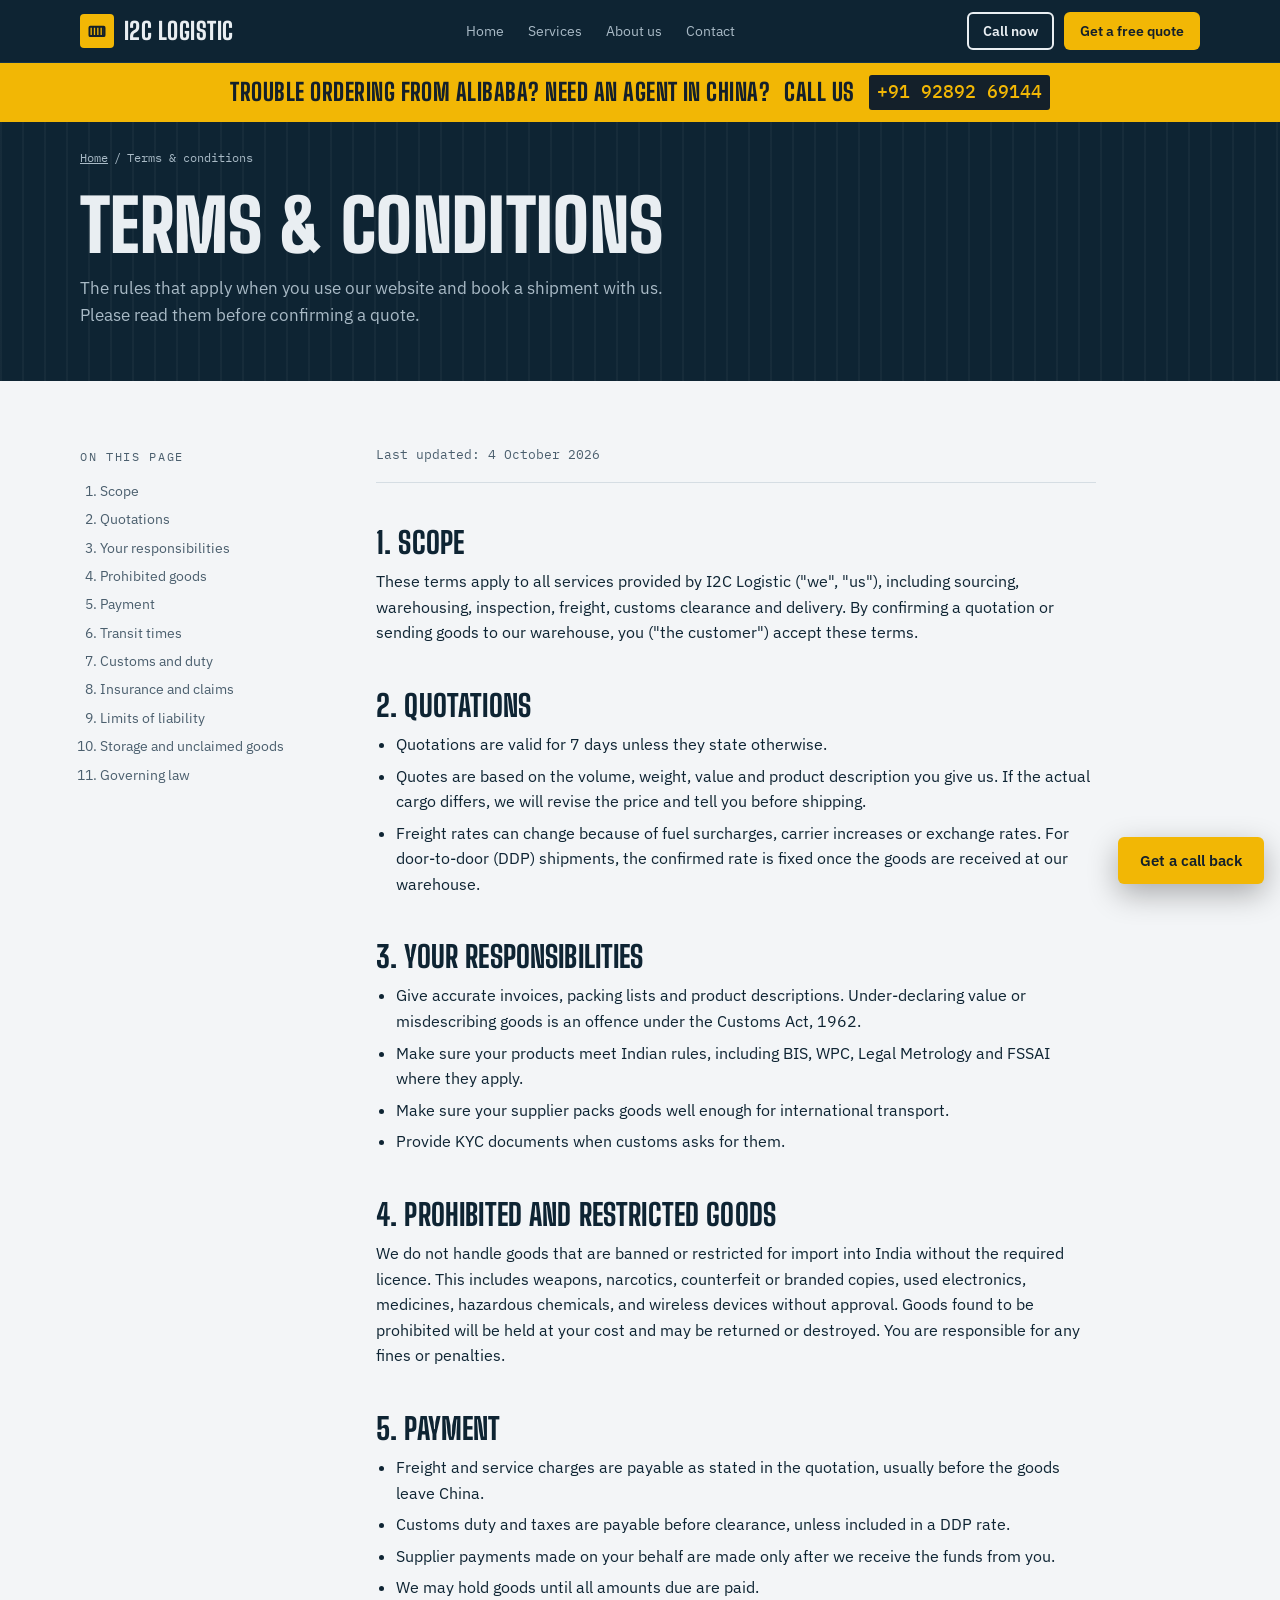
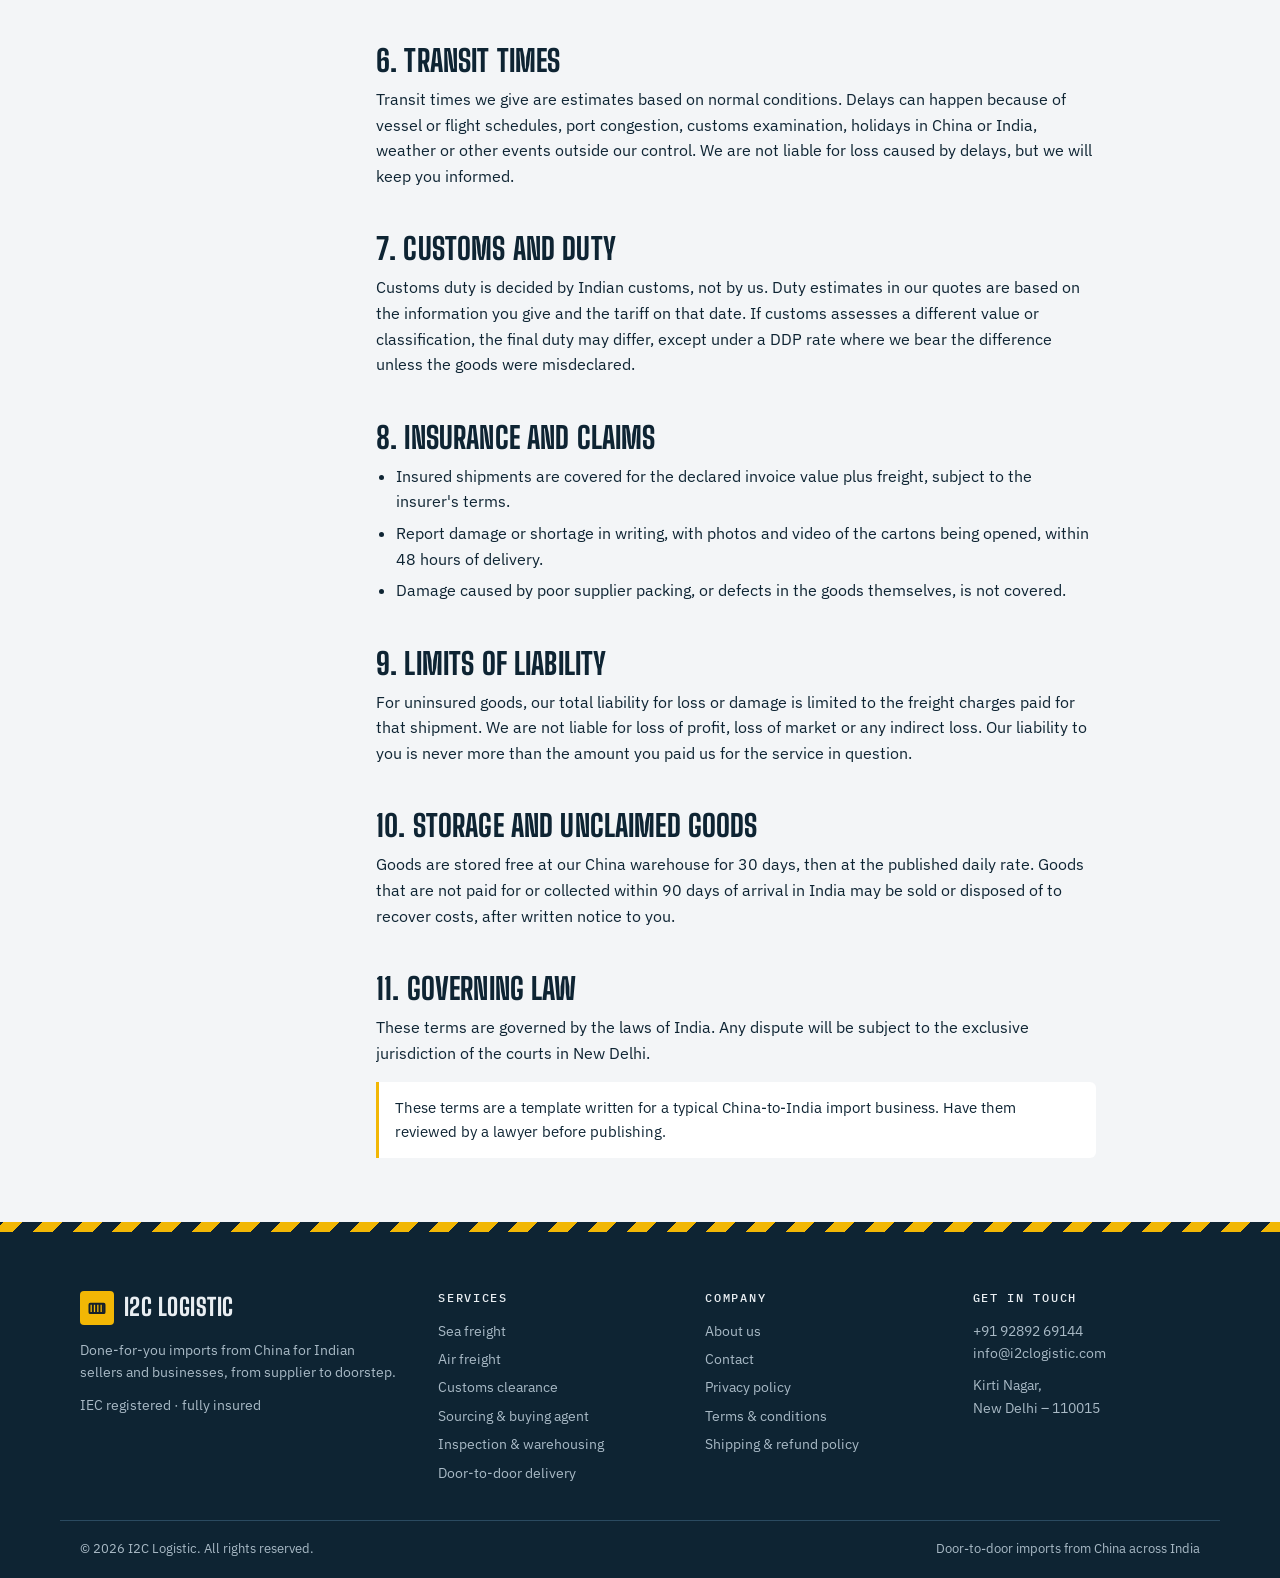
<file: terms.html>
<!doctype html>
<html lang="en">
<head>
<meta charset="utf-8">
<meta name="viewport" content="width=device-width,initial-scale=1,viewport-fit=cover">
<title>Terms &amp; Conditions · I2C Logistic</title>
<meta name="description" content="Terms and conditions for I2C Logistic import, freight and customs services.">
<link rel="preconnect" href="https://fonts.googleapis.com">
<link rel="preconnect" href="https://fonts.gstatic.com" crossorigin>
<link rel="stylesheet" href="https://fonts.googleapis.com/css2?family=Big+Shoulders+Display:wght@600;800;900&family=IBM+Plex+Sans:wght@400;500;600&family=IBM+Plex+Mono:wght@400;500&display=swap">
<link rel="stylesheet" href="styles.css">
</head>
<body data-page="terms">
<div id="site-header"></div>

<section class="page-head">
  <div class="wrap">
    <nav class="crumbs" aria-label="Breadcrumb"><a href="index.html">Home</a> / <span>Terms &amp; conditions</span></nav>
    <h1>Terms &amp; conditions</h1>
    <p>The rules that apply when you use our website and book a shipment with us. Please read them before confirming a quote.</p>
  </div>
</section>

<section class="block tight">
  <div class="wrap legal-grid">
    <nav class="toc" aria-label="On this page">
      <span class="eyebrow">On this page</span>
      <ol>
        <li><a href="#scope">Scope</a></li>
        <li><a href="#quotes">Quotations</a></li>
        <li><a href="#customer">Your responsibilities</a></li>
        <li><a href="#prohibited">Prohibited goods</a></li>
        <li><a href="#payment">Payment</a></li>
        <li><a href="#transit">Transit times</a></li>
        <li><a href="#customs">Customs and duty</a></li>
        <li><a href="#insurance">Insurance and claims</a></li>
        <li><a href="#liability">Limits of liability</a></li>
        <li><a href="#storage">Storage and unclaimed goods</a></li>
        <li><a href="#law">Governing law</a></li>
      </ol>
    </nav>
    <article class="prose">
      <p class="meta">Last updated: <span data-updated></span></p>

      <h2 id="scope">1. Scope</h2>
      <p>These terms apply to all services provided by <span data-legal></span> ("we", "us"), including sourcing, warehousing, inspection, freight, customs clearance and delivery. By confirming a quotation or sending goods to our warehouse, you ("the customer") accept these terms.</p>

      <h2 id="quotes">2. Quotations</h2>
      <ul>
        <li>Quotations are valid for 7 days unless they state otherwise.</li>
        <li>Quotes are based on the volume, weight, value and product description you give us. If the actual cargo differs, we will revise the price and tell you before shipping.</li>
        <li>Freight rates can change because of fuel surcharges, carrier increases or exchange rates. For door-to-door (DDP) shipments, the confirmed rate is fixed once the goods are received at our warehouse.</li>
      </ul>

      <h2 id="customer">3. Your responsibilities</h2>
      <ul>
        <li>Give accurate invoices, packing lists and product descriptions. Under-declaring value or misdescribing goods is an offence under the Customs Act, 1962.</li>
        <li>Make sure your products meet Indian rules, including BIS, WPC, Legal Metrology and FSSAI where they apply.</li>
        <li>Make sure your supplier packs goods well enough for international transport.</li>
        <li>Provide KYC documents when customs asks for them.</li>
      </ul>

      <h2 id="prohibited">4. Prohibited and restricted goods</h2>
      <p>We do not handle goods that are banned or restricted for import into India without the required licence. This includes weapons, narcotics, counterfeit or branded copies, used electronics, medicines, hazardous chemicals, and wireless devices without approval. Goods found to be prohibited will be held at your cost and may be returned or destroyed. You are responsible for any fines or penalties.</p>

      <h2 id="payment">5. Payment</h2>
      <ul>
        <li>Freight and service charges are payable as stated in the quotation, usually before the goods leave China.</li>
        <li>Customs duty and taxes are payable before clearance, unless included in a DDP rate.</li>
        <li>Supplier payments made on your behalf are made only after we receive the funds from you.</li>
        <li>We may hold goods until all amounts due are paid.</li>
      </ul>

      <h2 id="transit">6. Transit times</h2>
      <p>Transit times we give are estimates based on normal conditions. Delays can happen because of vessel or flight schedules, port congestion, customs examination, holidays in China or India, weather or other events outside our control. We are not liable for loss caused by delays, but we will keep you informed.</p>

      <h2 id="customs">7. Customs and duty</h2>
      <p>Customs duty is decided by Indian customs, not by us. Duty estimates in our quotes are based on the information you give and the tariff on that date. If customs assesses a different value or classification, the final duty may differ, except under a DDP rate where we bear the difference unless the goods were misdeclared.</p>

      <h2 id="insurance">8. Insurance and claims</h2>
      <ul>
        <li>Insured shipments are covered for the declared invoice value plus freight, subject to the insurer's terms.</li>
        <li>Report damage or shortage in writing, with photos and video of the cartons being opened, within 48 hours of delivery.</li>
        <li>Damage caused by poor supplier packing, or defects in the goods themselves, is not covered.</li>
      </ul>

      <h2 id="liability">9. Limits of liability</h2>
      <p>For uninsured goods, our total liability for loss or damage is limited to the freight charges paid for that shipment. We are not liable for loss of profit, loss of market or any indirect loss. Our liability to you is never more than the amount you paid us for the service in question.</p>

      <h2 id="storage">10. Storage and unclaimed goods</h2>
      <p>Goods are stored free at our China warehouse for 30 days, then at the published daily rate. Goods that are not paid for or collected within 90 days of arrival in India may be sold or disposed of to recover costs, after written notice to you.</p>

      <h2 id="law">11. Governing law</h2>
      <p>These terms are governed by the laws of India. Any dispute will be subject to the exclusive jurisdiction of the courts in <span data-city></span>.</p>

      <p class="callout">These terms are a template written for a typical China-to-India import business. Have them reviewed by a lawyer before publishing.</p>
    </article>
  </div>
</section>

<div id="site-footer"></div>
<script src="site.js"></script>
</body>
</html>
</file>
<file: styles.css>
/* I2C Logistic — shared styles.
   Layout: a port-side site. Navy harbour ground, cargo-yellow hazard accent, manifest/bill-of-lading details set in mono. */
:root{
  --bg:#F3F5F7;
  --surface:#FFFFFF;
  --ink:#0E2433;
  --muted:#4B5F6E;
  --line:#D5DDE3;
  --navy:#0E2433;
  --navy-2:#163449;
  --navy-line:#2A4A60;
  --on-navy:#E9EEF2;
  --on-navy-muted:#A9BAC6;
  --yellow:#F2B705;
  --on-yellow:#14202A;
  --rust:#B5462B;
  --ok:#1F7A4D;
  --wa:#1FA855;
  --on-wa:#FFFFFF;
  --display:"Big Shoulders Display","Arial Narrow",Impact,sans-serif;
  --body:"IBM Plex Sans",system-ui,-apple-system,"Segoe UI",sans-serif;
  --mono:"IBM Plex Mono",ui-monospace,Consolas,monospace;
  --r:6px;
  --wrap:1160px;
}
@media (prefers-color-scheme:dark){:root:not([data-theme="light"]){
  --bg:#0A1A25;--surface:#10232F;--ink:#E6ECF0;--muted:#9DB0BD;--line:#21394A;
  --navy:#06131C;--navy-2:#0F2533;--navy-line:#1E3A4D;--on-navy:#E9EEF2;--on-navy-muted:#93A7B5;
  --yellow:#F5C02A;--on-yellow:#14202A;--rust:#E07457;--ok:#4CC28A;color-scheme:dark}}
:root[data-theme="dark"]{
  --bg:#0A1A25;--surface:#10232F;--ink:#E6ECF0;--muted:#9DB0BD;--line:#21394A;
  --navy:#06131C;--navy-2:#0F2533;--navy-line:#1E3A4D;--on-navy:#E9EEF2;--on-navy-muted:#93A7B5;
  --yellow:#F5C02A;--on-yellow:#14202A;--rust:#E07457;--ok:#4CC28A;color-scheme:dark}

*{box-sizing:border-box}
html{scroll-behavior:smooth}
body{margin:0;background:var(--bg);color:var(--ink);font-family:var(--body);font-size:16px;line-height:1.6}
img{max-width:100%}
[hidden]{display:none!important}
.wrap{max-width:var(--wrap);margin-inline:auto;padding-inline:20px}
h1,h2,h3{font-family:var(--display);line-height:1;margin:0;text-wrap:balance;letter-spacing:.005em}
p{margin:0}
a{color:inherit}
.eyebrow{font-family:var(--mono);font-size:12px;letter-spacing:.14em;text-transform:uppercase;color:var(--muted)}
.btn{display:inline-flex;align-items:center;justify-content:center;gap:8px;font:600 15px/1 var(--body);padding:14px 20px;border-radius:var(--r);border:2px solid transparent;cursor:pointer;text-decoration:none;transition:transform .15s ease,background .15s ease}
.btn:hover{transform:translateY(-1px)}
.btn:focus-visible,input:focus-visible,select:focus-visible,summary:focus-visible,a:focus-visible{outline:3px solid var(--yellow);outline-offset:2px}
.btn-yellow{background:var(--yellow);color:var(--on-yellow)}
.btn-ghost{border-color:currentColor;background:transparent}
.btn-wa{background:var(--wa);color:var(--on-wa)}
@media (prefers-reduced-motion:reduce){html{scroll-behavior:auto}.btn{transition:none}}

/* hazard stripe */
.hazard{height:10px;background:repeating-linear-gradient(-45deg,var(--yellow) 0 14px,var(--navy) 14px 28px)}

/* header */
header{position:sticky;top:env(safe-area-inset-top,0px);z-index:20;background:var(--navy);color:var(--on-navy);border-bottom:1px solid var(--navy-2)}
.nav{display:flex;align-items:center;justify-content:space-between;gap:16px;padding-block:12px}
.logo{display:flex;align-items:center;gap:10px;text-decoration:none;font-family:var(--display);font-weight:800;font-size:24px;letter-spacing:.02em;text-transform:uppercase;color:var(--on-navy)}
.logo-mark{width:34px;height:34px;display:grid;place-items:center;background:var(--yellow);color:var(--on-yellow);border-radius:4px;flex:none}
.nav-links{display:flex;gap:24px;font-size:14px;align-items:center}
.nav-links a{text-decoration:none;color:var(--on-navy-muted)}
.nav-links a:hover,.nav-links a[aria-current]{color:var(--on-navy)}
.nav-links a[aria-current]{box-shadow:inset 0 -2px 0 var(--yellow)}
.nav-cta{display:flex;gap:10px}
.nav-cta .btn{padding:10px 14px;font-size:14px}
.nav-cta .btn-ghost{color:var(--on-navy)}
@media (max-width:900px){.nav-links{display:none}}
@media (max-width:520px){.nav-cta .btn-ghost{display:none}.logo{font-size:20px}}
.mnav{display:none;background:var(--navy-2);border-bottom:1px solid var(--navy-line)}
.mnav .wrap{display:flex;gap:18px;overflow-x:auto;padding-block:10px;font-size:14px;white-space:nowrap}
.mnav a{color:var(--on-navy-muted);text-decoration:none}
.mnav a[aria-current]{color:var(--yellow)}
@media (max-width:900px){.mnav{display:block}}

/* agent strip */
.strip{background:var(--yellow);color:var(--on-yellow)}
.strip .wrap{display:flex;flex-wrap:wrap;justify-content:center;gap:6px 14px;padding-block:10px;font-family:var(--display);font-weight:800;font-size:clamp(18px,2.4vw,24px);text-transform:uppercase;letter-spacing:.02em;text-align:center}
.strip b{font-family:var(--mono);font-weight:500;font-size:.75em;letter-spacing:0;align-self:center;background:var(--on-yellow);color:var(--yellow);padding:3px 8px;border-radius:3px}

/* hero */
.hero{background:var(--navy);color:var(--on-navy);position:relative;overflow:hidden}
.hero::before{content:"";position:absolute;inset:0;background:repeating-linear-gradient(90deg,rgba(255,255,255,.035) 0 2px,transparent 2px 22px);pointer-events:none}
.hero-grid{position:relative;display:grid;grid-template-columns:1.15fr .85fr;gap:48px;padding-block:64px 72px;align-items:start}
.hero-grid > *{min-width:0}
.hero h1{font-size:clamp(46px,7vw,92px);font-weight:900;text-transform:uppercase}
.hero h1 em{font-style:normal;color:var(--yellow)}
.hero .lede{margin-top:22px;max-width:56ch;color:var(--on-navy-muted);font-size:18px}
.hero .eyebrow{color:var(--yellow);margin-bottom:18px;display:block}
.hero-actions{display:flex;flex-wrap:wrap;gap:12px;margin-top:30px}
.hero-actions .btn-ghost{color:var(--on-navy)}
.callback{display:flex;flex-wrap:wrap;gap:8px;margin-top:28px;max-width:480px}
.callback .cc{font-family:var(--mono);background:var(--navy-2);border:1px solid var(--navy-line);border-radius:var(--r);padding:0 12px;display:flex;align-items:center;color:var(--on-navy-muted)}
.callback input{flex:1 1 180px;min-width:0;background:var(--navy-2);border:1px solid var(--navy-line);color:var(--on-navy);border-radius:var(--r);padding:13px 14px;font:16px var(--mono)}
.callback small{flex-basis:100%;color:var(--on-navy-muted);font-size:13px}
.callback-msg{flex-basis:100%;font-size:14px;color:var(--yellow)}

/* service-page hero is shorter */
.hero.svc-hero h1{font-size:clamp(42px,6vw,76px)}
.hero.svc-hero .hero-grid{padding-block:40px 64px}
.crumbs{position:relative;font-family:var(--mono);font-size:12px;color:var(--on-navy-muted);padding-top:26px;display:flex;flex-wrap:wrap;gap:6px}
.crumbs a{color:var(--on-navy-muted)}
.crumbs a:hover{color:var(--on-navy)}

/* manifest card */
.manifest{background:var(--surface);color:var(--ink);border-radius:var(--r);box-shadow:0 30px 60px -20px rgba(0,0,0,.5);font-family:var(--mono);font-size:13px;overflow:hidden;transform:rotate(1.2deg)}
.svc-hero .manifest{transform:none}
.manifest-head{display:flex;justify-content:space-between;align-items:center;gap:10px;padding:14px 18px;border-bottom:2px dashed var(--line)}
.manifest-head strong{font-family:var(--display);font-size:22px;letter-spacing:.04em;text-transform:uppercase}
.stamp{border:2px solid var(--ok);color:var(--ok);padding:2px 8px;font-size:11px;letter-spacing:.12em;text-transform:uppercase;transform:rotate(-6deg);border-radius:3px;white-space:nowrap}
.manifest dl{margin:0;display:grid;grid-template-columns:auto 1fr}
.manifest dt,.manifest dd{margin:0;padding:9px 18px;border-bottom:1px solid var(--line)}
.manifest dt{color:var(--muted);text-transform:uppercase;font-size:11px;letter-spacing:.1em;align-self:center}
.manifest dd{text-align:right;font-variant-numeric:tabular-nums}
.manifest dl > :nth-last-child(-n+2){border-bottom:0}
.route{display:flex;align-items:center;gap:10px;padding:16px 18px;background:var(--bg);border-top:1px solid var(--line)}
.route span{flex:none}
.route .track{flex:1;height:2px;background:repeating-linear-gradient(90deg,var(--muted) 0 6px,transparent 6px 12px);position:relative}
.route .ship{position:absolute;top:-9px;left:0;font-size:14px;animation:sail 6s ease-in-out infinite alternate}
@keyframes sail{to{left:calc(100% - 16px)}}
@media (prefers-reduced-motion:reduce){.route .ship{animation:none;left:55%}}
@media (max-width:900px){.hero-grid{grid-template-columns:1fr;padding-block:44px 56px}.manifest{transform:none}}

/* journey band */
.journey{background:var(--surface);border-bottom:1px solid var(--line)}
.journey ol{list-style:none;margin:0 auto;padding:0;display:grid;grid-template-columns:repeat(4,1fr)}
.journey li{padding:22px 20px;border-left:1px solid var(--line);display:flex;flex-direction:column;gap:4px}
.journey li:first-child{border-left:0}
.journey .k{font-family:var(--mono);font-size:11px;letter-spacing:.12em;text-transform:uppercase;color:var(--rust)}
.journey strong{font-family:var(--display);font-size:22px;text-transform:uppercase;letter-spacing:.02em}
.journey small{color:var(--muted);font-size:14px}
@media (max-width:760px){.journey ol{grid-template-columns:1fr 1fr}.journey li:nth-child(3){border-left:0}.journey li:nth-child(n+3){border-top:1px solid var(--line)}}

/* trust */
.trust{display:flex;flex-wrap:wrap;gap:10px 28px;justify-content:center;padding-block:22px;font-size:14px;color:var(--muted)}
.trust span{display:flex;align-items:center;gap:8px}
.trust span::before{content:"";width:8px;height:8px;background:var(--yellow);border:1px solid var(--on-yellow);transform:rotate(45deg)}

section.block{padding-block:84px}
section.block.tight{padding-block:64px}
.sec-head{max-width:640px;margin-bottom:44px}
.sec-head h2{font-size:clamp(36px,5vw,58px);font-weight:800;text-transform:uppercase;margin-top:10px}
.sec-head p{margin-top:14px;color:var(--muted);font-size:17px}
.sec-row{display:flex;flex-wrap:wrap;justify-content:space-between;align-items:end;gap:20px;margin-bottom:44px}
.sec-row .sec-head{margin-bottom:0}

/* services grid (home + overview + "more services") */
.services{display:grid;grid-template-columns:repeat(3,1fr);gap:20px}
.svc{background:var(--surface);border:1px solid var(--line);border-radius:var(--r);padding:28px;display:flex;flex-direction:column;gap:12px;text-decoration:none;color:var(--ink);transition:border-color .15s ease,transform .15s ease}
a.svc:hover{border-color:var(--ink);transform:translateY(-2px)}
.svc .code{font-family:var(--mono);font-size:12px;color:var(--muted)}
.svc h3{font-size:28px;font-weight:800;text-transform:uppercase}
.svc p{color:var(--muted)}
.svc .more{margin-top:auto;padding-top:8px;font-weight:600;font-size:14px;display:flex;align-items:center;gap:6px}
.svc .more::after{content:"→";transition:transform .15s ease}
a.svc:hover .more::after{transform:translateX(4px)}
.svc ul{margin:0;padding-left:18px;color:var(--muted);font-size:15px}
@media (max-width:960px){.services{grid-template-columns:1fr 1fr}}
@media (max-width:640px){.services{grid-template-columns:1fr}}
@media (prefers-reduced-motion:reduce){.svc,.svc .more::after{transition:none}}

/* categories */
.cats{margin-top:56px;display:grid;grid-template-columns:repeat(4,1fr);border:1px solid var(--line);border-radius:var(--r);overflow:hidden;background:var(--surface)}
.cat{padding:22px;border-left:1px solid var(--line);display:flex;flex-direction:column;gap:6px}
.cat:first-child{border-left:0}
.cat .hs{font-family:var(--mono);font-size:11px;color:var(--rust);letter-spacing:.06em}
.cat strong{font-size:17px}
.cat small{color:var(--muted)}
@media (max-width:860px){.cats{grid-template-columns:1fr 1fr}.cat:nth-child(3){border-left:0}.cat:nth-child(n+3){border-top:1px solid var(--line)}}
@media (max-width:440px){.cats{grid-template-columns:1fr}.cat{border-left:0}.cat+.cat{border-top:1px solid var(--line)}}

/* how it works (dark band) */
.how{background:var(--navy);color:var(--on-navy)}
.how .eyebrow{color:var(--yellow)}
.how .sec-head p{color:var(--on-navy-muted)}
.how-grid{display:grid;grid-template-columns:1fr 1fr;gap:40px}
.panel-title{font-family:var(--mono);font-size:12px;letter-spacing:.14em;text-transform:uppercase;color:var(--on-navy-muted);padding-bottom:12px;border-bottom:1px solid var(--navy-line);margin-bottom:6px}
.docs{list-style:none;margin:0;padding:0}
.docs li{display:grid;grid-template-columns:44px 1fr;gap:14px;padding:18px 0;border-bottom:1px solid var(--navy-line)}
.docs .ico{width:44px;height:44px;border:2px solid var(--yellow);color:var(--yellow);display:grid;place-items:center;font-family:var(--mono);font-size:12px;border-radius:4px}
.docs strong{font-family:var(--display);font-size:22px;text-transform:uppercase;letter-spacing:.02em;display:block}
.docs small{color:var(--on-navy-muted);font-size:14px}
.note{margin-top:18px;font-size:14px;color:var(--on-navy-muted);border-left:3px solid var(--yellow);padding-left:12px}
.steps{list-style:none;margin:0;padding:0;counter-reset:s}
.steps li{position:relative;padding:20px 0 20px 64px;border-bottom:1px solid var(--navy-line);counter-increment:s}
.steps li::before{content:counter(s);position:absolute;left:0;top:16px;width:44px;height:44px;background:var(--yellow);color:var(--on-yellow);display:grid;place-items:center;font-family:var(--display);font-weight:900;font-size:26px;border-radius:4px}
.steps strong{font-family:var(--display);font-size:24px;text-transform:uppercase;letter-spacing:.02em;display:block;margin-bottom:4px}
.steps p{color:var(--on-navy-muted);font-size:15px}
@media (max-width:860px){.how-grid{grid-template-columns:1fr}}

/* process timeline on service pages (horizontal, light) */
.timeline{list-style:none;margin:0;padding:0;display:grid;grid-template-columns:repeat(auto-fit,minmax(200px,1fr));gap:0;counter-reset:t;border-top:2px solid var(--ink)}
.timeline li{counter-increment:t;padding:20px 20px 0 0;display:flex;flex-direction:column;gap:6px}
.timeline li::before{content:"0" counter(t);font-family:var(--mono);font-size:12px;color:var(--rust);letter-spacing:.1em}
.timeline strong{font-family:var(--display);font-size:22px;text-transform:uppercase;letter-spacing:.02em;line-height:1.05}
.timeline p{color:var(--muted);font-size:15px}
.timeline .day{font-family:var(--mono);font-size:12px;color:var(--muted);background:var(--surface);border:1px solid var(--line);border-radius:3px;padding:2px 6px;align-self:flex-start}

/* included checklist */
.checks{display:grid;grid-template-columns:1fr 1fr;gap:0 40px;list-style:none;margin:0;padding:0}
.checks li{display:grid;grid-template-columns:22px 1fr;gap:12px;padding:16px 0;border-bottom:1px solid var(--line)}
.checks li::before{content:"";width:16px;height:16px;margin-top:4px;border:2px solid var(--ok);border-radius:3px;background:linear-gradient(var(--ok),var(--ok)) center/8px 8px no-repeat}
.checks strong{display:block}
.checks span{color:var(--muted);font-size:15px}
@media (max-width:700px){.checks{grid-template-columns:1fr}}

/* split layout */
.split{display:grid;grid-template-columns:.8fr 1.2fr;gap:56px;align-items:start}
.split > *{min-width:0}
@media (max-width:860px){.split{grid-template-columns:1fr;gap:28px}}

/* data table */
.table-wrap{overflow-x:auto;border:1px solid var(--line);border-radius:var(--r);background:var(--surface)}
table{width:100%;border-collapse:collapse;font-size:15px;min-width:560px}
th,td{text-align:left;padding:14px 18px;border-bottom:1px solid var(--line);vertical-align:top}
thead th{font-family:var(--mono);font-size:12px;letter-spacing:.1em;text-transform:uppercase;color:var(--muted);font-weight:500;background:var(--bg)}
tbody tr:last-child td{border-bottom:0}
td:first-child{font-weight:600}
td.num{font-family:var(--mono);font-variant-numeric:tabular-nums}
.pill{display:inline-block;font-family:var(--mono);font-size:11px;letter-spacing:.06em;text-transform:uppercase;border:1px solid currentColor;border-radius:3px;padding:1px 6px;color:var(--ok)}
.pill.warn{color:var(--rust)}

/* FAQ */
.faq{border-top:1px solid var(--line)}
.faq details{border-bottom:1px solid var(--line)}
.faq summary{cursor:pointer;list-style:none;padding:20px 40px 20px 0;font-weight:600;font-size:17px;position:relative}
.faq summary::-webkit-details-marker{display:none}
.faq summary::after{content:"+";position:absolute;right:4px;top:14px;font-family:var(--mono);font-size:24px;color:var(--rust)}
.faq details[open] summary::after{content:"−"}
.faq details p{padding:0 0 20px;color:var(--muted);max-width:68ch}

/* CTA band */
.cta-band{background:var(--yellow);color:var(--on-yellow)}
.cta-band .wrap{display:flex;flex-wrap:wrap;align-items:center;justify-content:space-between;gap:20px;padding-block:44px}
.cta-band h2{font-size:clamp(30px,4vw,46px);font-weight:900;text-transform:uppercase}
.cta-band p{margin-top:8px;max-width:52ch}
.cta-band .acts{display:flex;flex-wrap:wrap;gap:10px}
.btn-navy{background:var(--on-yellow);color:var(--yellow)}
.cta-band .btn-ghost{color:var(--on-yellow)}

/* proof */
.proof{display:grid;grid-template-columns:auto 1fr;gap:40px;align-items:center;background:var(--surface);border:1px solid var(--line);border-radius:var(--r);padding:40px}
.big{font-family:var(--display);font-weight:900;font-size:clamp(72px,11vw,140px);line-height:.85;color:var(--rust)}
.big small{display:block;font-size:.2em;letter-spacing:.12em;color:var(--muted);text-transform:uppercase;margin-top:8px;font-weight:600}
.proof blockquote{margin:0;font-size:clamp(19px,2.2vw,24px);line-height:1.45;max-width:46ch}
.proof cite{display:block;margin-top:16px;font-style:normal;font-size:14px;color:var(--muted)}
.proof cite b{color:var(--ink)}
@media (max-width:700px){.proof{grid-template-columns:1fr;padding:28px;gap:20px}}

/* quote */
.quote-grid{display:grid;grid-template-columns:.9fr 1.1fr;gap:48px;align-items:start}
.quote-grid > *{min-width:0}
.contact-list{display:flex;flex-direction:column;gap:12px;margin-top:28px}
.contact-list .btn{justify-content:flex-start}
form.card{background:var(--surface);border:1px solid var(--line);border-radius:var(--r);padding:28px;display:grid;grid-template-columns:1fr 1fr;gap:16px}
.field{display:flex;flex-direction:column;gap:6px;min-width:0}
label{font-size:13px;font-weight:600}
label span{font-weight:400;color:var(--muted)}
input,select{font:16px var(--body);color:var(--ink);background:var(--bg);border:1px solid var(--line);border-radius:var(--r);padding:12px 13px;width:100%}
input.bad{border-color:var(--rust)}
.cbm{grid-column:1/-1;border:1px dashed var(--line);border-radius:var(--r);padding:16px;display:grid;grid-template-columns:repeat(4,1fr) auto;gap:10px;align-items:end;background:var(--bg)}
.cbm .t{grid-column:1/-1;font-family:var(--mono);font-size:12px;letter-spacing:.1em;text-transform:uppercase;color:var(--muted)}
.cbm input{background:var(--surface);font-family:var(--mono)}
.cbm output{font-family:var(--mono);font-size:20px;font-variant-numeric:tabular-nums;white-space:nowrap;padding-bottom:8px}
@media (max-width:560px){.cbm{grid-template-columns:1fr 1fr}.cbm output{grid-column:1/-1}}
form .btn{grid-column:1/-1}
.form-foot{grid-column:1/-1;font-size:13px;color:var(--muted)}
.result{grid-column:1/-1;background:var(--bg);border:1px solid var(--ok);border-radius:var(--r);padding:16px;display:flex;flex-direction:column;gap:10px}
.result strong{color:var(--ok)}
@media (max-width:860px){.quote-grid{grid-template-columns:1fr}}
@media (max-width:480px){form.card{grid-template-columns:1fr;padding:20px}}

/* footer */
footer{background:var(--navy);color:var(--on-navy-muted);font-size:14px}
.foot{display:grid;grid-template-columns:1.4fr 1fr 1fr 1fr;gap:40px;padding-block:56px 36px}
.foot h4{font-family:var(--mono);font-size:12px;letter-spacing:.14em;text-transform:uppercase;color:var(--on-navy);margin:0 0 12px;font-weight:500}
.foot .logo{margin-bottom:12px}
.foot address{font-style:normal}
.foot ul{list-style:none;margin:0;padding:0;display:flex;flex-direction:column;gap:6px}
.foot ul a{text-decoration:none}
.foot ul a:hover{color:var(--on-navy)}
.legal{border-top:1px solid var(--navy-line);padding-block:18px;display:flex;flex-wrap:wrap;justify-content:space-between;gap:8px;font-size:13px}
@media (max-width:900px){.foot{grid-template-columns:1fr 1fr}}
@media (max-width:520px){.foot{grid-template-columns:1fr}}

/* simple page header (about, contact, legal) */
.page-head{background:var(--navy);color:var(--on-navy);position:relative;overflow:hidden}
.page-head::before{content:"";position:absolute;inset:0;background:repeating-linear-gradient(90deg,rgba(255,255,255,.035) 0 2px,transparent 2px 22px);pointer-events:none}
.page-head .wrap{position:relative;padding-block:0 52px}
.page-head h1{font-size:clamp(40px,6vw,72px);font-weight:900;text-transform:uppercase;margin-top:22px}
.page-head p{margin-top:14px;max-width:60ch;color:var(--on-navy-muted);font-size:17px}

/* legal prose */
.legal-grid{display:grid;grid-template-columns:240px 1fr;gap:56px;align-items:start}
.legal-grid > *{min-width:0}
.toc{position:sticky;top:calc(96px + env(safe-area-inset-top,0px));font-size:14px}
.toc ol{margin:12px 0 0;padding-left:20px;display:flex;flex-direction:column;gap:6px;color:var(--muted)}
.toc a{color:var(--muted);text-decoration:none}
.toc a:hover{color:var(--ink)}
.prose{max-width:72ch}
.prose h2{font-size:30px;font-weight:800;text-transform:uppercase;margin:44px 0 12px;scroll-margin-top:110px}
.prose h2:first-child{margin-top:0}
.prose p,.prose li{color:var(--ink)}
.prose p+p{margin-top:12px}
.prose ul{padding-left:20px;margin:12px 0;display:flex;flex-direction:column;gap:6px}
.prose .meta{font-family:var(--mono);font-size:13px;color:var(--muted);margin-bottom:28px;padding-bottom:16px;border-bottom:1px solid var(--line)}
.prose .callout{margin-top:16px;border-left:3px solid var(--yellow);background:var(--surface);padding:14px 16px;border-radius:0 var(--r) var(--r) 0;font-size:15px}
@media (max-width:860px){.legal-grid{grid-template-columns:1fr;gap:28px}.toc{position:static}}

/* contact cards */
.contact-cards{display:grid;grid-template-columns:repeat(4,1fr);gap:20px}
.cc-card{background:var(--surface);border:1px solid var(--line);border-radius:var(--r);padding:24px;display:flex;flex-direction:column;gap:8px;min-width:0}
.cc-card .eyebrow{color:var(--rust)}
.cc-card strong{font-size:18px;overflow-wrap:anywhere}
.cc-card span{color:var(--muted);font-size:14px}
.cc-card .btn{margin-top:auto;align-self:flex-start;padding:10px 14px;font-size:14px}
@media (max-width:960px){.contact-cards{grid-template-columns:1fr 1fr}}
@media (max-width:520px){.contact-cards{grid-template-columns:1fr}}
.field.full{grid-column:1/-1}

/* about */
.stats{display:grid;grid-template-columns:repeat(4,1fr);border:1px solid var(--line);border-radius:var(--r);background:var(--surface);overflow:hidden}
.stat{padding:26px;border-left:1px solid var(--line)}
.stat:first-child{border-left:0}
.stat b{display:block;font-family:var(--display);font-weight:900;font-size:clamp(40px,5vw,60px);line-height:1;color:var(--rust);font-variant-numeric:tabular-nums}
.stat span{color:var(--muted);font-size:14px}
@media (max-width:760px){.stats{grid-template-columns:1fr 1fr}.stat:nth-child(3){border-left:0}.stat:nth-child(n+3){border-top:1px solid var(--line)}}
.values{display:grid;grid-template-columns:repeat(3,1fr);gap:20px}
.values > div{border-top:2px solid var(--ink);padding-top:16px}
.values h3{font-size:24px;text-transform:uppercase;margin-bottom:8px}
.values p{color:var(--muted)}
@media (max-width:760px){.values{grid-template-columns:1fr}}

/* floating call */
.float{position:fixed;right:16px;bottom:calc(16px + env(safe-area-inset-bottom,0px));z-index:30;box-shadow:0 10px 30px rgba(0,0,0,.3)}
</file>
